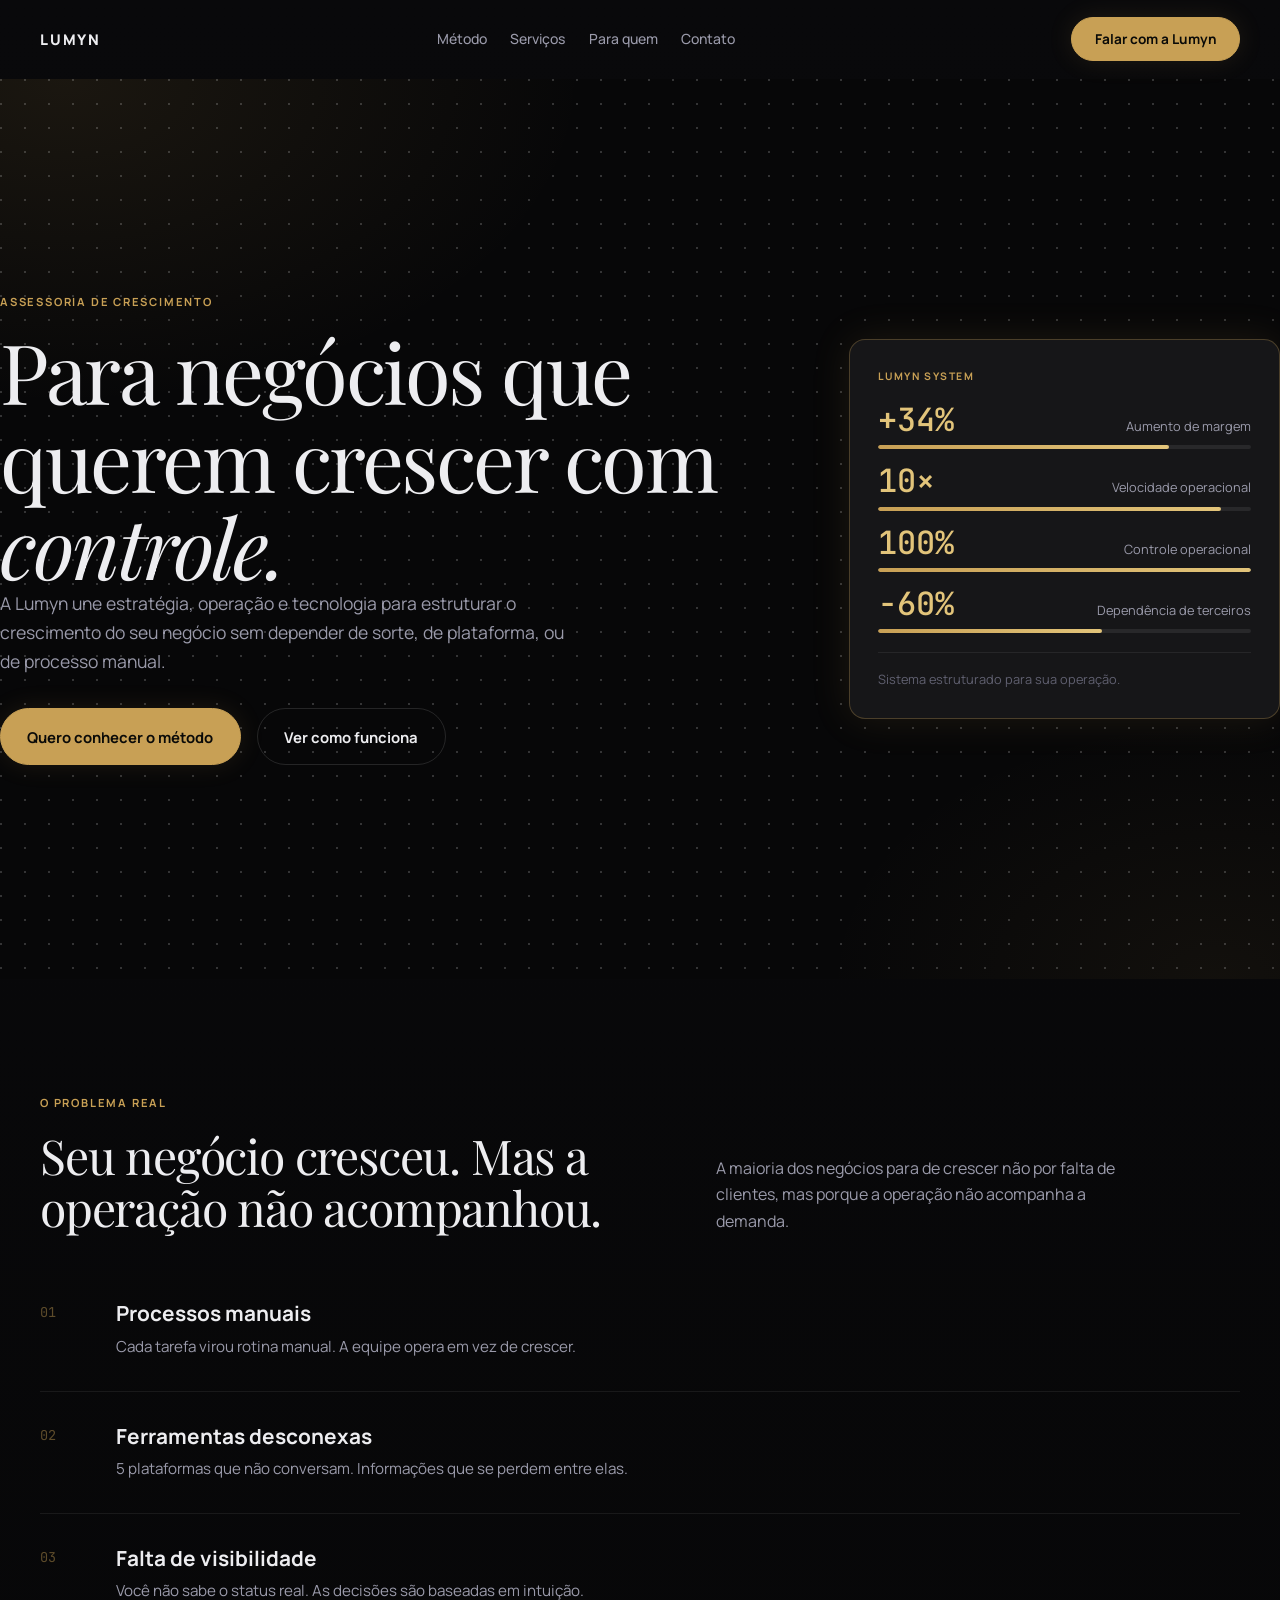
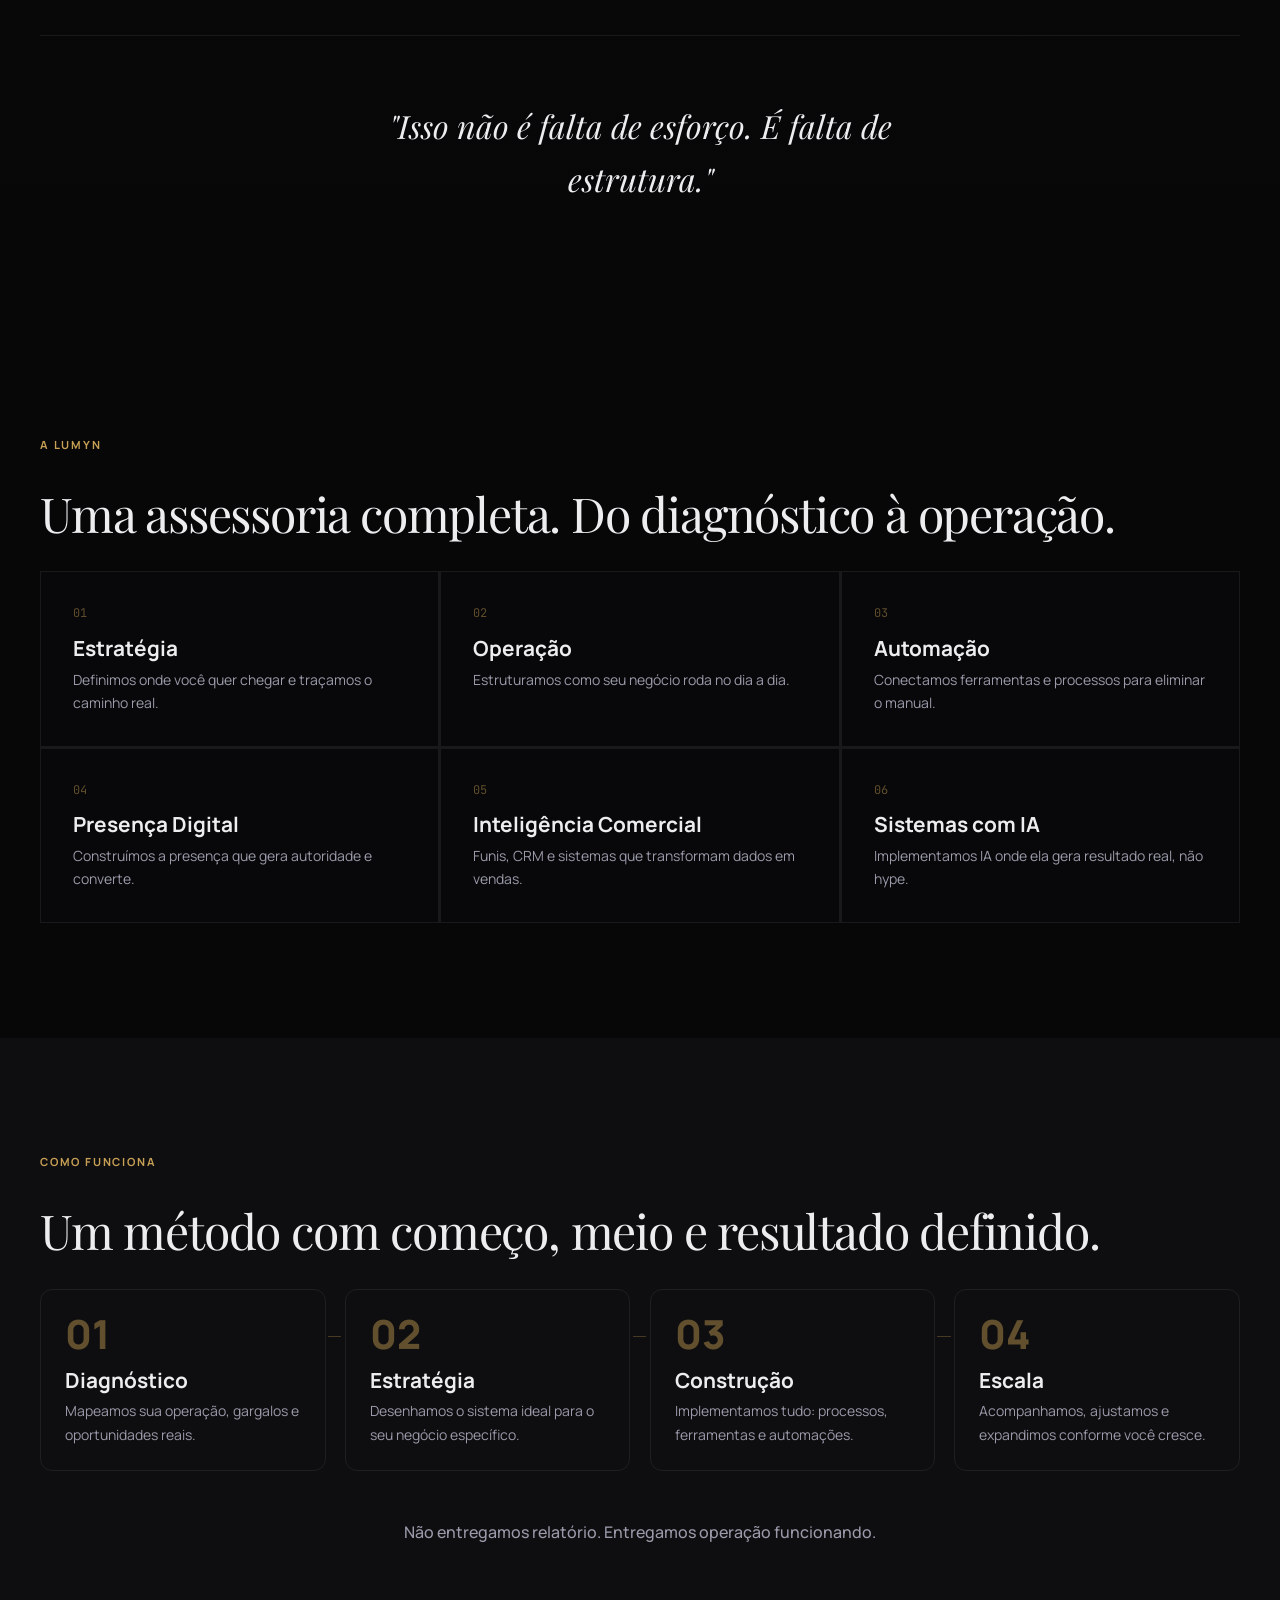
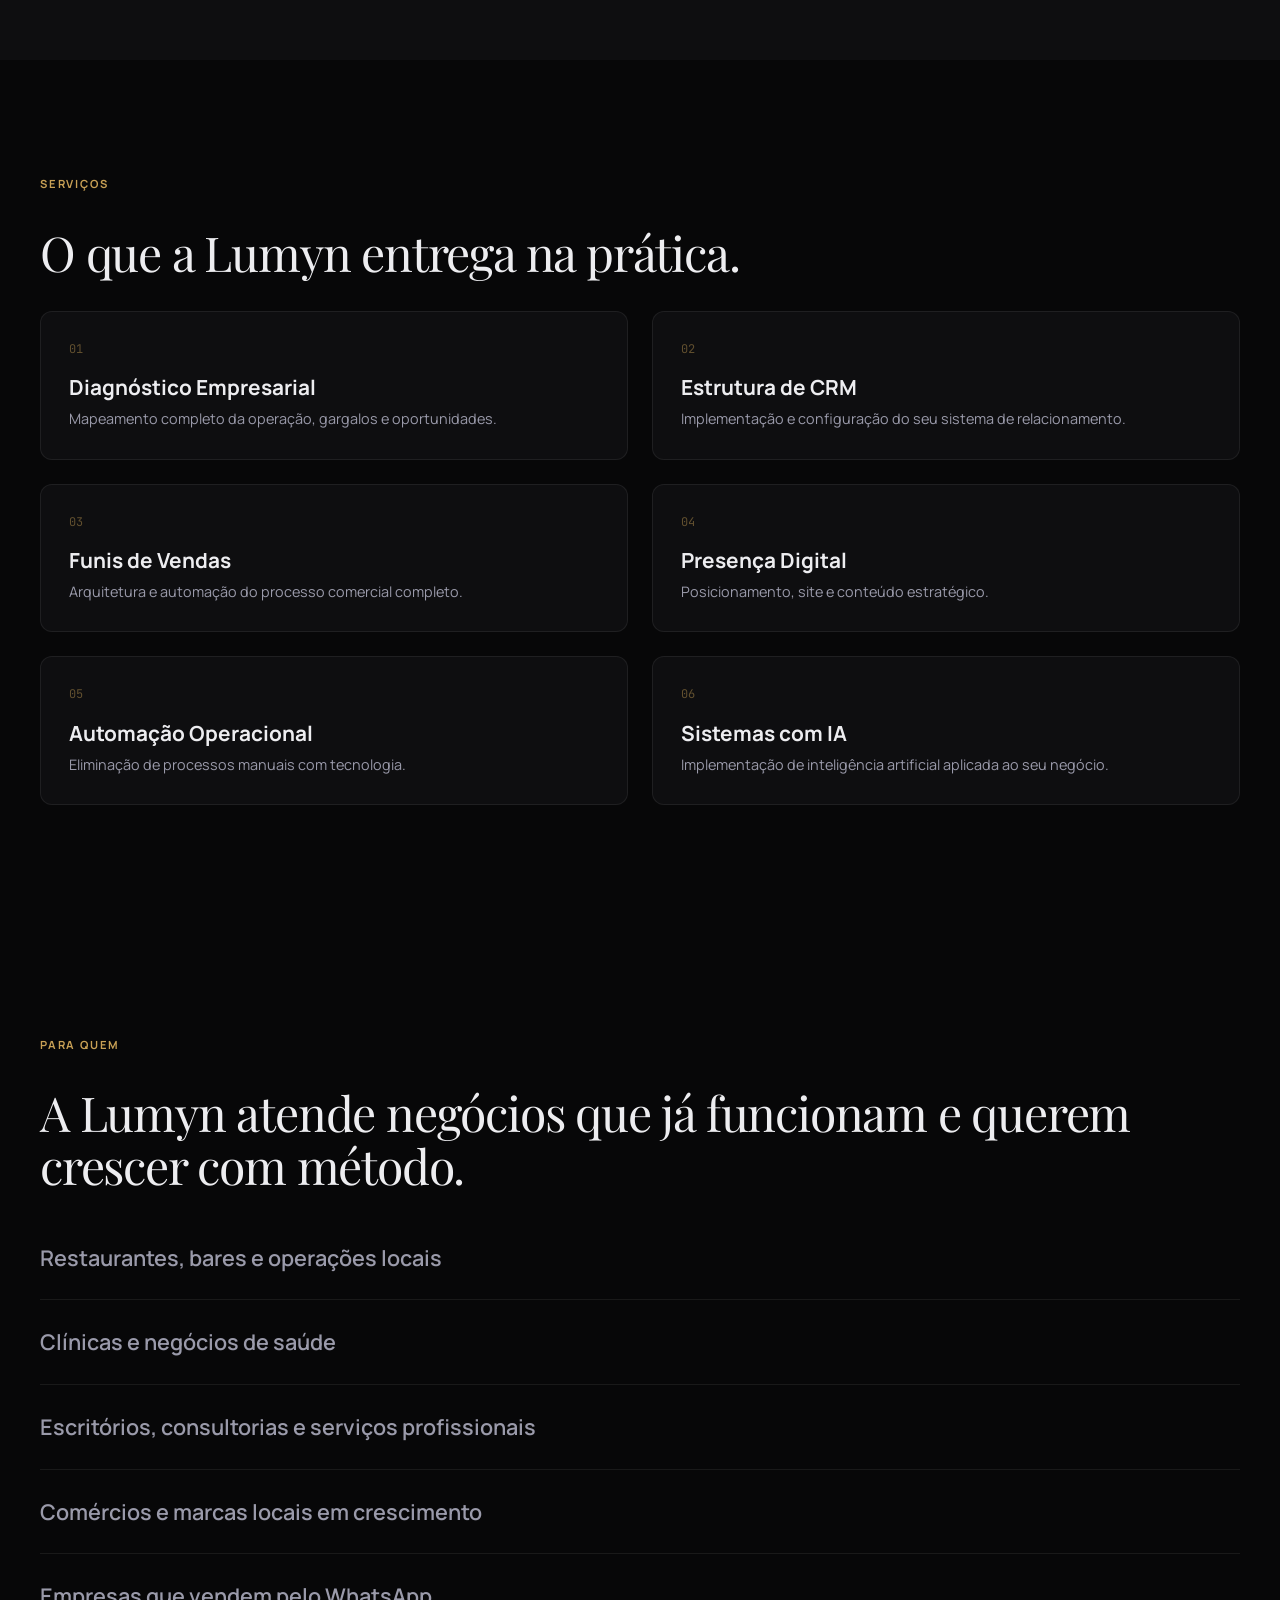
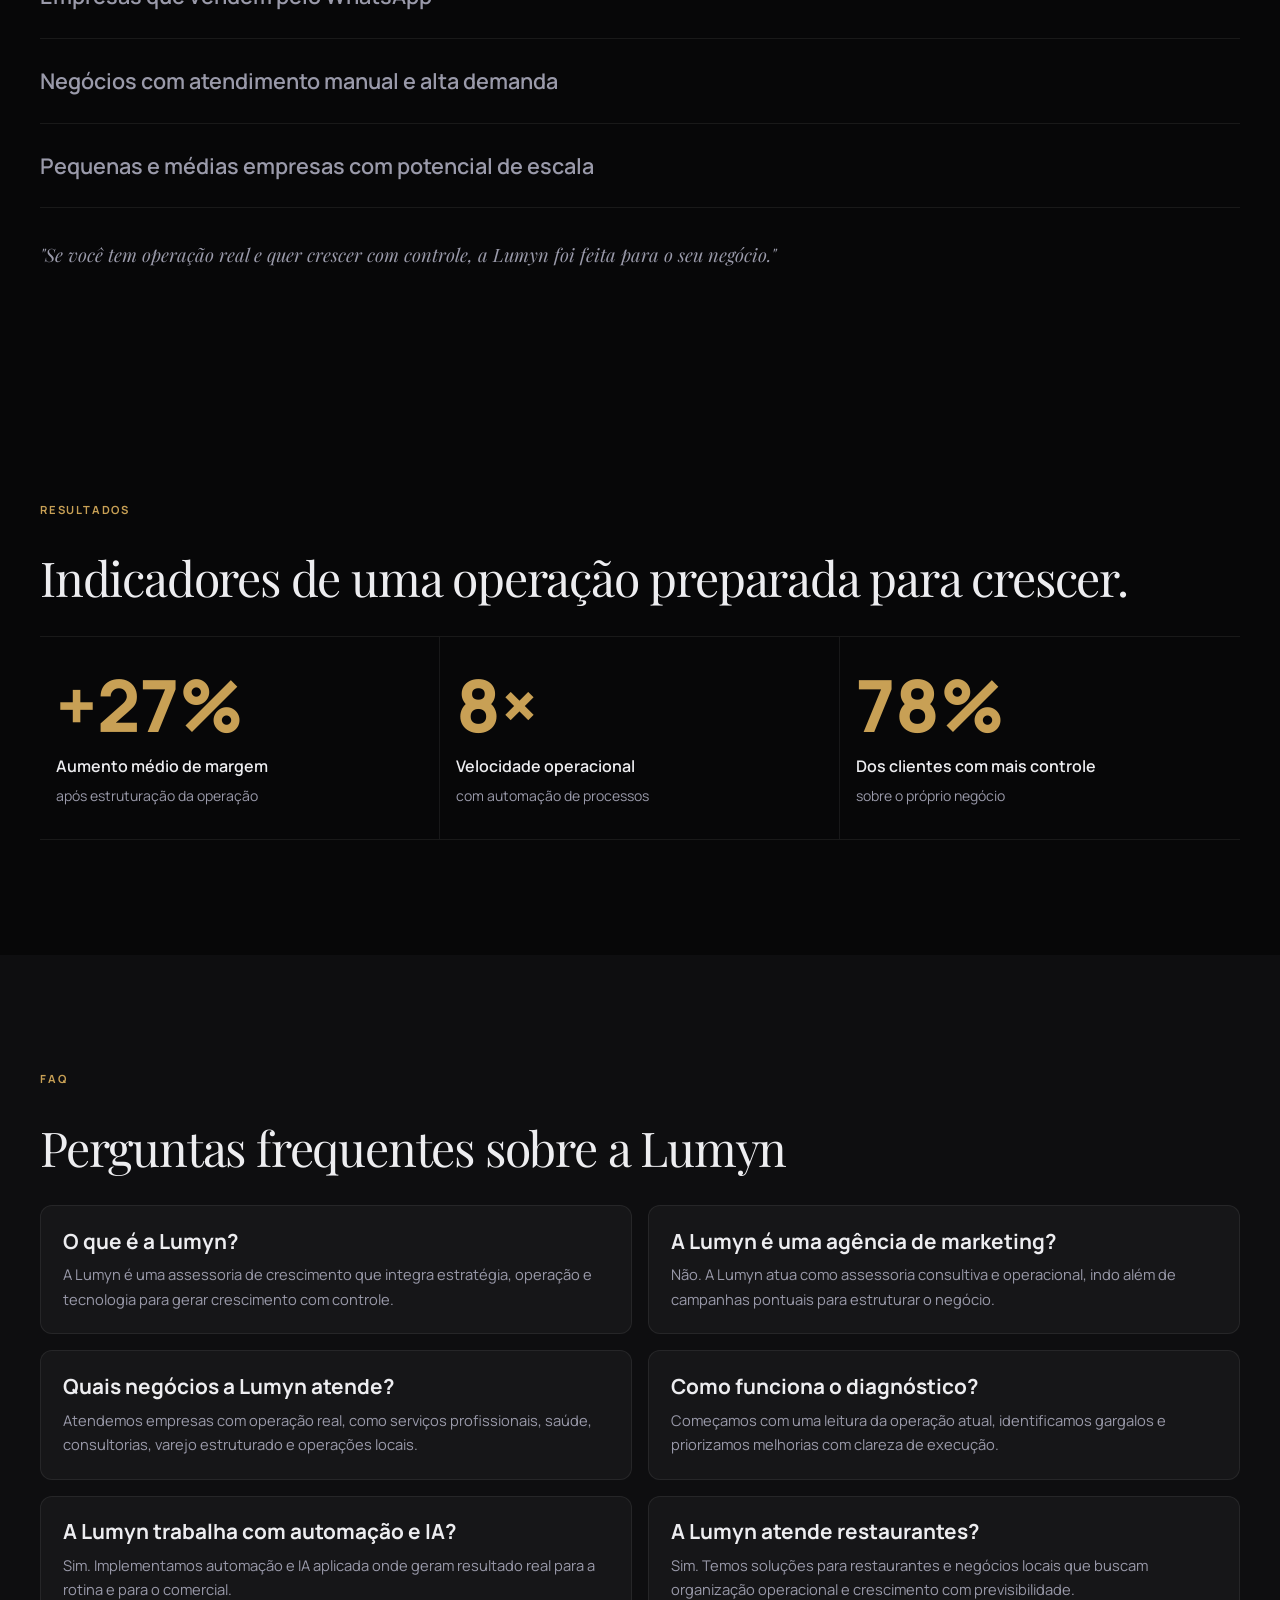
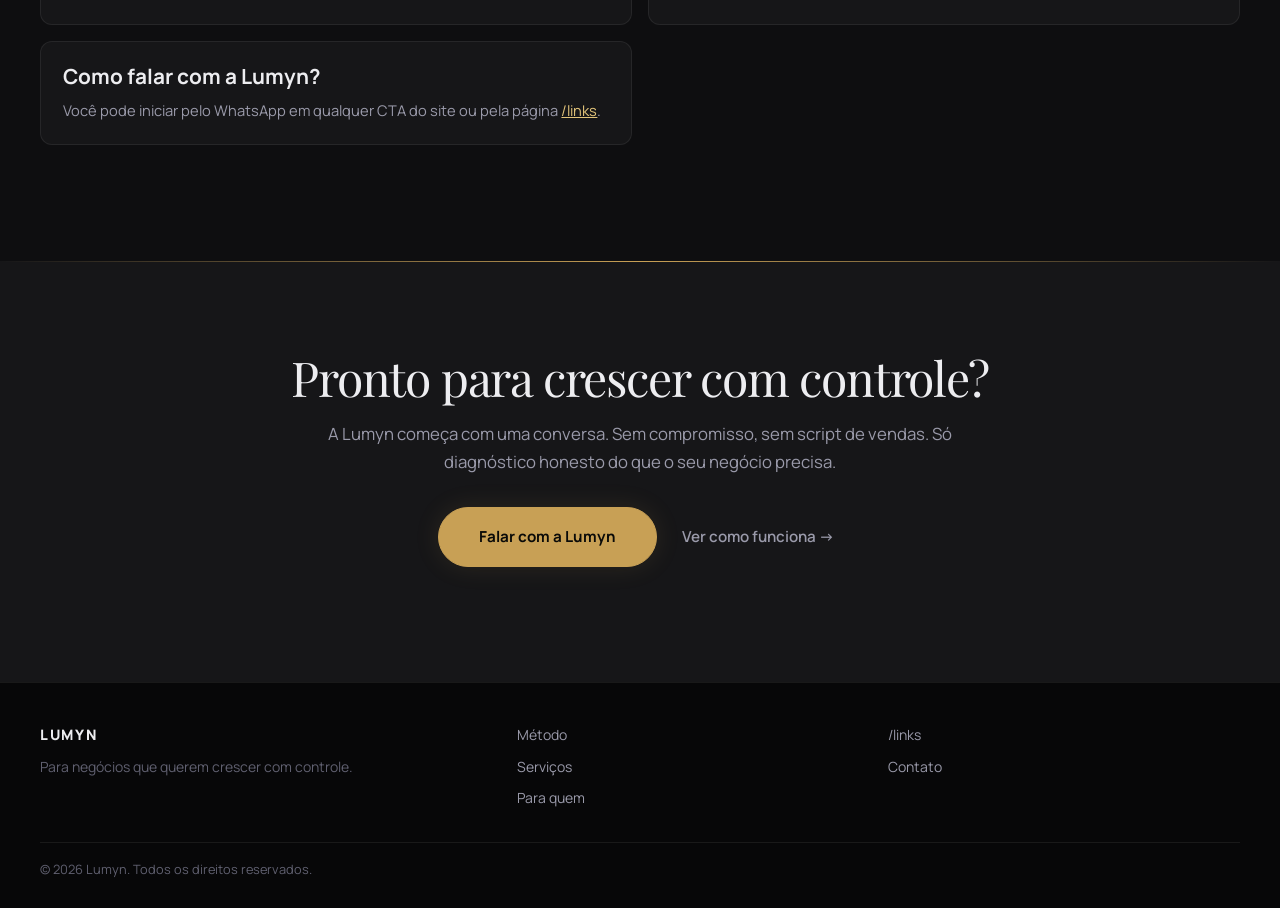
<file: index.html>
<!DOCTYPE html>
<html lang="pt-BR">
<head>
  <meta charset="UTF-8">
  <meta name="viewport" content="width=device-width, initial-scale=1.0">
  <title>Lumyn — Assessoria de Crescimento, Operação e Automação</title>
  <meta name="description" content="A Lumyn ajuda negócios a crescer com controle, unindo estratégia, operação, automação, CRM, IA aplicada e presença digital.">
  <meta name="theme-color" content="#070708">
  <meta name="robots" content="index,follow,max-image-preview:large,max-snippet:-1,max-video-preview:-1">
  <meta name="facebook-domain-verification" content="zssi4ctmfpt3q04n0dohrtvfru262a" />
  <link rel="canonical" href="https://lumynassessoria.com/">
  <link rel="icon" type="image/svg+xml" href="/assets/favicon.svg">
  <script type="text/javascript">(function(c,l,a,r,i,t,y){c[a]=c[a]||function(){(c[a].q=c[a].q||[]).push(arguments)};t=l.createElement(r);t.async=1;t.src="https://www.clarity.ms/tag/"+i;y=l.getElementsByTagName(r)[0];y.parentNode.insertBefore(t,y)})(window,document,"clarity","script","wqw9ibx7ou");</script>
  <link rel="apple-touch-icon" href="/assets/favicon.svg">

  <meta property="og:type" content="website">
  <meta property="og:site_name" content="Lumyn">
  <meta property="og:title" content="Lumyn — Assessoria de Crescimento, Operação e Automação">
  <meta property="og:description" content="A Lumyn ajuda negócios a crescer com controle, unindo estratégia, operação, automação, CRM, IA aplicada e presença digital.">
  <meta property="og:url" content="https://lumynassessoria.com/">
  <meta property="og:image" content="https://lumynassessoria.com/assets/og/lumyn-og.png">
  <meta property="og:image:alt" content="Lumyn assessoria de crescimento">
  <meta property="og:locale" content="pt_BR">

  <meta name="twitter:card" content="summary_large_image">
  <meta name="twitter:title" content="Lumyn — Assessoria de Crescimento, Operação e Automação">
  <meta name="twitter:description" content="A Lumyn ajuda negócios a crescer com controle, unindo estratégia, operação, automação, CRM, IA aplicada e presença digital.">
  <meta name="twitter:image" content="https://lumynassessoria.com/assets/og/lumyn-og.png">
  <meta name="twitter:image:alt" content="Lumyn assessoria de crescimento">

  <link rel="preconnect" href="https://fonts.googleapis.com">
  <link rel="preconnect" href="https://fonts.gstatic.com" crossorigin>
  <link href="https://fonts.googleapis.com/css2?family=Manrope:wght@400;500;600;700;800&family=Playfair+Display:ital,wght@0,400;0,500;1,400;1,500&family=JetBrains+Mono:wght@400;500&display=swap" rel="stylesheet">
  <link rel="stylesheet" href="./styles.css">
</head>
<body>
  <header class="site-header">
    <div class="container header-inner">
      <a class="brand" href="#inicio" aria-label="Lumyn">LUMYN</a>
      <nav class="site-nav" aria-label="Navegação principal">
        <a href="#metodo">Método</a>
        <a href="#servicos">Serviços</a>
        <a href="#para-quem">Para quem</a>
        <a href="#contato">Contato</a>
      </nav>
      <a
        class="btn btn-primary btn-header"
        data-whatsapp="Olá, Lumyn. Quero falar sobre crescimento com controle."
        data-track="click_whatsapp"
        data-track-location="header">
        Falar com a Lumyn
      </a>
    </div>
  </header>

  <main>
    <section class="hero" id="inicio">
      <div class="container hero-grid">
        <div class="hero-copy">
          <p class="eyebrow">ASSESSORIA DE CRESCIMENTO</p>
          <h1>Para negócios que querem crescer com <span>controle.</span></h1>
          <p class="hero-subtitle">
            A Lumyn une estratégia, operação e tecnologia para estruturar o crescimento do seu negócio
            sem depender de sorte, de plataforma, ou de processo manual.
          </p>
          <div class="hero-actions">
            <a class="btn btn-primary" href="#metodo" data-track="click_diagnostico" data-track-location="hero_primary">
              Quero conhecer o método
            </a>
            <a class="btn btn-outline" href="#metodo" data-track="click_diagnostico" data-track-location="hero_secondary">
              Ver como funciona
            </a>
          </div>
        </div>

        <aside class="dashboard-panel" aria-label="Painel de resultados Lumyn">
          <p class="panel-kicker">LUMYN SYSTEM</p>

          <div class="panel-metric">
            <div class="metric-text">
              <strong>+34%</strong>
              <span>Aumento de margem</span>
            </div>
            <div class="metric-progress">
              <span class="metric-progress-fill" style="--target: 78%; --delay: 0.06s;"></span>
            </div>
          </div>

          <div class="panel-metric">
            <div class="metric-text">
              <strong>10×</strong>
              <span>Velocidade operacional</span>
            </div>
            <div class="metric-progress">
              <span class="metric-progress-fill" style="--target: 92%; --delay: 0.18s;"></span>
            </div>
          </div>

          <div class="panel-metric">
            <div class="metric-text">
              <strong>100%</strong>
              <span>Controle operacional</span>
            </div>
            <div class="metric-progress">
              <span class="metric-progress-fill" style="--target: 100%; --delay: 0.30s;"></span>
            </div>
          </div>

          <div class="panel-metric">
            <div class="metric-text">
              <strong>−60%</strong>
              <span>Dependência de terceiros</span>
            </div>
            <div class="metric-progress">
              <span class="metric-progress-fill" style="--target: 60%; --delay: 0.42s;"></span>
            </div>
          </div>

          <p class="panel-footnote">Sistema estruturado para sua operação.</p>
        </aside>
      </div>
    </section>

    <section class="section" id="problema">
      <div class="container">
        <div class="section-head split-head">
          <div>
            <p class="eyebrow">O PROBLEMA REAL</p>
            <h2>Seu negócio cresceu. Mas a operação não acompanhou.</h2>
          </div>
          <p class="section-lead">
            A maioria dos negócios para de crescer não por falta de clientes,
            mas porque a operação não acompanha a demanda.
          </p>
        </div>

        <div class="editorial-list">
          <article class="editorial-item">
            <span class="editorial-number">01</span>
            <div class="editorial-content">
              <h3>Processos manuais</h3>
              <p>Cada tarefa virou rotina manual. A equipe opera em vez de crescer.</p>
            </div>
          </article>

          <article class="editorial-item">
            <span class="editorial-number">02</span>
            <div class="editorial-content">
              <h3>Ferramentas desconexas</h3>
              <p>5 plataformas que não conversam. Informações que se perdem entre elas.</p>
            </div>
          </article>

          <article class="editorial-item">
            <span class="editorial-number">03</span>
            <div class="editorial-content">
              <h3>Falta de visibilidade</h3>
              <p>Você não sabe o status real. As decisões são baseadas em intuição.</p>
            </div>
          </article>
        </div>

        <p class="problem-quote">"Isso não é falta de esforço. É falta de estrutura."</p>
      </div>
    </section>

    <section class="section" id="lumyn">
      <div class="container">
        <div class="section-head">
          <p class="eyebrow">A LUMYN</p>
          <h2>Uma assessoria completa. Do diagnóstico à operação.</h2>
        </div>

        <div class="lumyn-grid">
          <article class="lumyn-cell card">
            <span>01</span>
            <h3>Estratégia</h3>
            <p>Definimos onde você quer chegar e traçamos o caminho real.</p>
          </article>
          <article class="lumyn-cell card">
            <span>02</span>
            <h3>Operação</h3>
            <p>Estruturamos como seu negócio roda no dia a dia.</p>
          </article>
          <article class="lumyn-cell card">
            <span>03</span>
            <h3>Automação</h3>
            <p>Conectamos ferramentas e processos para eliminar o manual.</p>
          </article>
          <article class="lumyn-cell card">
            <span>04</span>
            <h3>Presença Digital</h3>
            <p>Construímos a presença que gera autoridade e converte.</p>
          </article>
          <article class="lumyn-cell card">
            <span>05</span>
            <h3>Inteligência Comercial</h3>
            <p>Funis, CRM e sistemas que transformam dados em vendas.</p>
          </article>
          <article class="lumyn-cell card">
            <span>06</span>
            <h3>Sistemas com IA</h3>
            <p>Implementamos IA onde ela gera resultado real, não hype.</p>
          </article>
        </div>
      </div>
    </section>

    <section class="section method-section" id="metodo">
      <div class="container">
        <div class="section-head">
          <p class="eyebrow">COMO FUNCIONA</p>
          <h2>Um método com começo, meio e resultado definido.</h2>
        </div>

        <div class="method-grid">
          <article class="method-step card">
            <span class="method-number">01</span>
            <h3>Diagnóstico</h3>
            <p>Mapeamos sua operação, gargalos e oportunidades reais.</p>
          </article>
          <article class="method-step card">
            <span class="method-number">02</span>
            <h3>Estratégia</h3>
            <p>Desenhamos o sistema ideal para o seu negócio específico.</p>
          </article>
          <article class="method-step card">
            <span class="method-number">03</span>
            <h3>Construção</h3>
            <p>Implementamos tudo: processos, ferramentas e automações.</p>
          </article>
          <article class="method-step card">
            <span class="method-number">04</span>
            <h3>Escala</h3>
            <p>Acompanhamos, ajustamos e expandimos conforme você cresce.</p>
          </article>
        </div>

        <p class="method-note">Não entregamos relatório. Entregamos operação funcionando.</p>
      </div>
    </section>

    <section class="section" id="servicos">
      <div class="container">
        <div class="section-head">
          <p class="eyebrow">SERVIÇOS</p>
          <h2>O que a Lumyn entrega na prática.</h2>
        </div>

        <div class="services-grid">
          <article class="service-card card">
            <span>01</span>
            <h3>Diagnóstico Empresarial</h3>
            <p>Mapeamento completo da operação, gargalos e oportunidades.</p>
          </article>
          <article class="service-card card">
            <span>02</span>
            <h3>Estrutura de CRM</h3>
            <p>Implementação e configuração do seu sistema de relacionamento.</p>
          </article>
          <article class="service-card card">
            <span>03</span>
            <h3>Funis de Vendas</h3>
            <p>Arquitetura e automação do processo comercial completo.</p>
          </article>
          <article class="service-card card">
            <span>04</span>
            <h3>Presença Digital</h3>
            <p>Posicionamento, site e conteúdo estratégico.</p>
          </article>
          <article class="service-card card">
            <span>05</span>
            <h3>Automação Operacional</h3>
            <p>Eliminação de processos manuais com tecnologia.</p>
          </article>
          <article class="service-card card">
            <span>06</span>
            <h3>Sistemas com IA</h3>
            <p>Implementação de inteligência artificial aplicada ao seu negócio.</p>
          </article>
        </div>
      </div>
    </section>

    <section class="section" id="para-quem">
      <div class="container">
        <div class="section-head">
          <p class="eyebrow">PARA QUEM</p>
          <h2>A Lumyn atende negócios que já funcionam e querem crescer com método.</h2>
        </div>

        <div class="niche-list">
          <article class="niche-item">
            <p id="restaurantes">Restaurantes, bares e operações locais</p>
            <span aria-hidden="true">→</span>
          </article>
          <article class="niche-item">
            <p>Clínicas e negócios de saúde</p>
            <span aria-hidden="true">→</span>
          </article>
          <article class="niche-item">
            <p>Escritórios, consultorias e serviços profissionais</p>
            <span aria-hidden="true">→</span>
          </article>
          <article class="niche-item">
            <p>Comércios e marcas locais em crescimento</p>
            <span aria-hidden="true">→</span>
          </article>
          <article class="niche-item">
            <p>Empresas que vendem pelo WhatsApp</p>
            <span aria-hidden="true">→</span>
          </article>
          <article class="niche-item">
            <p>Negócios com atendimento manual e alta demanda</p>
            <span aria-hidden="true">→</span>
          </article>
          <article class="niche-item">
            <p>Pequenas e médias empresas com potencial de escala</p>
            <span aria-hidden="true">→</span>
          </article>
        </div>

        <p class="niche-note">
          "Se você tem operação real e quer crescer com controle, a Lumyn foi feita para o seu negócio."
        </p>
      </div>
    </section>

    <section class="section" id="resultados">
      <div class="container">
        <div class="section-head">
          <p class="eyebrow">RESULTADOS</p>
          <h2>Indicadores de uma operação preparada para crescer.</h2>
        </div>

        <div class="results-grid">
          <article class="result-item">
            <strong class="result-value" data-counter="34" data-prefix="+" data-suffix="%">+0%</strong>
            <p class="result-title">Aumento médio de margem</p>
            <p class="result-copy">após estruturação da operação</p>
          </article>
          <article class="result-item">
            <strong class="result-value" data-counter="10" data-suffix="×">0×</strong>
            <p class="result-title">Velocidade operacional</p>
            <p class="result-copy">com automação de processos</p>
          </article>
          <article class="result-item">
            <strong class="result-value" data-counter="100" data-suffix="%">0%</strong>
            <p class="result-title">Dos clientes com mais controle</p>
            <p class="result-copy">sobre o próprio negócio</p>
          </article>
        </div>
      </div>
    </section>

    <section class="section faq-section" id="faq">
      <div class="container">
        <div class="section-head">
          <p class="eyebrow">FAQ</p>
          <h2>Perguntas frequentes sobre a Lumyn</h2>
        </div>

        <div class="faq-grid">
          <article class="faq-item card">
            <h3>O que é a Lumyn?</h3>
            <p>A Lumyn é uma assessoria de crescimento que integra estratégia, operação e tecnologia para gerar crescimento com controle.</p>
          </article>
          <article class="faq-item card">
            <h3>A Lumyn é uma agência de marketing?</h3>
            <p>Não. A Lumyn atua como assessoria consultiva e operacional, indo além de campanhas pontuais para estruturar o negócio.</p>
          </article>
          <article class="faq-item card">
            <h3>Quais negócios a Lumyn atende?</h3>
            <p>Atendemos empresas com operação real, como serviços profissionais, saúde, consultorias, varejo estruturado e operações locais.</p>
          </article>
          <article class="faq-item card">
            <h3>Como funciona o diagnóstico?</h3>
            <p>Começamos com uma leitura da operação atual, identificamos gargalos e priorizamos melhorias com clareza de execução.</p>
          </article>
          <article class="faq-item card">
            <h3>A Lumyn trabalha com automação e IA?</h3>
            <p>Sim. Implementamos automação e IA aplicada onde geram resultado real para a rotina e para o comercial.</p>
          </article>
          <article class="faq-item card">
            <h3>A Lumyn atende restaurantes?</h3>
            <p>Sim. Temos soluções para restaurantes e negócios locais que buscam organização operacional e crescimento com previsibilidade.</p>
          </article>
          <article class="faq-item card">
            <h3>Como falar com a Lumyn?</h3>
            <p>Você pode iniciar pelo WhatsApp em qualquer CTA do site ou pela página <a href="/links" class="faq-link">/links</a>.</p>
          </article>
        </div>
      </div>
    </section>

    <section class="section cta-final" id="contato">
      <div class="cta-separator" aria-hidden="true"></div>
      <div class="container">
        <div class="final-cta-inner">
          <h2>Pronto para crescer com controle?</h2>
          <p>
            A Lumyn começa com uma conversa. Sem compromisso, sem script de vendas.
            Só diagnóstico honesto do que o seu negócio precisa.
          </p>
          <div class="final-actions">
            <a
              class="btn btn-primary btn-large"
              data-whatsapp="Olá, Lumyn. Quero iniciar um diagnóstico do meu negócio."
              data-track="click_whatsapp"
              data-track-location="cta_final">
              Falar com a Lumyn
            </a>
            <a class="btn btn-ghost-link" href="#metodo" data-track="click_diagnostico" data-track-location="cta_final">
              Ver como funciona →
            </a>
          </div>
        </div>
      </div>
    </section>
  </main>

  <footer class="site-footer">
    <div class="container footer-grid">
      <div>
        <p class="footer-brand">LUMYN</p>
        <p class="footer-text" data-brand-tagline>Para negócios que querem crescer com controle.</p>
      </div>
      <nav class="footer-links" aria-label="Links do rodapé">
        <a href="#metodo">Método</a>
        <a href="#servicos">Serviços</a>
        <a href="#para-quem">Para quem</a>
      </nav>
      <nav class="footer-links" aria-label="Social">
        <a href="/links">/links</a>
        <a href="#contato">Contato</a>
      </nav>
    </div>
    <div class="container footer-bottom">
      <p>© <span id="year"></span> Lumyn. Todos os direitos reservados.</p>
    </div>
  </footer>

  <script src="./config.js"></script>
  <script src="./site.js"></script>
  <script src="./script.js"></script>
</body>
</html>
</file>
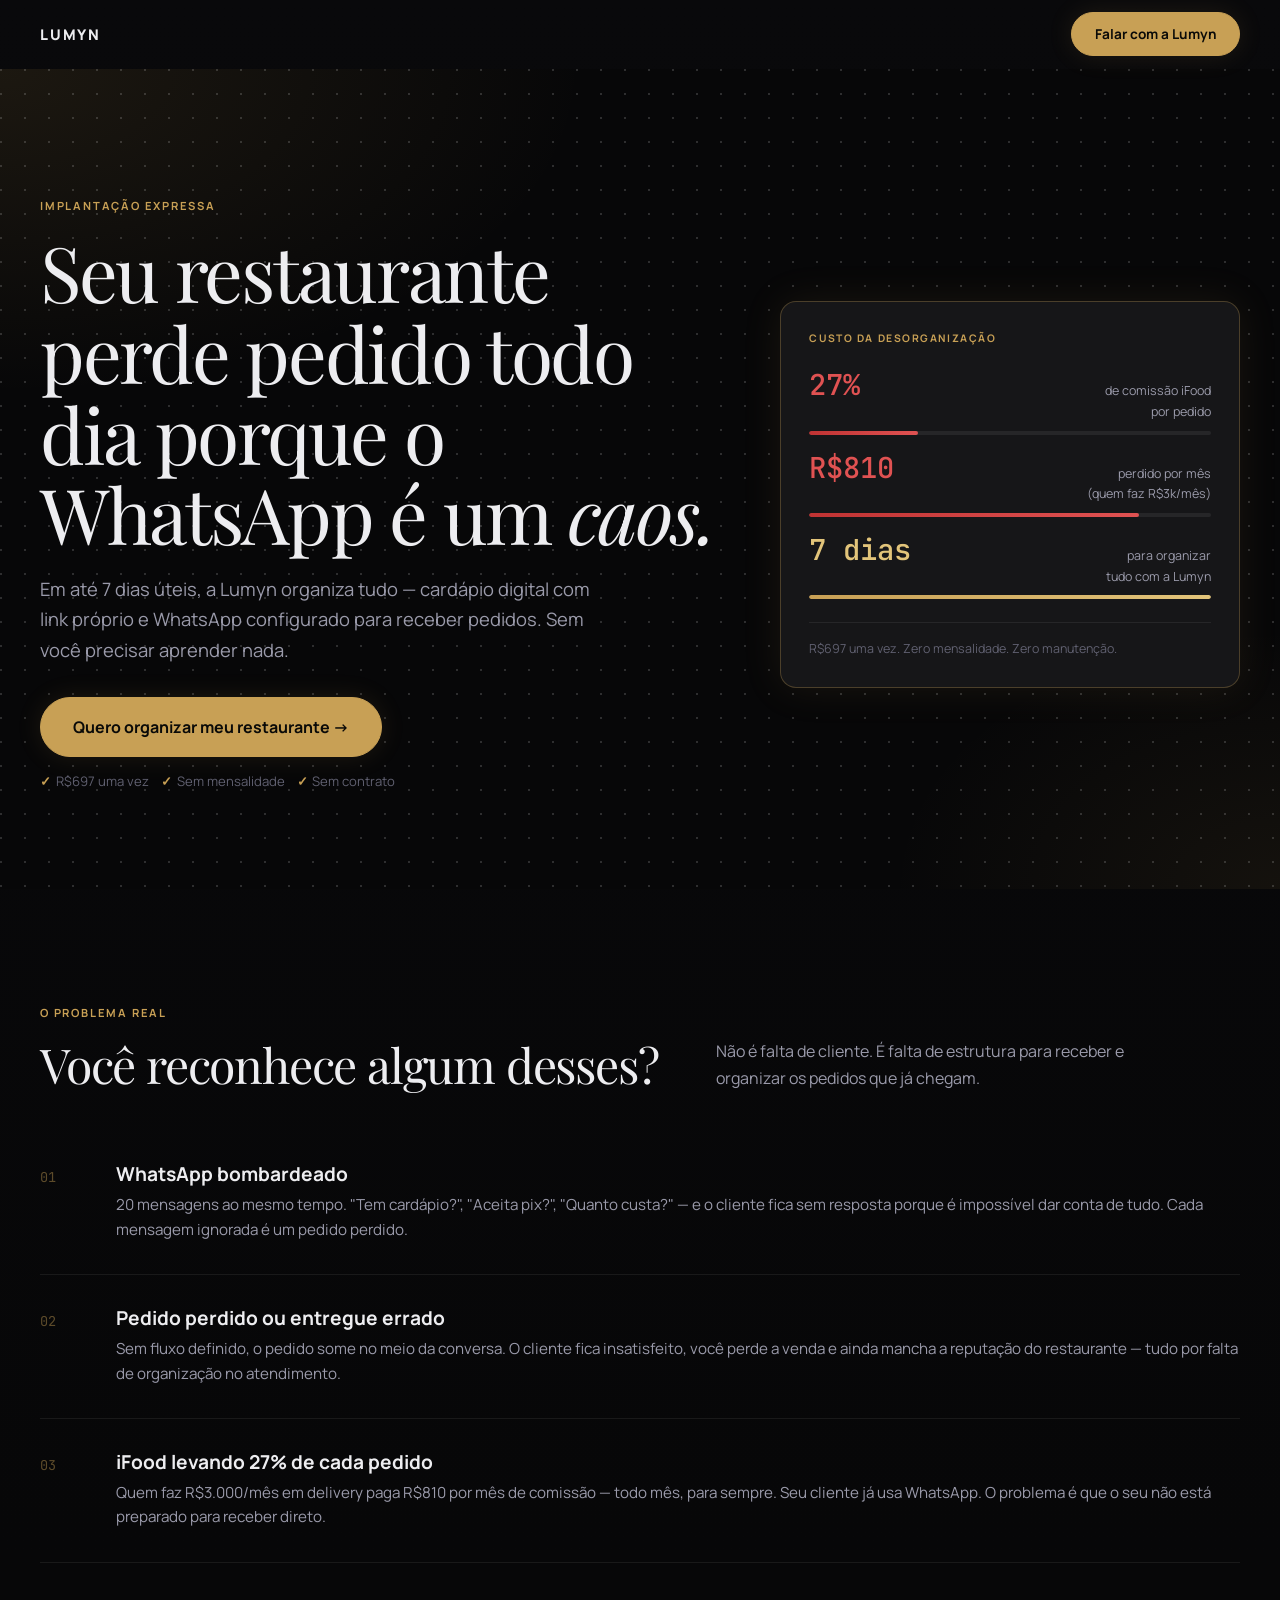
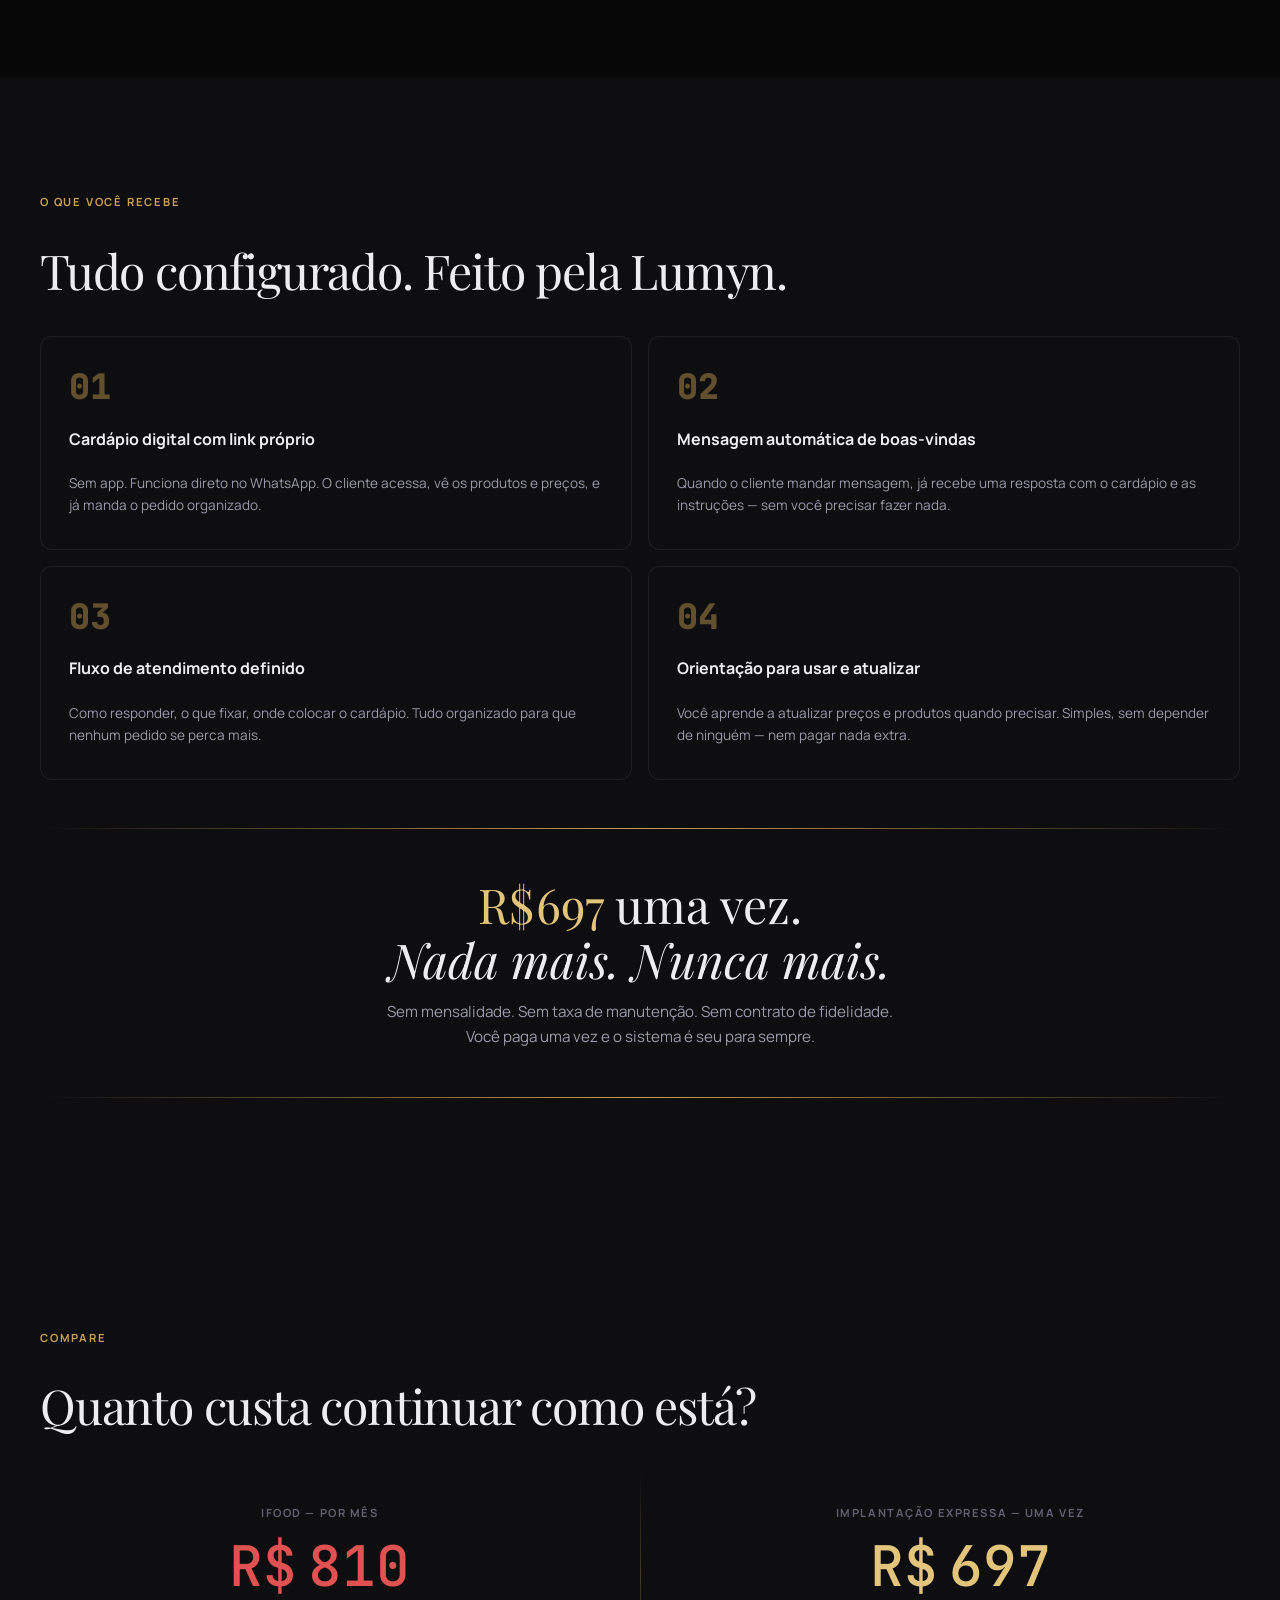
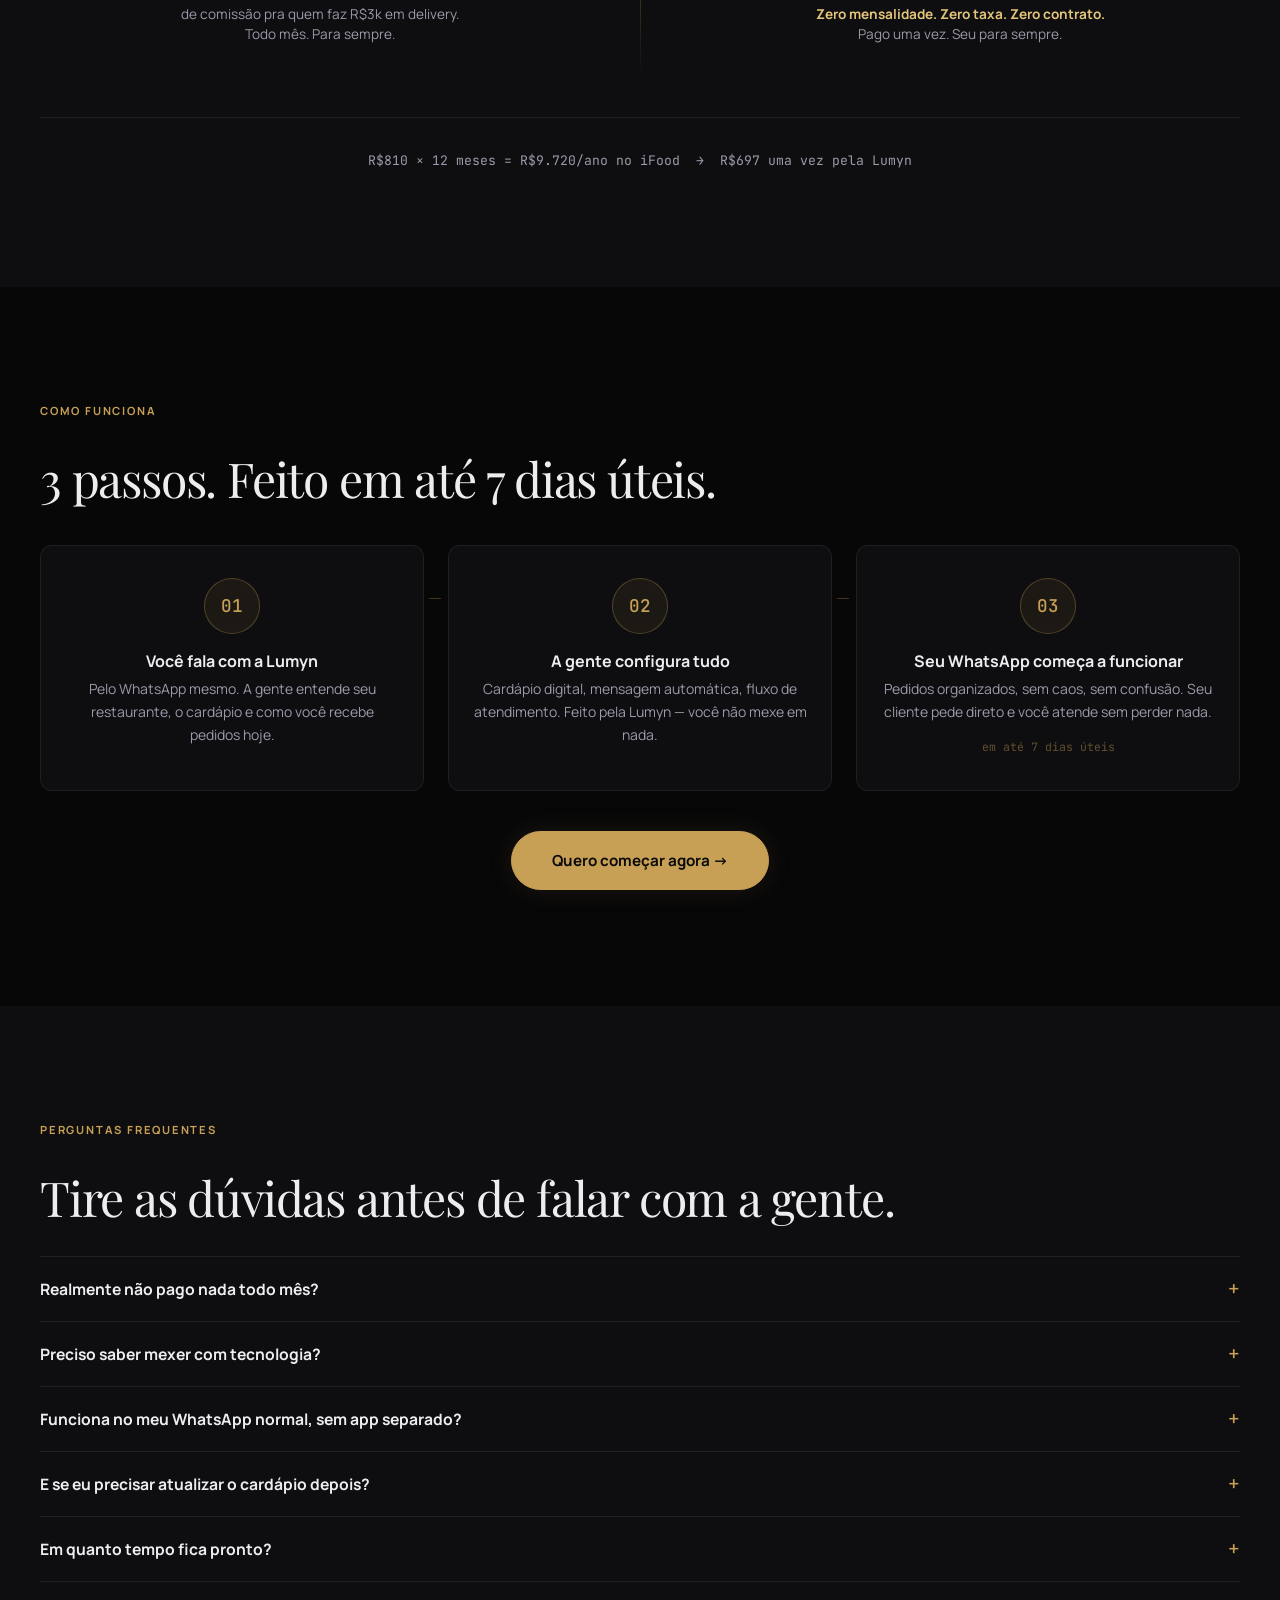
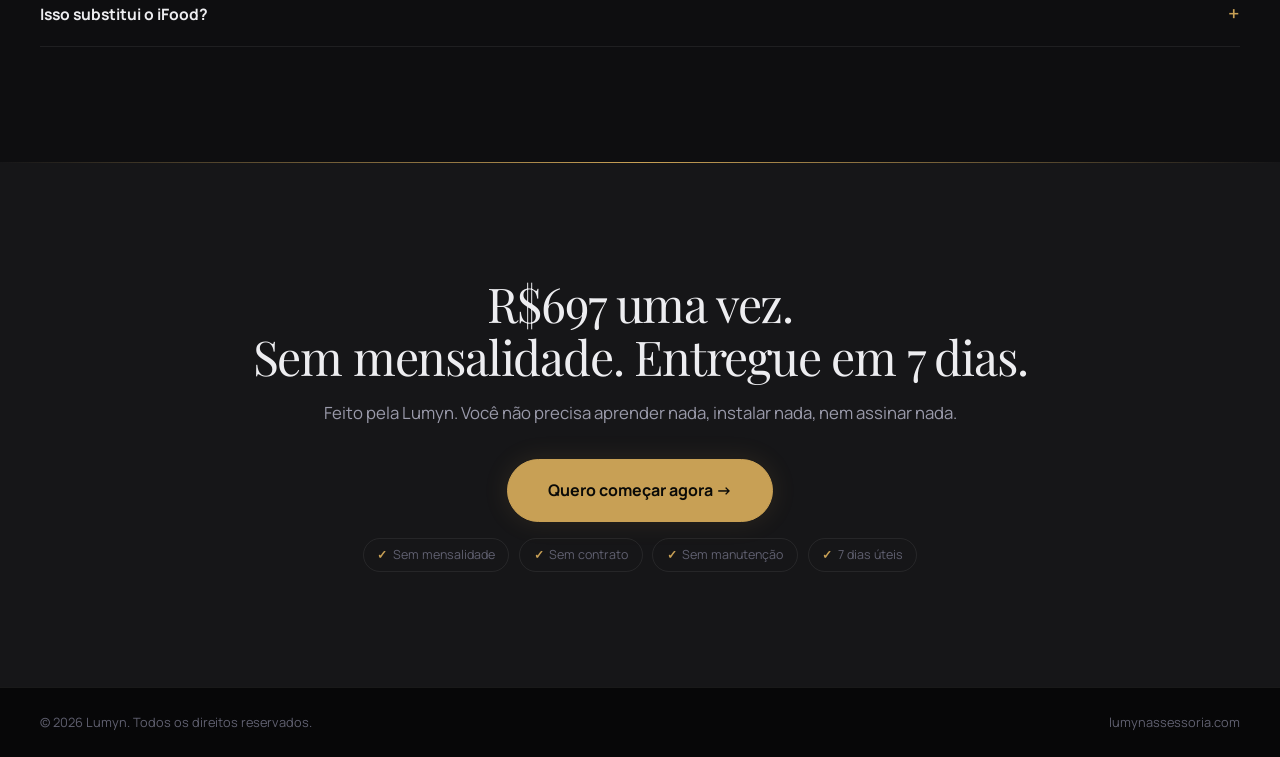
<file: implantacao/index.html>
<!DOCTYPE html>
<html lang="pt-BR">
<head>
  <meta charset="UTF-8">
  <meta name="viewport" content="width=device-width, initial-scale=1.0">
  <title>Cardápio Digital + WhatsApp Organizado — Lumyn</title>
  <meta name="description" content="Cardápio digital com link próprio e WhatsApp organizado para receber pedidos. Implantado em até 7 dias. R$697 uma vez, sem mensalidade.">
  <meta name="robots" content="noindex,nofollow">
  <meta name="theme-color" content="#070708">

  <meta property="og:type" content="website">
  <meta property="og:title" content="Cardápio Digital + WhatsApp Organizado — Lumyn">
  <meta property="og:description" content="R$697 uma vez. Sem mensalidade. Implantado em até 7 dias úteis.">
  <meta property="og:locale" content="pt_BR">

  <link rel="icon" type="image/svg+xml" href="/assets/favicon.svg">
  <link rel="preconnect" href="https://fonts.googleapis.com">
  <link rel="preconnect" href="https://fonts.gstatic.com" crossorigin>
  <link href="https://fonts.googleapis.com/css2?family=Manrope:wght@400;500;600;700;800&family=Playfair+Display:ital,wght@0,400;0,500;1,400;1,500&family=JetBrains+Mono:wght@400;500&display=swap" rel="stylesheet">
  <link rel="stylesheet" href="../styles.css">

  <style>
    /* ── Header mínimo ── */

    .lp-header {
      position: sticky;
      top: 0;
      z-index: 50;
      border-bottom: 1px solid transparent;
      transition: backdrop-filter 0.3s ease, background-color 0.3s ease, border-color 0.3s ease;
    }

    .lp-header.scrolled {
      backdrop-filter: blur(16px);
      background: rgba(7, 7, 8, 0.9);
      border-color: var(--border-subtle);
    }

    .lp-header-inner {
      min-height: 68px;
      display: flex;
      align-items: center;
      justify-content: space-between;
      gap: 1rem;
    }

    /* ── Hero ── */

    .lp-hero {
      position: relative;
      padding: clamp(5rem, 10vw, 8rem) 0 clamp(4rem, 8vw, 6rem);
      background:
        radial-gradient(ellipse 900px 500px at 0% 0%, rgba(200, 160, 85, 0.11), transparent 65%),
        radial-gradient(ellipse 600px 400px at 100% 100%, rgba(200, 160, 85, 0.07), transparent 65%),
        #070708;
      isolation: isolate;
    }

    .lp-hero::before {
      content: "";
      position: absolute;
      inset: 0;
      pointer-events: none;
      background-image: url("data:image/svg+xml,%3Csvg xmlns='http://www.w3.org/2000/svg' width='24' height='24' viewBox='0 0 24 24'%3E%3Ccircle cx='1' cy='1' r='1' fill='rgba(255,255,255,0.6)'/%3E%3C/svg%3E");
      background-size: 24px 24px;
      opacity: 0.35;
      z-index: -1;
    }

    .lp-hero-grid {
      display: grid;
      grid-template-columns: 1.2fr 0.8fr;
      align-items: center;
      gap: clamp(2rem, 4vw, 4rem);
    }

    .lp-hero h1 {
      margin-top: 0.75rem;
      font-size: clamp(2.6rem, 6.5vw, 4.8rem);
    }

    .lp-hero-sub {
      margin-top: 1.25rem;
      font-size: clamp(1rem, 2.2vw, 1.15rem);
      color: var(--text-secondary);
      max-width: 52ch;
    }

    .lp-hero-cta {
      margin-top: 2rem;
      display: flex;
      flex-direction: column;
      align-items: flex-start;
      gap: 0.85rem;
    }

    .lp-hero-cta .btn {
      padding: 1rem 2rem;
      font-size: 1rem;
    }

    .lp-zero-tag {
      font-size: 0.82rem;
      color: var(--text-muted);
      display: flex;
      align-items: center;
      gap: 0.75rem;
    }

    .lp-zero-tag span {
      display: flex;
      align-items: center;
      gap: 0.3rem;
    }

    .lp-zero-tag span::before {
      content: "✓";
      color: var(--gold);
      font-weight: 700;
    }

    /* Dashboard panel hero */

    .lp-dashboard {
      border: 1px solid var(--border-gold);
      border-radius: 16px;
      background: var(--bg-elevated);
      padding: 1.75rem;
      box-shadow: 0 0 40px rgba(200, 160, 85, 0.1);
    }

    .lp-dashboard-kicker {
      margin-bottom: 1.5rem;
      font-size: 0.65rem;
      letter-spacing: 0.15em;
      font-weight: 700;
      color: var(--gold);
    }

    .lp-dash-metric + .lp-dash-metric {
      margin-top: 1.2rem;
    }

    .lp-dash-metric-text {
      display: flex;
      justify-content: space-between;
      align-items: baseline;
      gap: 0.5rem;
    }

    .lp-dash-metric-text strong {
      font-family: "JetBrains Mono", monospace;
      font-size: 1.8rem;
      line-height: 1;
      font-weight: 500;
    }

    .lp-dash-metric-text strong.red {
      color: #e05252;
    }

    .lp-dash-metric-text strong.gold {
      color: var(--gold-bright);
    }

    .lp-dash-metric-text span {
      font-size: 0.78rem;
      color: var(--text-secondary);
      text-align: right;
    }

    .lp-dash-bar {
      margin-top: 0.5rem;
      width: 100%;
      height: 4px;
      border-radius: 999px;
      background: rgba(255, 255, 255, 0.07);
      overflow: hidden;
    }

    .lp-dash-bar-fill {
      display: block;
      width: 0;
      height: 100%;
      border-radius: inherit;
    }

    .lp-dash-bar-fill.red {
      background: linear-gradient(90deg, #c03333, #e05252);
    }

    .lp-dash-bar-fill.gold {
      background: linear-gradient(90deg, var(--gold), var(--gold-bright));
    }

    .lp-dashboard.bars-visible .lp-dash-bar-fill {
      animation: grow 0.9s ease forwards;
      animation-delay: var(--delay, 0s);
    }

    .lp-dash-footnote {
      margin-top: 1.4rem;
      padding-top: 1rem;
      border-top: 1px solid var(--border-subtle);
      font-size: 0.78rem;
      color: var(--text-muted);
    }

    /* ── Dores (editorial list) ── */

    .lp-pain-list {
      margin-top: 2.5rem;
    }

    .lp-pain-editorial {
      border-bottom: 1px solid var(--border-subtle);
      padding: 2rem 0;
      display: grid;
      grid-template-columns: 60px 1fr;
      gap: 1rem;
      transition: transform 0.25s ease;
    }

    .lp-pain-number {
      font-family: "JetBrains Mono", monospace;
      font-size: 0.85rem;
      color: var(--gold-muted);
      transition: color 0.25s ease;
      padding-top: 3px;
    }

    .lp-pain-editorial-content {
      transition: transform 0.25s ease;
    }

    .lp-pain-editorial:hover .lp-pain-number {
      color: var(--gold);
    }

    .lp-pain-editorial:hover .lp-pain-editorial-content {
      transform: translateX(4px);
    }

    .lp-pain-editorial-content h3 {
      font-size: clamp(1rem, 2.5vw, 1.2rem);
      font-weight: 700;
    }

    .lp-pain-editorial-content p {
      margin-top: 0.45rem;
      font-size: 0.95rem;
      color: var(--text-secondary);
      line-height: 1.6;
    }

    /* ── Deliverables ── */

    .lp-deliverables {
      margin-top: 2.5rem;
      display: grid;
      grid-template-columns: 1fr 1fr;
      gap: 1rem;
    }

    .lp-deliverable-item {
      display: block;
      padding: 2rem 1.75rem;
      border: 1px solid var(--border-subtle);
      border-radius: var(--radius-card);
      background: var(--bg-surface);
      transition: border-color 0.25s ease, box-shadow 0.25s ease;
    }

    .lp-deliverable-item:hover {
      border-color: var(--border-gold);
      box-shadow: 0 0 24px rgba(200, 160, 85, 0.08);
    }

    .lp-deliverable-num {
      display: block;
      font-family: "JetBrains Mono", monospace;
      font-size: 2.2rem;
      font-weight: 800;
      color: var(--gold-muted);
      line-height: 1;
      margin-bottom: 1rem;
      transition: color 0.25s ease;
    }

    .lp-deliverable-item:hover .lp-deliverable-num {
      color: var(--gold);
    }

    .lp-deliverable-item h4 {
      font-size: 1rem;
      font-weight: 700;
      color: var(--text-primary);
    }

    .lp-deliverable-item p {
      margin-top: 0.3rem;
      font-size: 0.85rem;
      color: var(--text-secondary);
      line-height: 1.6;
    }

    /* ── Zero mensalidade (momento editorial) ── */

    .lp-zero-monthly {
      margin-top: 3rem;
      padding: 3rem 0;
      text-align: center;
      border-top: 1px solid;
      border-bottom: 1px solid;
      border-image: linear-gradient(90deg, transparent, var(--gold), transparent) 1;
      background: transparent;
    }

    .lp-zero-monthly h3 {
      font-family: "Playfair Display", serif;
      font-weight: 400;
      font-size: clamp(2rem, 4vw, 3rem);
      color: var(--text-primary);
      line-height: 1.15;
    }

    .lp-zero-monthly h3 strong {
      color: var(--gold-bright);
      font-weight: 400;
    }

    .lp-zero-monthly p {
      margin-top: 0.75rem;
      font-size: 0.95rem;
      color: var(--text-secondary);
    }

    /* ── Âncora de preço ── */

    .lp-anchor-section {
      background: var(--bg-surface);
    }

    .lp-anchor-grid {
      margin-top: 2.5rem;
      display: grid;
      grid-template-columns: 1fr 1px 1fr;
      gap: 2.5rem;
      align-items: center;
    }

    .lp-anchor-divider {
      width: 1px;
      align-self: stretch;
      background: linear-gradient(180deg, transparent, var(--border-gold), transparent);
    }

    .lp-anchor-side {
      text-align: center;
      padding: 2rem 1.5rem;
    }

    .lp-anchor-label {
      font-size: 0.7rem;
      font-weight: 700;
      letter-spacing: 0.14em;
      text-transform: uppercase;
      color: var(--text-muted);
      margin-bottom: 1rem;
    }

    .lp-anchor-value {
      font-family: "JetBrains Mono", monospace;
      font-size: clamp(2.5rem, 5vw, 3.5rem);
      font-weight: 500;
      line-height: 1;
    }

    .lp-anchor-value.bad {
      color: #e05252;
    }

    .lp-anchor-value.good {
      color: var(--gold-bright);
    }

    .lp-anchor-sub {
      margin-top: 0.6rem;
      font-size: 0.85rem;
      color: var(--text-secondary);
      line-height: 1.5;
    }

    .lp-anchor-sub strong {
      color: var(--gold-bright);
    }

    .lp-anchor-roi {
      margin-top: 2.5rem;
      padding-top: 2rem;
      border-top: 1px solid var(--border-subtle);
      text-align: center;
      font-family: "JetBrains Mono", monospace;
      font-size: 0.82rem;
      color: var(--text-secondary);
    }

    /* ── Como funciona (steps com connectors) ── */

    .lp-steps {
      margin-top: 2.5rem;
      display: grid;
      grid-template-columns: repeat(3, minmax(0, 1fr));
      gap: 1.5rem;
    }

    .lp-step {
      position: relative;
      text-align: center;
      padding: 2rem 1.5rem;
      border: 1px solid var(--border-subtle);
      border-radius: var(--radius-card);
      background: var(--bg-surface);
      transition: border-color 0.25s ease, box-shadow 0.25s ease;
    }

    .lp-step:hover {
      border-color: var(--border-gold);
      box-shadow: 0 0 20px rgba(200, 160, 85, 0.07);
    }

    .lp-step:not(:last-child)::after {
      content: "";
      position: absolute;
      top: 52px;
      left: calc(100% + 0.35rem);
      width: 0.8rem;
      height: 1px;
      background: var(--border-gold);
      pointer-events: none;
    }

    .lp-step-number {
      display: inline-flex;
      align-items: center;
      justify-content: center;
      width: 56px;
      height: 56px;
      border-radius: 50%;
      border: 1px solid var(--border-gold);
      background: rgba(200, 160, 85, 0.08);
      font-family: "JetBrains Mono", monospace;
      font-size: 1.1rem;
      color: var(--gold);
      font-weight: 500;
      margin-bottom: 1.1rem;
    }

    .lp-step h3 {
      font-size: 1rem;
      font-weight: 700;
    }

    .lp-step p {
      margin-top: 0.4rem;
      font-size: 0.875rem;
      color: var(--text-secondary);
    }

    .lp-step-tag {
      display: inline-block;
      margin-top: 0.85rem;
      font-family: "JetBrains Mono", monospace;
      font-size: 0.72rem;
      color: var(--gold-muted);
    }

    /* ── FAQ Accordion ── */

    .lp-faq-section {
      background: var(--bg-surface);
    }

    .lp-faq-list {
      margin-top: 2rem;
      border-top: 1px solid var(--border-subtle);
      background: transparent;
    }

    .lp-faq-item {
      background: transparent;
      border-bottom: 1px solid var(--border-subtle);
      cursor: pointer;
    }

    .lp-faq-question {
      padding: 1.4rem 0;
      display: flex;
      justify-content: space-between;
      align-items: center;
      gap: 1rem;
    }

    .lp-faq-question h3 {
      font-size: 0.98rem;
      font-weight: 700;
      color: var(--text-primary);
    }

    .lp-faq-toggle {
      flex-shrink: 0;
      font-family: "JetBrains Mono", monospace;
      font-size: 1.2rem;
      color: var(--gold);
      line-height: 1;
      transition: transform 0.25s ease;
      user-select: none;
    }

    .lp-faq-item.open .lp-faq-toggle {
      transform: rotate(45deg);
    }

    .lp-faq-answer {
      max-height: 0;
      overflow: hidden;
      transition: max-height 0.3s ease;
    }

    .lp-faq-answer-inner {
      padding: 0 0 1.4rem;
      font-size: 0.88rem;
      color: var(--text-secondary);
      line-height: 1.65;
    }

    .lp-faq-answer-inner strong {
      color: var(--gold-bright);
    }

    .lp-faq-item.open .lp-faq-answer {
      max-height: 300px;
    }

    /* ── CTA Final ── */

    .lp-cta-final {
      text-align: center;
      padding: clamp(5rem, 9vw, 8rem) 0;
      background: var(--bg-elevated);
      position: relative;
    }

    .lp-cta-final::before {
      content: "";
      position: absolute;
      top: 0;
      left: 0;
      right: 0;
      height: 1px;
      background: linear-gradient(90deg, transparent, var(--gold), transparent);
    }

    .lp-cta-sub {
      margin-top: 1rem;
      font-size: 1.05rem;
      color: var(--text-secondary);
    }

    .lp-cta-actions {
      margin-top: 2rem;
      display: flex;
      flex-direction: column;
      align-items: center;
      gap: 1rem;
    }

    .lp-cta-actions .btn {
      padding: 1.1rem 2.5rem;
      font-size: 1rem;
    }

    .lp-cta-guarantee {
      display: flex;
      align-items: center;
      justify-content: center;
      gap: 0.6rem;
      flex-wrap: wrap;
    }

    .lp-guarantee-item {
      padding: 0.35rem 0.85rem;
      border: 1px solid var(--border-subtle);
      border-radius: 999px;
      font-size: 0.78rem;
      color: var(--text-muted);
      display: flex;
      align-items: center;
      gap: 0.35rem;
    }

    .lp-guarantee-item::before {
      content: "✓";
      color: var(--gold);
      font-weight: 700;
    }

    /* ── Footer mínimo ── */

    .lp-footer {
      border-top: 1px solid var(--border-subtle);
      padding: 1.5rem 0;
      background: var(--bg-canvas);
    }

    .lp-footer-inner {
      display: flex;
      align-items: center;
      justify-content: space-between;
      gap: 1rem;
    }

    .lp-footer p,
    .lp-footer a {
      font-size: 0.8rem;
      color: var(--text-muted);
      text-decoration: none;
    }

    .lp-footer a:hover {
      color: var(--text-secondary);
    }

    /* ── Responsivo ── */

    @media (max-width: 980px) {
      .lp-hero-grid {
        grid-template-columns: 1fr;
        gap: 3rem;
      }

      .lp-dashboard {
        max-width: 480px;
      }
    }

    @media (max-width: 860px) {
      .lp-pain-editorial {
        grid-template-columns: 48px 1fr;
      }

      .lp-deliverables {
        grid-template-columns: 1fr;
      }

      .lp-anchor-grid {
        grid-template-columns: 1fr;
        gap: 0;
      }

      .lp-anchor-divider {
        display: none;
      }

      .lp-anchor-side {
        padding: 1.5rem 0;
      }

      .lp-anchor-side:first-child {
        border-bottom: 1px solid var(--border-subtle);
      }

      .lp-steps {
        grid-template-columns: 1fr;
      }

      .lp-step:not(:last-child)::after {
        display: none;
      }

      .lp-cta-guarantee {
        gap: 0.4rem;
      }

      .lp-footer-inner {
        flex-direction: column;
        text-align: center;
      }
    }

    @media (max-width: 620px) {
      .lp-hero-cta .btn,
      .lp-cta-actions .btn {
        width: 100%;
        justify-content: center;
      }
    }
  </style>
</head>
<body>

  <!-- Header mínimo -->
  <header class="lp-header" id="lp-header">
    <div class="container lp-header-inner">
      <a class="brand" href="https://lumynassessoria.com" aria-label="Lumyn">LUMYN</a>
      <a
        class="btn btn-primary btn-header"
        data-whatsapp="Olá, Lumyn! Vi o anúncio da Implantação Expressa e quero organizar o WhatsApp e o cardápio do meu restaurante."
        data-track="click_whatsapp"
        data-track-location="header_lp">
        Falar com a Lumyn
      </a>
    </div>
  </header>

  <main>

    <!-- Hero -->
    <section class="lp-hero">
      <div class="container">
        <div class="lp-hero-grid">

          <div class="lp-hero-copy">
            <p class="eyebrow">IMPLANTAÇÃO EXPRESSA</p>
            <h1>Seu restaurante perde pedido todo dia porque o WhatsApp é um <span>caos.</span></h1>
            <p class="lp-hero-sub">
              Em até 7 dias úteis, a Lumyn organiza tudo — cardápio digital com link próprio e WhatsApp configurado para receber pedidos. Sem você precisar aprender nada.
            </p>

            <div class="lp-hero-cta">
              <a
                class="btn btn-primary"
                data-whatsapp="Olá, Lumyn! Vi o anúncio da Implantação Expressa e quero organizar o WhatsApp e o cardápio do meu restaurante."
                data-track="click_whatsapp"
                data-track-location="hero_lp">
                Quero organizar meu restaurante →
              </a>
              <div class="lp-zero-tag">
                <span>R$697 uma vez</span>
                <span>Sem mensalidade</span>
                <span>Sem contrato</span>
              </div>
            </div>
          </div>

          <aside class="lp-dashboard" aria-label="Dados da operação" id="lp-dashboard">
            <p class="lp-dashboard-kicker">CUSTO DA DESORGANIZAÇÃO</p>

            <div class="lp-dash-metric">
              <div class="lp-dash-metric-text">
                <strong class="red">27%</strong>
                <span>de comissão iFood<br>por pedido</span>
              </div>
              <div class="lp-dash-bar">
                <span class="lp-dash-bar-fill red" style="--target: 27%; --delay: 0.06s;"></span>
              </div>
            </div>

            <div class="lp-dash-metric">
              <div class="lp-dash-metric-text">
                <strong class="red">R$810</strong>
                <span>perdido por mês<br>(quem faz R$3k/mês)</span>
              </div>
              <div class="lp-dash-bar">
                <span class="lp-dash-bar-fill red" style="--target: 82%; --delay: 0.2s;"></span>
              </div>
            </div>

            <div class="lp-dash-metric">
              <div class="lp-dash-metric-text">
                <strong class="gold">7 dias</strong>
                <span>para organizar<br>tudo com a Lumyn</span>
              </div>
              <div class="lp-dash-bar">
                <span class="lp-dash-bar-fill gold" style="--target: 100%; --delay: 0.34s;"></span>
              </div>
            </div>

            <p class="lp-dash-footnote">R$697 uma vez. Zero mensalidade. Zero manutenção.</p>
          </aside>

        </div>
      </div>
    </section>

    <!-- Dores -->
    <section class="section" id="problema">
      <div class="container">
        <div class="section-head split-head">
          <div>
            <p class="eyebrow">O PROBLEMA REAL</p>
            <h2>Você reconhece algum desses?</h2>
          </div>
          <p class="section-lead">
            Não é falta de cliente. É falta de estrutura para receber e organizar os pedidos que já chegam.
          </p>
        </div>

        <div class="lp-pain-list">
          <div class="lp-pain-editorial">
            <span class="lp-pain-number">01</span>
            <div class="lp-pain-editorial-content">
              <h3>WhatsApp bombardeado</h3>
              <p>20 mensagens ao mesmo tempo. "Tem cardápio?", "Aceita pix?", "Quanto custa?" — e o cliente fica sem resposta porque é impossível dar conta de tudo. Cada mensagem ignorada é um pedido perdido.</p>
            </div>
          </div>

          <div class="lp-pain-editorial">
            <span class="lp-pain-number">02</span>
            <div class="lp-pain-editorial-content">
              <h3>Pedido perdido ou entregue errado</h3>
              <p>Sem fluxo definido, o pedido some no meio da conversa. O cliente fica insatisfeito, você perde a venda e ainda mancha a reputação do restaurante — tudo por falta de organização no atendimento.</p>
            </div>
          </div>

          <div class="lp-pain-editorial">
            <span class="lp-pain-number">03</span>
            <div class="lp-pain-editorial-content">
              <h3>iFood levando 27% de cada pedido</h3>
              <p>Quem faz R$3.000/mês em delivery paga R$810 por mês de comissão — todo mês, para sempre. Seu cliente já usa WhatsApp. O problema é que o seu não está preparado para receber direto.</p>
            </div>
          </div>
        </div>
      </div>
    </section>

    <!-- O que você recebe -->
    <section class="section" style="background: var(--bg-surface);" id="entrega">
      <div class="container">
        <div class="section-head">
          <p class="eyebrow">O QUE VOCÊ RECEBE</p>
          <h2>Tudo configurado. Feito pela Lumyn.</h2>
        </div>

        <div class="lp-deliverables">
          <article class="lp-deliverable-item card">
            <span class="lp-deliverable-num">01</span>
            <h4>Cardápio digital com link próprio</h4>
            <p>Sem app. Funciona direto no WhatsApp. O cliente acessa, vê os produtos e preços, e já manda o pedido organizado.</p>
          </article>

          <article class="lp-deliverable-item card">
            <span class="lp-deliverable-num">02</span>
            <h4>Mensagem automática de boas-vindas</h4>
            <p>Quando o cliente mandar mensagem, já recebe uma resposta com o cardápio e as instruções — sem você precisar fazer nada.</p>
          </article>

          <article class="lp-deliverable-item card">
            <span class="lp-deliverable-num">03</span>
            <h4>Fluxo de atendimento definido</h4>
            <p>Como responder, o que fixar, onde colocar o cardápio. Tudo organizado para que nenhum pedido se perca mais.</p>
          </article>

          <article class="lp-deliverable-item card">
            <span class="lp-deliverable-num">04</span>
            <h4>Orientação para usar e atualizar</h4>
            <p>Você aprende a atualizar preços e produtos quando precisar. Simples, sem depender de ninguém — nem pagar nada extra.</p>
          </article>
        </div>

        <div class="lp-zero-monthly">
          <h3><strong>R$&thinsp;697</strong> uma vez.<br><em>Nada mais. Nunca mais.</em></h3>
          <p>Sem mensalidade. Sem taxa de manutenção. Sem contrato de fidelidade.<br>Você paga uma vez e o sistema é seu para sempre.</p>
        </div>
      </div>
    </section>

    <!-- Âncora de preço -->
    <section class="section lp-anchor-section" id="preco">
      <div class="container">
        <div class="section-head">
          <p class="eyebrow">COMPARE</p>
          <h2>Quanto custa continuar como está?</h2>
        </div>

        <div class="lp-anchor-grid">
          <div class="lp-anchor-side card">
            <p class="lp-anchor-label">iFood — por mês</p>
            <p class="lp-anchor-value bad">R$&thinsp;810</p>
            <p class="lp-anchor-sub">de comissão pra quem faz R$3k em delivery.<br>Todo mês. Para sempre.</p>
          </div>

          <div class="lp-anchor-divider"></div>

          <div class="lp-anchor-side card">
            <p class="lp-anchor-label">Implantação Expressa — uma vez</p>
            <p class="lp-anchor-value good">R$&thinsp;697</p>
            <p class="lp-anchor-sub"><strong>Zero mensalidade. Zero taxa. Zero contrato.</strong><br>Pago uma vez. Seu para sempre.</p>
          </div>
        </div>

        <p class="lp-anchor-roi">
          R$810 × 12 meses = R$9.720/ano no iFood &nbsp;→&nbsp; R$697 uma vez pela Lumyn
        </p>
      </div>
    </section>

    <!-- Como funciona -->
    <section class="section" id="como-funciona">
      <div class="container">
        <div class="section-head">
          <p class="eyebrow">COMO FUNCIONA</p>
          <h2>3 passos. Feito em até 7 dias úteis.</h2>
        </div>

        <div class="lp-steps">
          <article class="lp-step card">
            <div class="lp-step-number">01</div>
            <h3>Você fala com a Lumyn</h3>
            <p>Pelo WhatsApp mesmo. A gente entende seu restaurante, o cardápio e como você recebe pedidos hoje.</p>
          </article>

          <article class="lp-step card">
            <div class="lp-step-number">02</div>
            <h3>A gente configura tudo</h3>
            <p>Cardápio digital, mensagem automática, fluxo de atendimento. Feito pela Lumyn — você não mexe em nada.</p>
          </article>

          <article class="lp-step card">
            <div class="lp-step-number">03</div>
            <h3>Seu WhatsApp começa a funcionar</h3>
            <p>Pedidos organizados, sem caos, sem confusão. Seu cliente pede direto e você atende sem perder nada.</p>
            <span class="lp-step-tag">em até 7 dias úteis</span>
          </article>
        </div>

        <div style="margin-top: 2.5rem; text-align: center;">
          <a
            class="btn btn-primary btn-large"
            data-whatsapp="Olá, Lumyn! Vi o anúncio da Implantação Expressa e quero organizar o WhatsApp e o cardápio do meu restaurante."
            data-track="click_whatsapp"
            data-track-location="steps_lp">
            Quero começar agora →
          </a>
        </div>
      </div>
    </section>

    <!-- FAQ Accordion -->
    <section class="section lp-faq-section" id="faq">
      <div class="container">
        <div class="section-head">
          <p class="eyebrow">PERGUNTAS FREQUENTES</p>
          <h2>Tire as dúvidas antes de falar com a gente.</h2>
        </div>

        <div class="lp-faq-list">

          <article class="lp-faq-item">
            <div class="lp-faq-question">
              <h3>Realmente não pago nada todo mês?</h3>
              <span class="lp-faq-toggle">+</span>
            </div>
            <div class="lp-faq-answer">
              <div class="lp-faq-answer-inner">
                <p><strong>Zero.</strong> Sem mensalidade, sem taxa de manutenção, sem renovação anual, sem contrato de fidelidade. Você paga R$697 uma única vez e o sistema é seu. Ponto final.</p>
              </div>
            </div>
          </article>

          <article class="lp-faq-item">
            <div class="lp-faq-question">
              <h3>Preciso saber mexer com tecnologia?</h3>
              <span class="lp-faq-toggle">+</span>
            </div>
            <div class="lp-faq-answer">
              <div class="lp-faq-answer-inner">
                <p>Não. A Lumyn configura tudo. Você só precisa ter um WhatsApp Business — se ainda não tiver, a gente orienta a criar. Não precisa aprender nada técnico.</p>
              </div>
            </div>
          </article>

          <article class="lp-faq-item">
            <div class="lp-faq-question">
              <h3>Funciona no meu WhatsApp normal, sem app separado?</h3>
              <span class="lp-faq-toggle">+</span>
            </div>
            <div class="lp-faq-answer">
              <div class="lp-faq-answer-inner">
                <p>Sim. O cardápio digital tem um link próprio que funciona no WhatsApp normalmente. O cliente acessa pelo link, vê o cardápio e manda o pedido — tudo dentro do WhatsApp mesmo.</p>
              </div>
            </div>
          </article>

          <article class="lp-faq-item">
            <div class="lp-faq-question">
              <h3>E se eu precisar atualizar o cardápio depois?</h3>
              <span class="lp-faq-toggle">+</span>
            </div>
            <div class="lp-faq-answer">
              <div class="lp-faq-answer-inner">
                <p>A gente te orienta como fazer sozinho. É simples — você não vai precisar chamar ninguém nem pagar nada extra para trocar preços ou adicionar itens.</p>
              </div>
            </div>
          </article>

          <article class="lp-faq-item">
            <div class="lp-faq-question">
              <h3>Em quanto tempo fica pronto?</h3>
              <span class="lp-faq-toggle">+</span>
            </div>
            <div class="lp-faq-answer">
              <div class="lp-faq-answer-inner">
                <p>Em até 7 dias úteis após a confirmação do pagamento. A Lumyn cuida de tudo nesse período e te entrega tudo funcionando.</p>
              </div>
            </div>
          </article>

          <article class="lp-faq-item">
            <div class="lp-faq-question">
              <h3>Isso substitui o iFood?</h3>
              <span class="lp-faq-toggle">+</span>
            </div>
            <div class="lp-faq-answer">
              <div class="lp-faq-answer-inner">
                <p>Não substitui obrigatoriamente — mas dá a opção de receber pedidos diretos pelo WhatsApp sem pagar comissão. Muitos clientes acabam preferindo o direto porque a margem é muito melhor.</p>
              </div>
            </div>
          </article>

        </div>
      </div>
    </section>

    <!-- CTA Final -->
    <section class="lp-cta-final" id="contato">
      <div class="container">
        <h2>R$&thinsp;697 uma vez.<br>Sem mensalidade. Entregue em 7 dias.</h2>
        <p class="lp-cta-sub">
          Feito pela Lumyn. Você não precisa aprender nada, instalar nada, nem assinar nada.
        </p>

        <div class="lp-cta-actions">
          <a
            class="btn btn-primary"
            data-whatsapp="Olá, Lumyn! Vi o anúncio da Implantação Expressa e quero organizar o WhatsApp e o cardápio do meu restaurante."
            data-track="click_whatsapp"
            data-track-location="cta_final_lp">
            Quero começar agora →
          </a>

          <div class="lp-cta-guarantee">
            <span class="lp-guarantee-item">Sem mensalidade</span>
            <span class="lp-guarantee-item">Sem contrato</span>
            <span class="lp-guarantee-item">Sem manutenção</span>
            <span class="lp-guarantee-item">7 dias úteis</span>
          </div>
        </div>
      </div>
    </section>

  </main>

  <!-- Footer mínimo -->
  <footer class="lp-footer">
    <div class="container lp-footer-inner">
      <p>© <span id="year"></span> Lumyn. Todos os direitos reservados.</p>
      <a href="https://lumynassessoria.com">lumynassessoria.com</a>
    </div>
  </footer>

  <script src="../config.js"></script>
  <script src="../site.js"></script>
  <script>
    // Header scroll
    const header = document.getElementById("lp-header");
    window.addEventListener("scroll", () => {
      header.classList.toggle("scrolled", window.scrollY > 50);
    }, { passive: true });

    // Footer year
    const yearEl = document.getElementById("year");
    if (yearEl) yearEl.textContent = String(new Date().getFullYear());

    // Dashboard bars animation
    const dashboard = document.getElementById("lp-dashboard");
    if (dashboard) {
      new IntersectionObserver((entries, obs) => {
        entries.forEach(entry => {
          if (!entry.isIntersecting) return;
          dashboard.classList.add("bars-visible");
          obs.unobserve(entry.target);
        });
      }, { threshold: 0.4 }).observe(dashboard);
    }

    // FAQ accordion
    document.querySelectorAll(".lp-faq-item").forEach(item => {
      item.querySelector(".lp-faq-question").addEventListener("click", () => {
        const isOpen = item.classList.contains("open");
        document.querySelectorAll(".lp-faq-item.open").forEach(o => o.classList.remove("open"));
        if (!isOpen) item.classList.add("open");
      });
    });

    // Reveal on scroll
    const revealEls = document.querySelectorAll(
      ".card, .section-head, .lp-hero-copy, .lp-dashboard, .lp-pain-editorial, .lp-zero-monthly, .lp-anchor-grid, .lp-anchor-roi, .lp-cta-final h2, .lp-cta-sub, .lp-cta-actions"
    );
    revealEls.forEach(el => el.classList.add("reveal"));

    new IntersectionObserver((entries, obs) => {
      entries.forEach(entry => {
        if (!entry.isIntersecting) return;
        entry.target.classList.add("is-visible");
        obs.unobserve(entry.target);
      });
    }, { threshold: 0.1, rootMargin: "0px 0px -6% 0px" }).observe
      ? revealEls.forEach(el => {
          new IntersectionObserver((entries, obs) => {
            entries.forEach(entry => {
              if (!entry.isIntersecting) return;
              entry.target.classList.add("is-visible");
              obs.unobserve(entry.target);
            });
          }, { threshold: 0.1, rootMargin: "0px 0px -6% 0px" }).observe(el);
        })
      : null;
  </script>

</body>
</html>
</file>
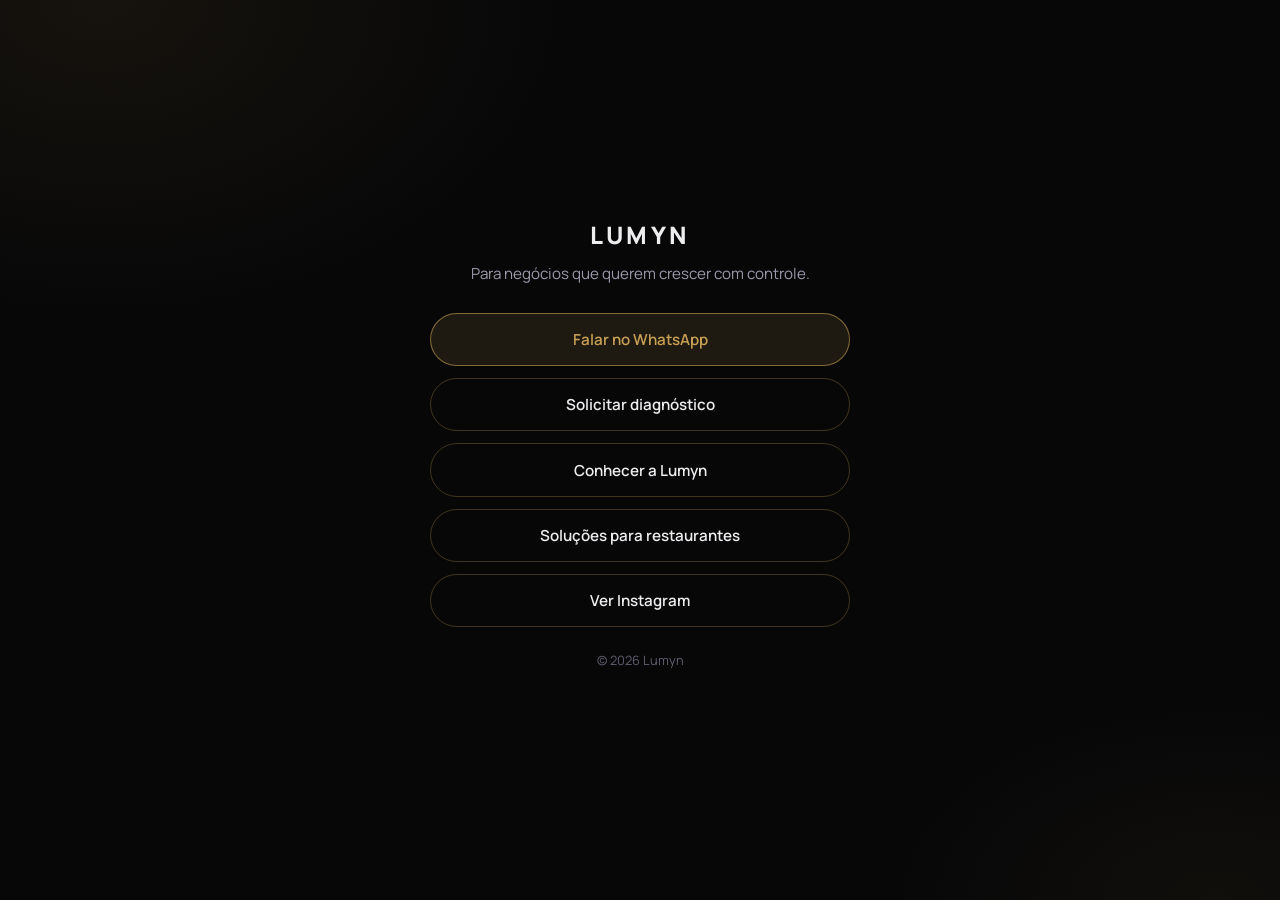
<file: links/index.html>
<!DOCTYPE html>
<html lang="pt-BR">
<head>
  <meta charset="UTF-8">
  <meta name="viewport" content="width=device-width, initial-scale=1.0">
  <title>Lumyn Links — WhatsApp, Diagnóstico e Soluções</title>
  <meta name="description" content="Acesse os principais links da Lumyn: WhatsApp, diagnóstico, soluções para restaurantes e Instagram.">
  <meta name="theme-color" content="#070708">
  <meta name="robots" content="index,follow,max-image-preview:large,max-snippet:-1,max-video-preview:-1">
  <link rel="canonical" href="https://lumynassessoria.com/links">
  <link rel="icon" type="image/svg+xml" href="/assets/favicon.svg">
  <link rel="apple-touch-icon" href="/assets/favicon.svg">

  <meta property="og:type" content="website">
  <meta property="og:site_name" content="Lumyn">
  <meta property="og:title" content="Lumyn Links — WhatsApp, Diagnóstico e Soluções">
  <meta property="og:description" content="Acesse os principais links da Lumyn: WhatsApp, diagnóstico, soluções para restaurantes e Instagram.">
  <meta property="og:url" content="https://lumynassessoria.com/links">
  <meta property="og:image" content="https://lumynassessoria.com/assets/og/lumyn-og.png">
  <meta property="og:image:alt" content="Lumyn links oficiais">
  <meta property="og:locale" content="pt_BR">

  <meta name="twitter:card" content="summary_large_image">
  <meta name="twitter:title" content="Lumyn Links — WhatsApp, Diagnóstico e Soluções">
  <meta name="twitter:description" content="Acesse os principais links da Lumyn: WhatsApp, diagnóstico, soluções para restaurantes e Instagram.">
  <meta name="twitter:image" content="https://lumynassessoria.com/assets/og/lumyn-og.png">
  <meta name="twitter:image:alt" content="Lumyn links oficiais">

  <link rel="preconnect" href="https://fonts.googleapis.com">
  <link rel="preconnect" href="https://fonts.gstatic.com" crossorigin>
  <link href="https://fonts.googleapis.com/css2?family=Manrope:wght@400;500;600;700;800&family=Playfair+Display:ital,wght@0,400;0,500;1,400;1,500&display=swap" rel="stylesheet">
  <link rel="stylesheet" href="./styles.css">
</head>
<body>
  <main class="links-wrap">
    <h1 class="logo">LUMYN</h1>
    <p class="tagline" data-brand-tagline>Para negócios que querem crescer com controle.</p>
    <div id="links-buttons"></div>
    <p class="footer">© <span id="year">2026</span> Lumyn</p>
  </main>

  <script src="../config.js"></script>
  <script src="../site.js"></script>
  <script src="./script.js"></script>
</body>
</html>
</file>
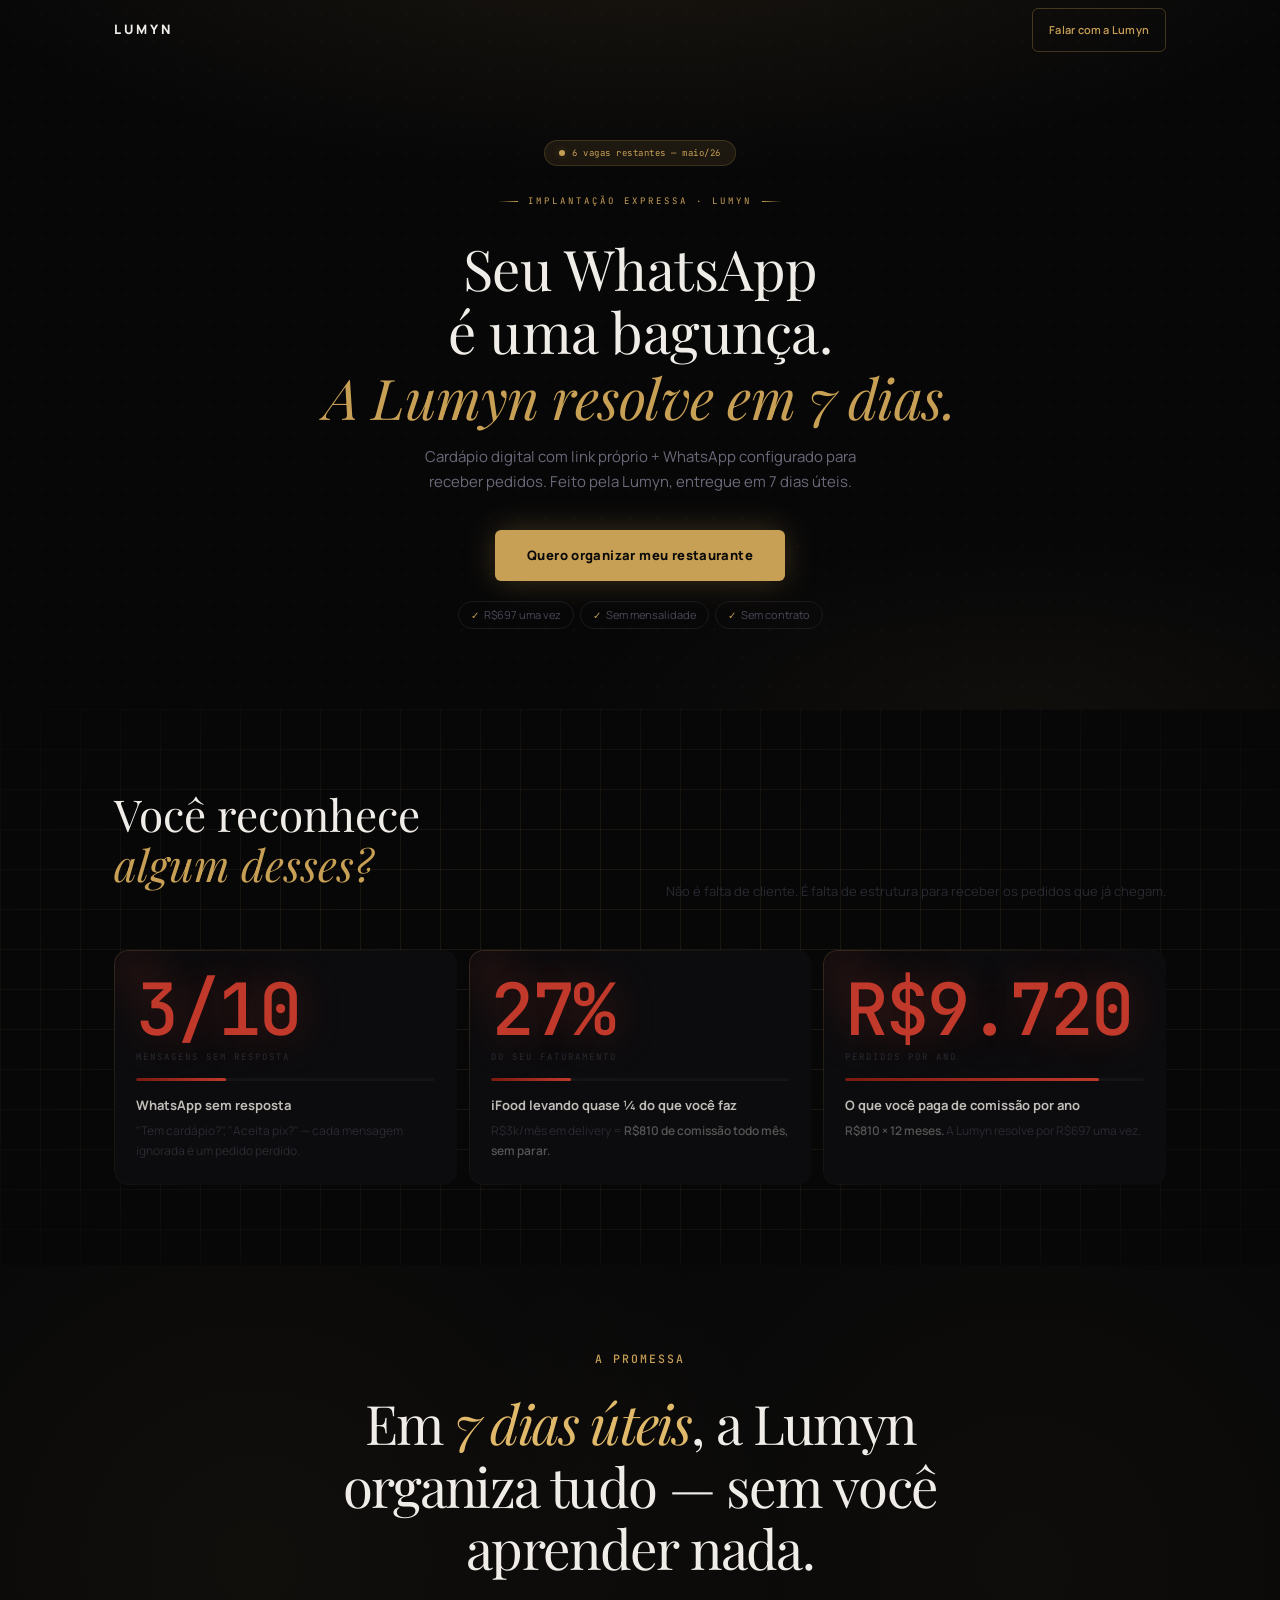
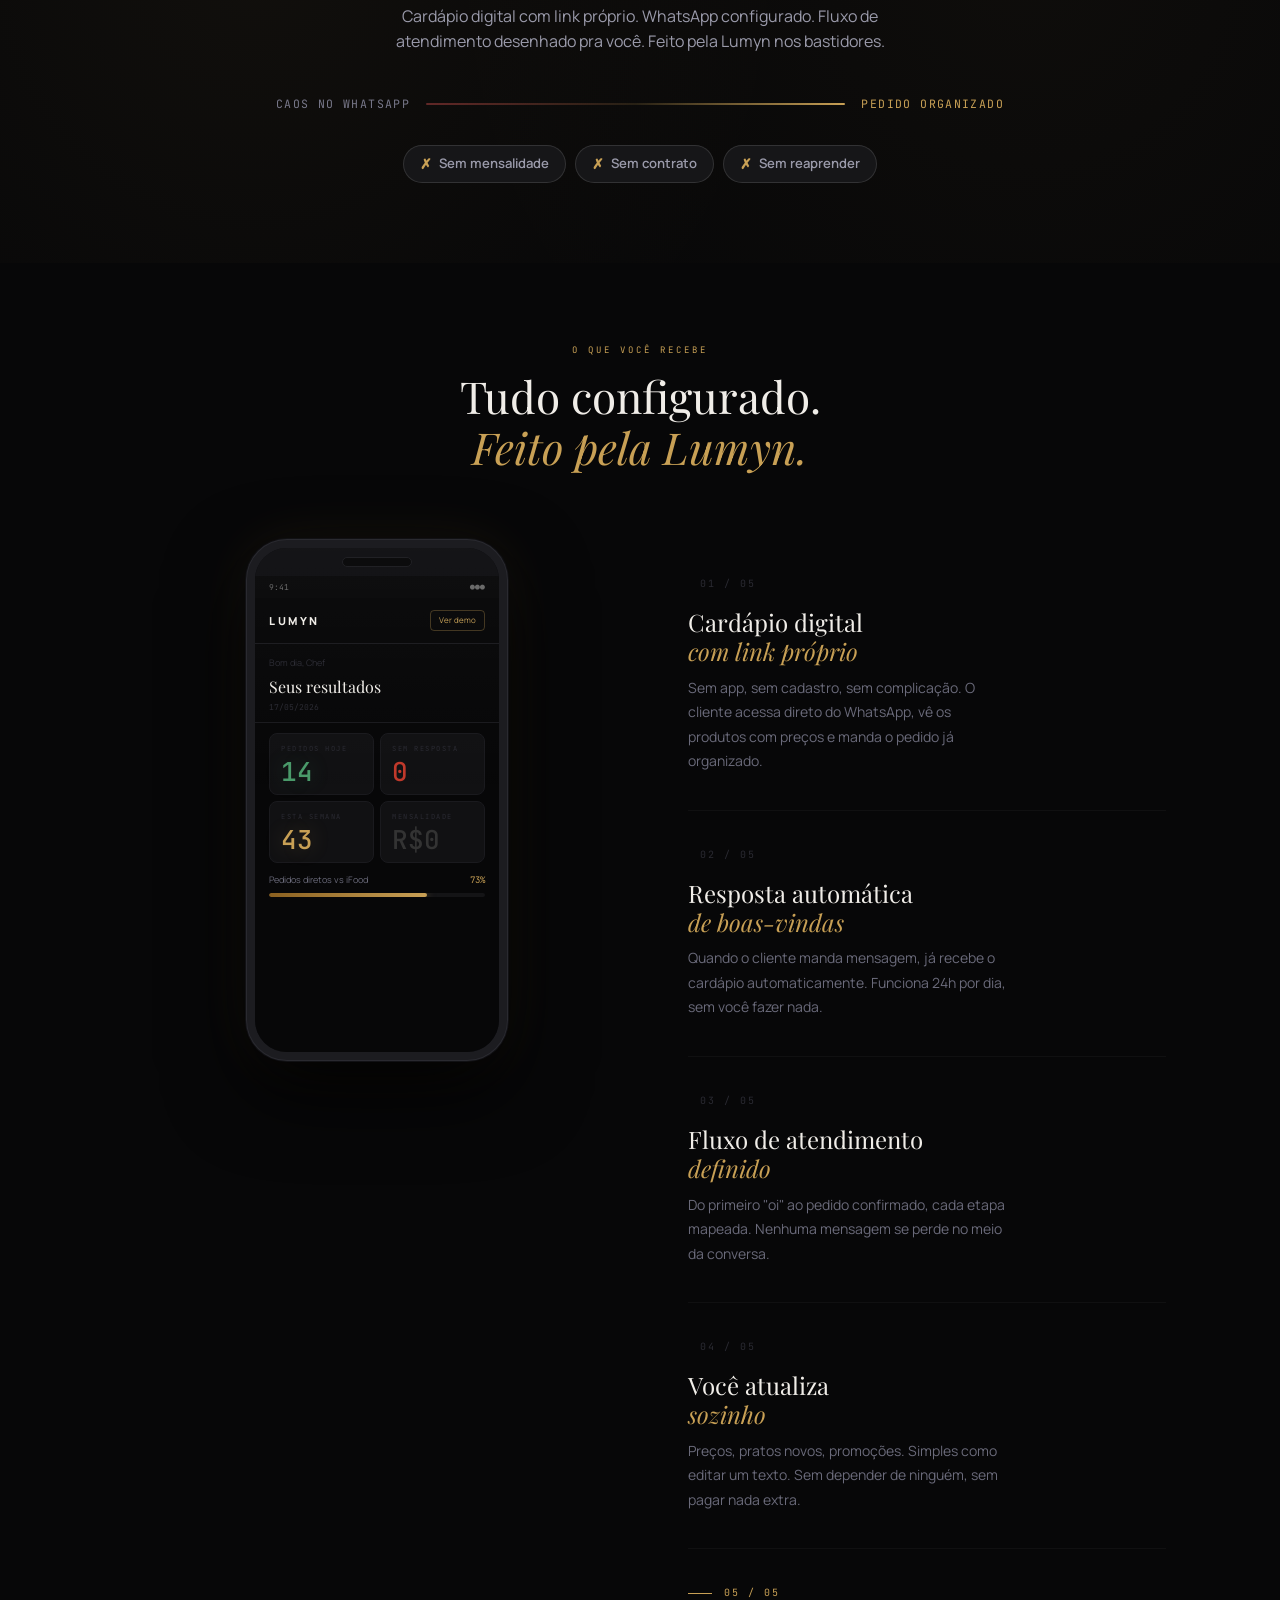
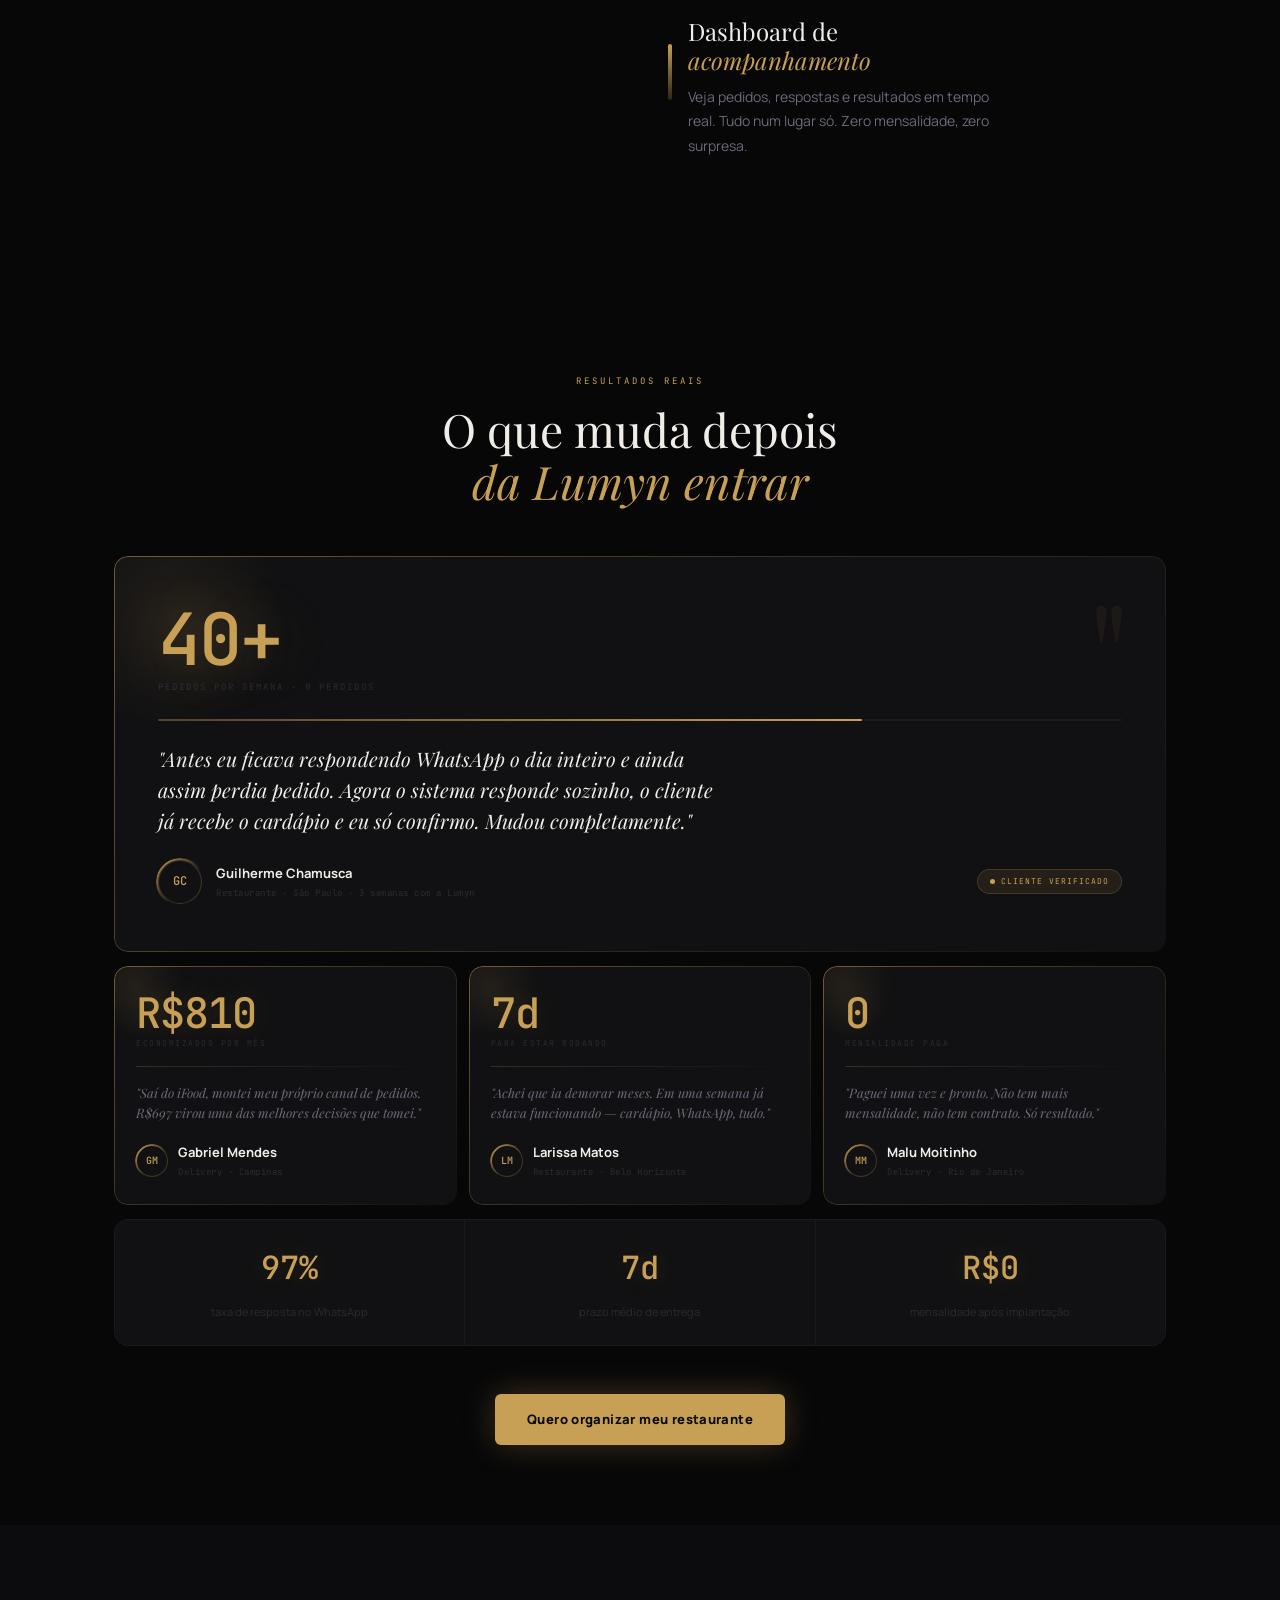
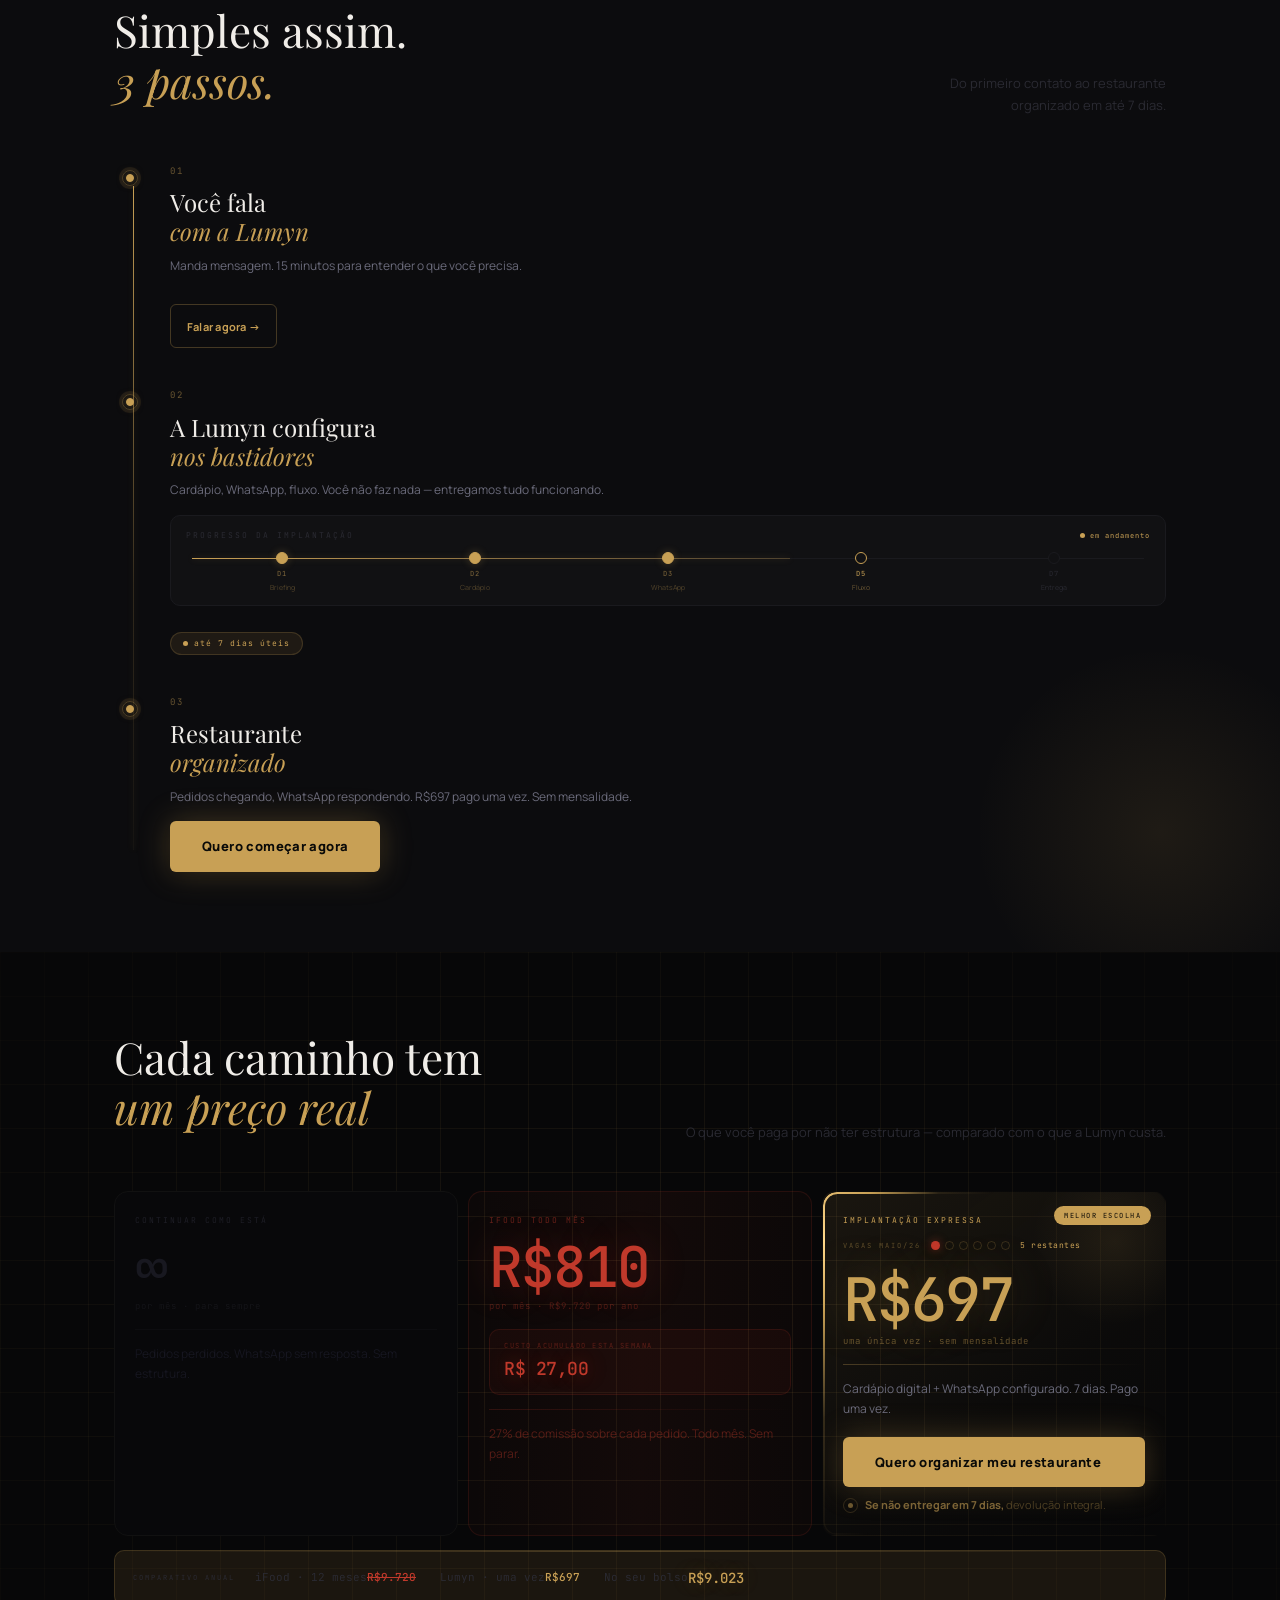
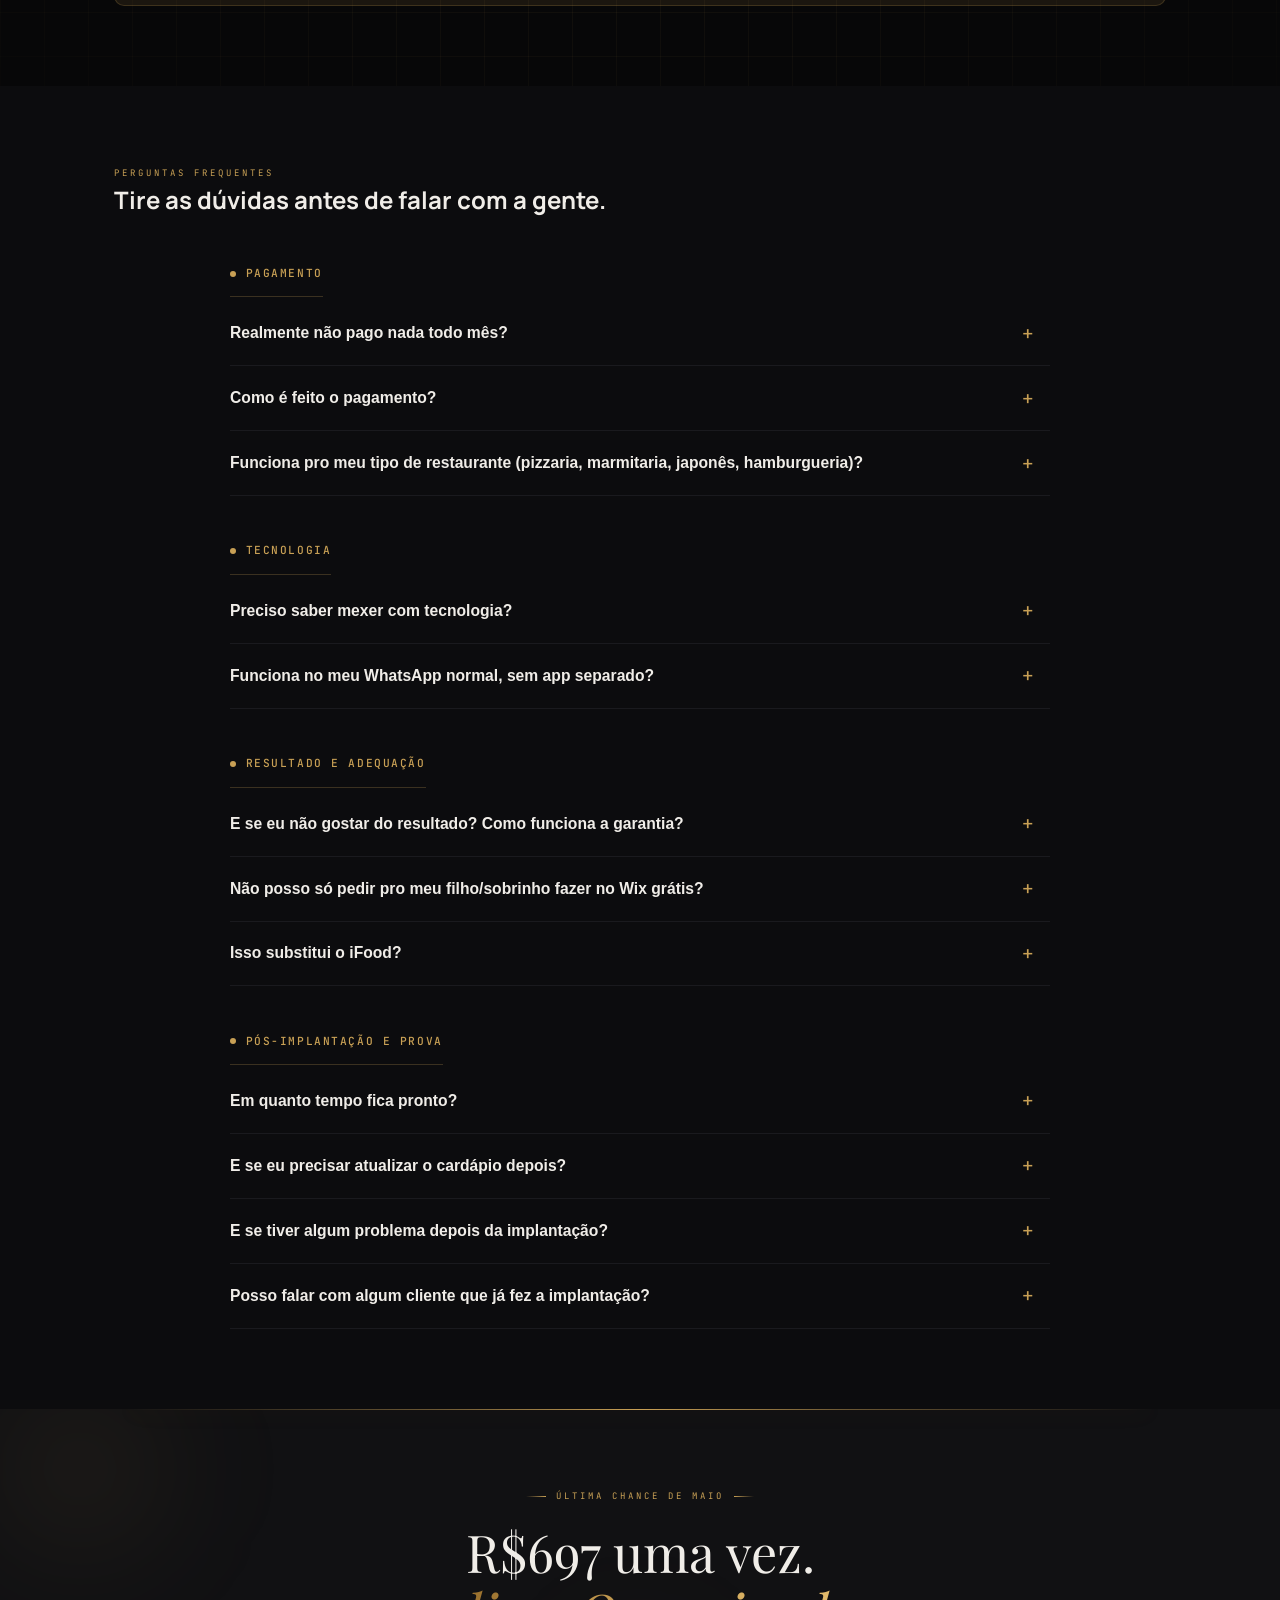
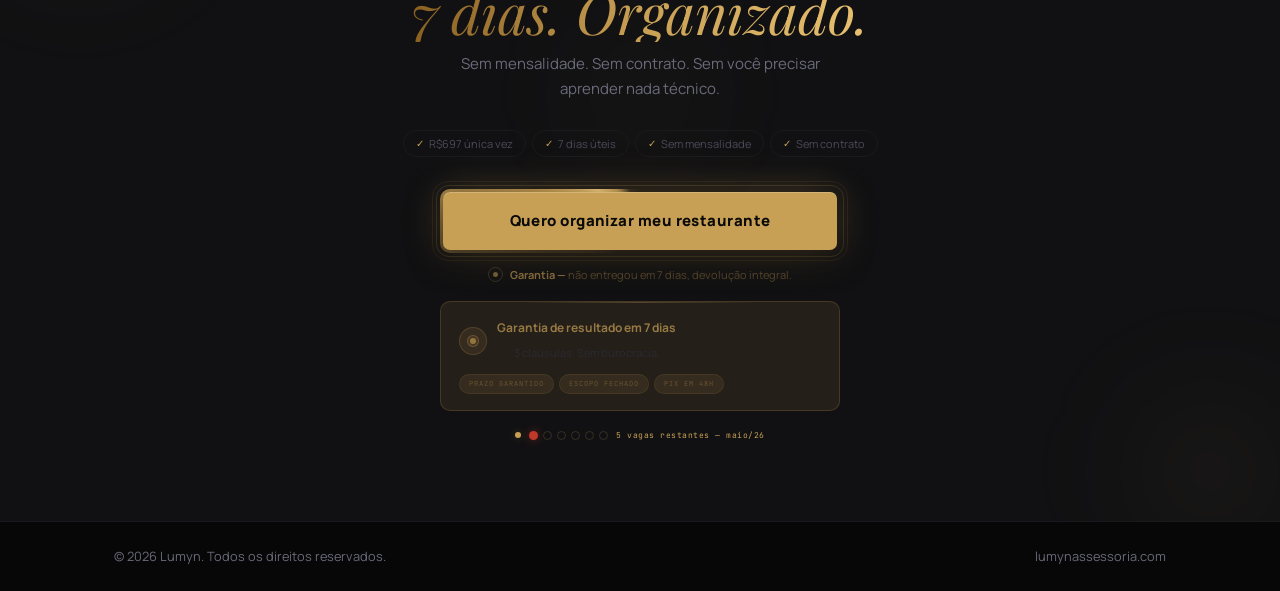
<file: restaurante/index.html>
<!DOCTYPE html>
<html lang="pt-BR">
<head>
  <meta charset="UTF-8">
  <meta name="viewport" content="width=device-width, initial-scale=1.0, viewport-fit=cover">
  <meta name="robots" content="noindex,nofollow">
  <link rel="canonical" href="https://lumynassessoria.com/restaurante">
  <title>Cardápio Digital + WhatsApp Organizado — Lumyn</title>
  <meta name="description" content="A Lumyn configura seu cardápio digital com link próprio e organiza seu WhatsApp em até 7 dias úteis. R$697 uma vez, sem mensalidade.">
  <meta property="og:title" content="Cardápio Digital + WhatsApp Organizado — Lumyn">
  <meta property="og:description" content="A Lumyn configura seu cardápio digital e WhatsApp em 7 dias. R$697 uma vez.">
  <meta property="og:type" content="website">
  <meta property="og:url" content="https://lumynassessoria.com/restaurante">
  <meta property="og:locale" content="pt_BR">
  <meta name="twitter:card" content="summary_large_image">
  <link rel="icon" type="image/svg+xml" href="/assets/favicon.svg">
  <link rel="preconnect" href="https://fonts.googleapis.com">
  <link rel="preconnect" href="https://fonts.gstatic.com" crossorigin>
  <link href="https://fonts.googleapis.com/css2?family=Playfair+Display:ital,wght@0,400;0,500;1,400&family=Manrope:wght@400;500;600;700;800&family=JetBrains+Mono:wght@400;500&display=swap" rel="stylesheet">
  <style>
    @property --border-angle { syntax: '<angle>'; inherits: false; initial-value: 0deg; }

    *, *::before, *::after { margin: 0; padding: 0; box-sizing: border-box; }

    :root {
      /* Palette */
      --gold: #C8A055;
      --gold-bright: #e0b96a;
      --gold-10: color-mix(in srgb, var(--gold) 10%, transparent);
      --gold-20: color-mix(in srgb, var(--gold) 20%, transparent);
      --gold-30: color-mix(in srgb, var(--gold) 30%, transparent);
      --gold-50: color-mix(in srgb, var(--gold) 50%, transparent);
      --canvas: #070708;
      --surface: #0c0c0e;
      --elevated: #111113;
      --border: #1a1a1e;
      --border-gold: color-mix(in srgb, var(--gold) 25%, transparent);
      --red: #c0392b;
      --green: #4a9a6a;

      /* Text colors */
      --text-primary: #f0ede8;
      --text-secondary: #6a6a7a;
      --text-muted: #2a2a32;

      /* Typography */
      --font-display: 'Playfair Display', serif;
      --font-body: 'Manrope', sans-serif;
      --font-mono: 'JetBrains Mono', monospace;

      /* Fluid spacing */
      --space-xs: clamp(8px, 1.5vw, 12px);
      --space-s: clamp(16px, 3vw, 24px);
      --space-m: clamp(32px, 6vw, 48px);
      --space-l: clamp(56px, 10vw, 80px);
      --space-xl: clamp(72px, 12vw, 104px);

      /* Radii */
      --radius-sm: 6px;
      --radius-md: 10px;
      --radius-lg: 14px;
      --radius-pill: 999px;
    }

    html { scroll-behavior: smooth; }
    #contato { scroll-margin-top: 84px; }

    body {
      background: var(--canvas);
      color: var(--text-primary);
      font-family: var(--font-body);
      line-height: 1.6;
      -webkit-font-smoothing: antialiased;
    }

    /* Layout */
    .container { width: 100%; max-width: 1100px; margin: 0 auto; padding: 0 var(--space-s); }

    .section { padding: var(--space-l) 0; }

    /* Typography utilities */
    .eyebrow {
      font-family: var(--font-mono);
      font-size: 9px; letter-spacing: 3px; color: var(--gold);
      text-transform: uppercase; display: block;
    }

    /* Reveal on scroll */
    .reveal {
      opacity: 0;
      transform: translateY(20px);
      transition: opacity 0.6s cubic-bezier(0.16,1,0.3,1), transform 0.6s cubic-bezier(0.16,1,0.3,1);
    }
    .reveal.is-visible { opacity: 1; transform: translateY(0); }

    @media (prefers-reduced-motion: reduce) {
      html { scroll-behavior: auto; }
      .reveal { opacity: 1; transform: none; transition: none; }
    }

    /* Gold gradient border utility via pseudo-element */
    .border-gold-gradient { position: relative; }
    .border-gold-gradient::before {
      content: '';
      position: absolute; inset: 0;
      border-radius: inherit;
      padding: 1px;
      background: linear-gradient(135deg, var(--gold-50), var(--gold-20) 50%, transparent);
      -webkit-mask: linear-gradient(#fff 0 0) content-box, linear-gradient(#fff 0 0);
      -webkit-mask-composite: xor; mask-composite: exclude;
      pointer-events: none;
    }

    /* Vagas dots */
    .vagas-strip { display: flex; align-items: center; gap: 10px; margin-bottom: 18px; }
    .vagas-label { font-family: var(--font-mono); font-size: 7px; letter-spacing: 2px; color: color-mix(in srgb, var(--gold) 40%, transparent); text-transform: uppercase; flex-shrink: 0; }
    .vagas-dots { display: flex; gap: 5px; align-items: center; }
    .v-dot { width: 9px; height: 9px; border-radius: 50%; border: 1px solid var(--gold-20); flex-shrink: 0; }
    .v-dot.taken { background: var(--red); border-color: color-mix(in srgb, var(--red) 50%, transparent); box-shadow: 0 0 8px color-mix(in srgb, var(--red) 50%, transparent); }
    .vagas-count { font-family: var(--font-mono); font-size: 8px; color: var(--gold); letter-spacing: 0.5px; flex-shrink: 0; }

    /* Guarantee micro-copy */
    .winner-guarantee { display: flex; align-items: center; gap: 7px; margin-top: 10px; }
    .g-icon { width: 15px; height: 15px; border-radius: 50%; border: 1px solid var(--gold-20); display: flex; align-items: center; justify-content: center; flex-shrink: 0; }
    .g-icon-dot { width: 5px; height: 5px; border-radius: 50%; background: var(--gold); opacity: 0.5; }
    .g-text { font-family: var(--font-body); font-size: 11px; color: color-mix(in srgb, var(--gold) 35%, transparent); line-height: 1.4; }
    .g-text strong { color: color-mix(in srgb, var(--gold) 60%, transparent); font-weight: 700; }

    /* Urgency dot */
    .urgency-dot { width: 6px; height: 6px; border-radius: 50%; background: var(--gold); animation: pulse 2.2s ease-in-out infinite; flex-shrink: 0; box-shadow: 0 0 8px var(--gold-30); }

    /* Chip */
    .chip {
      display: inline-flex; align-items: center; gap: 5px;
      border: 1px solid var(--border); border-radius: var(--radius-pill);
      padding: 4px 12px; font-size: 11px; font-family: var(--font-body); color: #4a4a5a;
    }
    .chip-check { color: var(--gold); font-size: 10px; }

    /* Primary button */
    .btn-primary {
      display: inline-flex; align-items: center; justify-content: center;
      background: var(--gold); color: #0a0a08;
      font-family: var(--font-body); font-size: 13px; font-weight: 800;
      padding: 15px 32px; border-radius: var(--radius-sm);
      text-decoration: none; letter-spacing: 0.03em;
      position: relative; overflow: hidden;
      box-shadow: 0 0 32px var(--gold-30), 0 4px 16px rgba(0,0,0,0.4);
      transition: box-shadow 0.3s, transform 0.3s;
      min-height: 48px; cursor: pointer; border: none;
    }
    .btn-primary::before {
      content: '';
      position: absolute; top: 0; left: -75%; width: 50%; height: 100%;
      background: linear-gradient(90deg, transparent, rgba(255,255,255,0.25), transparent);
      animation: btn-sweep 2.5s ease-in-out 1s infinite;
    }
    .btn-primary:hover { box-shadow: 0 0 50px var(--gold-50); transform: translateY(-1px); }

    /* Outline button */
    .btn-outline {
      font-family: var(--font-body); font-size: 11px; font-weight: 600; letter-spacing: 0.02em;
      color: var(--gold); border: 1px solid var(--gold-30); border-radius: var(--radius-sm);
      padding: 7px 16px; text-decoration: none;
      transition: border-color 0.3s, box-shadow 0.3s, background 0.3s;
      min-height: 44px; display: inline-flex; align-items: center;
    }
    .btn-outline:hover { border-color: var(--gold-50); background: var(--gold-10); box-shadow: 0 0 16px var(--gold-10); }

    /* Ghost button */
    .btn-ghost {
      display: inline-flex; align-items: center; gap: 6px;
      border: 1px solid var(--gold-30); color: var(--gold);
      font-family: var(--font-body); font-size: 11px; font-weight: 700;
      padding: 8px 16px; border-radius: var(--radius-sm);
      text-decoration: none; letter-spacing: 0.02em;
      transition: border-color 0.3s, box-shadow 0.3s, background 0.3s;
      min-height: 44px;
    }
    .btn-ghost:hover { border-color: var(--gold-50); background: var(--gold-10); box-shadow: 0 0 16px var(--gold-10); }

    /* Badge */
    .winner-badge {
      position: absolute; top: 14px; right: 14px;
      background: var(--gold); color: #000;
      font-family: var(--font-mono); font-size: 7px; letter-spacing: 1.5px;
      padding: 4px 10px; border-radius: var(--radius-pill); text-transform: uppercase;
      animation: badge-pulse 3s ease-in-out infinite;
    }

    /* Verified badge */
    .verified-badge {
      margin-left: auto; display: flex; align-items: center; gap: 6px;
      background: var(--gold-10); border: 1px solid var(--gold-20);
      border-radius: var(--radius-pill); padding: 5px 12px; flex-shrink: 0;
    }
    .verified-dot { width: 5px; height: 5px; background: var(--gold); border-radius: 50%; }
    .verified-badge span { font-family: var(--font-mono); font-size: 8px; color: var(--gold); letter-spacing: 1px; }

    /* Step badge */
    .step-badge {
      display: inline-flex; align-items: center; gap: 6px; margin-top: 14px;
      background: var(--gold-10); border: 1px solid var(--gold-20);
      border-radius: var(--radius-pill); padding: 4px 12px;
      font-family: var(--font-mono); font-size: 8px; color: var(--gold); letter-spacing: 1px;
    }

    /* Pulse dot (reusable) */
    .tl-dot-anim { width: 5px; height: 5px; border-radius: 50%; background: var(--gold); flex-shrink: 0; }

    /* Guarantee chips */
    .guarantee-chips { display: flex; flex-wrap: wrap; gap: 5px; }
    .g-chip { font-family: var(--font-mono); font-size: 7px; letter-spacing: 1px; color: color-mix(in srgb, var(--gold) 35%, transparent); border: 1px solid var(--gold-10); border-radius: var(--radius-pill); padding: 3px 9px; text-transform: uppercase; background: var(--gold-10); }

    /* Section center head */
    .section-head-center { text-align: center; margin-bottom: var(--space-m); }

    /* Global keyframes */
    @keyframes pulse { 0%,100%{opacity:1;transform:scale(1)} 50%{opacity:0.4;transform:scale(0.7)} }
    @keyframes btn-sweep { 0%{left:-75%} 60%,100%{left:125%} }
    @keyframes spin-border { to { --border-angle: 360deg; } }
    @keyframes orb-drift-1 { from{transform:translate(0,0) scale(1)} to{transform:translate(30px,20px) scale(1.1)} }
    @keyframes orb-drift-2 { from{transform:translate(0,0)} to{transform:translate(-20px,-30px) scale(0.9)} }
    @keyframes halo-breathe { from{opacity:0.5;transform:scale(1)} to{opacity:1;transform:scale(1.1)} }
    @keyframes text-shimmer { 0%{background-position:200% center} 100%{background-position:-200% center} }
    @keyframes particle-rise { 0%{opacity:0;transform:translateY(0) translateX(0)} 10%{opacity:0.8} 70%{opacity:0.3} 100%{opacity:0;transform:translateY(-120px) translateX(var(--drift,10px))} }
    @keyframes grid-pulse { from{opacity:0.5} to{opacity:1} }
    @keyframes connector-shimmer { 0%{left:-60%} 100%{left:110%} }
    @keyframes tl-current-pulse { 0%,100%{box-shadow:0 0 6px var(--gold-30)} 50%{box-shadow:0 0 14px var(--gold-50)} }
    @keyframes badge-pulse { 0%,100%{box-shadow:0 0 0 0 var(--gold-30)} 50%{box-shadow:0 0 0 6px transparent} }
    @keyframes line-breathe { from{box-shadow:0 0 16px var(--gold-20)} to{box-shadow:0 0 40px var(--gold-50)} }
    @keyframes typing-bounce { 0%,60%,100%{transform:translateY(0)} 30%{transform:translateY(-4px)} }
    @keyframes tl-scan { 0%{left:-60%} 100%{left:120%} }
    @keyframes ring-pulse { 0%,100%{opacity:1} 50%{opacity:0.3} }

    /* ── HEADER ── */
    .lp-header {
      position: fixed; top: 0; left: 0; right: 0;
      z-index: 100;
      height: 60px;
      background: transparent;
      border-bottom: 1px solid transparent;
      transition: background 0.3s ease, border-color 0.3s ease, backdrop-filter 0.3s ease;
    }

    .lp-header.scrolled {
      background: rgba(7,7,8,0.92);
      border-bottom-color: var(--border);
      backdrop-filter: blur(16px);
      -webkit-backdrop-filter: blur(16px);
    }

    .lp-header-inner {
      display: flex; align-items: center; justify-content: space-between;
      height: 100%;
    }

    .lp-logo {
      font-family: var(--font-body);
      font-weight: 800; font-size: 13px; letter-spacing: 3px;
      color: var(--text-primary);
    }

    /* ── HERO ── */
    .lp-hero {
      padding-top: calc(60px + var(--space-l));
      padding-bottom: var(--space-l);
      background: var(--canvas);
      background-image:
        radial-gradient(ellipse 80% 50% at 50% -10%, var(--gold-10) 0%, transparent 70%),
        radial-gradient(ellipse 60% 40% at 80% 100%, color-mix(in srgb, var(--gold) 5%, transparent) 0%, transparent 60%);
      position: relative; overflow: hidden;
      text-align: center;
    }

    /* dot pattern */
    .lp-hero::before {
      content: '';
      position: absolute; inset: 0;
      background-image: radial-gradient(circle, var(--gold-20) 1px, transparent 1px);
      background-size: 28px 28px;
      opacity: 0.2;
      pointer-events: none;
    }

    .lp-hero-inner {
      position: relative;
      display: flex; flex-direction: column;
      align-items: center;
    }

    /* urgency badge */
    .urgency-badge {
      display: inline-flex; align-items: center; gap: 7px;
      background: var(--gold-10);
      border: 1px solid var(--gold-20);
      border-radius: var(--radius-pill);
      padding: 5px 14px; margin-bottom: 28px;
      font-family: var(--font-mono);
      font-size: 9px; color: var(--gold); letter-spacing: 0.5px;
    }

    /* hero eyebrow with dashes */
    .hero-eyebrow {
      display: inline-flex; align-items: center; gap: 10px;
      margin-bottom: 28px;
    }

    .eyebrow-line {
      display: block; width: 20px; height: 1px;
      background: linear-gradient(90deg, transparent, var(--gold));
    }

    .eyebrow-line.right {
      background: linear-gradient(90deg, var(--gold), transparent);
    }

    /* headline */
    .hero-headline {
      font-family: var(--font-display);
      font-size: clamp(30px, 8vw, 56px);
      font-weight: 400; line-height: 1.12;
      color: var(--text-primary);
      letter-spacing: -0.5px;
      text-wrap: balance;
      margin-bottom: 16px;
      max-width: 700px;
    }

    .hero-headline em {
      font-style: italic; color: var(--gold);
      display: block; margin-top: 4px;
    }

    .hero-sub {
      font-size: clamp(13px, 2.5vw, 15px);
      color: var(--text-secondary); line-height: 1.65;
      max-width: 480px; margin-bottom: 36px;
    }

    /* hero-specific button width */
    .btn-hero { width: 100%; max-width: 360px; margin-bottom: 20px; }

    /* chips layout */
    .hero-chips {
      display: flex; flex-direction: column;
      align-items: center; gap: 6px;
    }

    .hero-chips-row { display: flex; gap: 6px; justify-content: center; }

    @media (min-width: 768px) {
      .hero-chips { flex-direction: row; }
      .hero-chips-row { flex-wrap: nowrap; }
      .btn-hero { width: auto; }
    }

    /* ── DORES ── */
    .lp-dores {
      background: var(--canvas);
      position: relative; overflow: hidden;
    }

    .lp-dores-bg {
      position: absolute; inset: 0;
      background-image:
        linear-gradient(var(--gold-10) 1px, transparent 1px),
        linear-gradient(90deg, var(--gold-10) 1px, transparent 1px);
      background-size: 40px 40px;
      mask-image: radial-gradient(ellipse 80% 80% at 50% 50%, black 30%, transparent 100%);
      animation: grid-pulse 8s ease-in-out infinite alternate;
      pointer-events: none;
    }

    .lp-dores-head {
      margin-bottom: var(--space-m);
    }

    .lp-dores-title {
      font-family: var(--font-display);
      font-size: clamp(28px, 5vw, 44px);
      font-weight: 400; color: var(--text-primary);
      line-height: 1.15; text-wrap: balance;
      margin-bottom: 12px;
    }

    .lp-dores-title em { font-style: italic; color: var(--gold); }

    .lp-dores-lead {
      font-size: 13px; color: var(--text-muted); line-height: 1.7; max-width: 320px;
    }

    .lp-dores-grid {
      display: grid;
      grid-template-columns: 1fr;
      gap: 10px;
    }

    /* dor card */
    .dor-card {
      background: #0c0c0e;
      border-radius: var(--radius-lg);
      position: relative; overflow: hidden;
    }

    /* gradient border via pseudo */
    .dor-card::before {
      content: '';
      position: absolute; inset: 0; border-radius: var(--radius-lg);
      padding: 1px;
      background: linear-gradient(135deg, var(--gold-20), transparent 55%);
      -webkit-mask: linear-gradient(#fff 0 0) content-box, linear-gradient(#fff 0 0);
      -webkit-mask-composite: xor; mask-composite: exclude;
      pointer-events: none;
    }

    /* red corner glow */
    .dor-card::after {
      content: '';
      position: absolute; top: -30px; left: -30px;
      width: 100px; height: 100px;
      background: radial-gradient(circle, color-mix(in srgb, var(--red) 8%, transparent), transparent 70%);
      pointer-events: none;
    }

    .dor-card-inner { padding: 24px 22px; position: relative; }

    /* big number */
    .dor-number {
      font-family: var(--font-mono);
      font-size: clamp(52px, 12vw, 72px);
      font-weight: 500; line-height: 1;
      letter-spacing: -2px; display: block;
      margin-bottom: 4px;
    }

    .dor-number.red {
      color: var(--red);
      text-shadow: 0 0 40px color-mix(in srgb, var(--red) 35%, transparent);
    }

    .dor-metric-label {
      font-family: var(--font-mono);
      font-size: 9px; letter-spacing: 2px; color: var(--text-muted);
      text-transform: uppercase; display: block; margin-bottom: 14px;
    }

    /* progress bar */
    .dor-bar {
      height: 3px; background: #141416;
      border-radius: var(--radius-pill); margin-bottom: 16px; overflow: hidden;
    }

    .dor-bar-fill {
      height: 100%; border-radius: var(--radius-pill);
    }

    .dor-bar-fill.red {
      background: linear-gradient(90deg, #7a1a10, var(--red));
      box-shadow: 0 0 8px color-mix(in srgb, var(--red) 50%, transparent);
    }

    .dor-title {
      font-size: 13px; font-weight: 700; color: #c0bdb8;
      margin-bottom: 6px; line-height: 1.35;
    }

    .dor-text {
      font-size: 12px; color: var(--text-muted); line-height: 1.65;
    }

    .dor-text strong { color: #555; font-weight: 600; }

    /* desktop: 3 columns */
    @media (min-width: 768px) {
      .lp-dores-head {
        display: grid; grid-template-columns: 1fr 1fr;
        gap: 32px; align-items: end;
      }
      .lp-dores-lead { max-width: 100%; text-align: right; }
      .lp-dores-grid { grid-template-columns: repeat(3, 1fr); gap: 12px; }
    }

    /* ─── Promessa (intocada — v3) ─── */
    .lp-promise {
      /* Reidrata os tokens que existiam na v3 via ../styles.css.
         A v4 é autocontida, então a promessa precisa carregá-los localmente
         para continuar realmente "intocada". */
      --text-secondary: #9a9aaa;
      --text-muted: #78788a;
      --promise-elevated: #161618;
      --promise-border-medium: rgba(255, 255, 255, 0.12);
      background: var(--canvas);
      position: relative;
      overflow: hidden;
    }

    .lp-promise::before {
      content: "";
      position: absolute;
      inset: 0;
      background:
        radial-gradient(circle at 20% 50%, rgba(200, 160, 85, 0.05), transparent 50%),
        radial-gradient(circle at 80% 50%, rgba(200, 160, 85, 0.04), transparent 55%);
      pointer-events: none;
    }

    .lp-promise-inner {
      max-width: 760px;
      margin-inline: auto;
      text-align: center;
      position: relative;
      z-index: 1;
    }

    .lp-promise-eyebrow {
      font-family: "JetBrains Mono", monospace;
      font-size: 0.72rem;
      font-weight: 500;
      color: var(--gold);
      letter-spacing: 0.18em;
      text-transform: uppercase;
      margin-bottom: 1.5rem;
      display: inline-block;
    }

    .lp-promise h2 {
      font-family: "Playfair Display", serif;
      font-weight: 400;
      font-size: clamp(2rem, 5vw, 3.4rem);
      color: var(--text-primary);
      line-height: 1.15;
      letter-spacing: -0.03em;
    }

    .lp-promise h2 strong {
      color: var(--gold-bright);
      font-weight: 400;
      font-style: italic;
    }

    .lp-promise-sub {
      margin-top: 1.5rem;
      font-size: 1rem;
      color: var(--text-secondary);
      line-height: 1.6;
      max-width: 560px;
      margin-inline: auto;
    }

    /* Linha gold animada — caos → organizado */
    .lp-promise-track {
      position: relative;
      margin-top: 2.5rem;
      padding: 0 1rem;
      display: flex;
      align-items: center;
      justify-content: space-between;
      gap: 1rem;
    }

    .lp-promise-track-label {
      font-family: "JetBrains Mono", monospace;
      font-size: 0.72rem;
      letter-spacing: 0.12em;
      text-transform: uppercase;
      color: var(--text-muted);
      flex-shrink: 0;
    }

    .lp-promise-track-label.is-end {
      color: var(--gold);
    }

    .lp-promise-track-line {
      flex: 1;
      height: 2px;
      background: linear-gradient(90deg, rgba(224, 82, 82, 0.4), rgba(200, 160, 85, 0.15), var(--gold));
      border-radius: 2px;
      position: relative;
      overflow: hidden;
    }

    .lp-promise-track-line::after {
      content: "";
      position: absolute;
      top: 0;
      left: -30%;
      width: 30%;
      height: 100%;
      background: linear-gradient(90deg, transparent, rgba(255, 255, 255, 0.4), transparent);
      animation: lp-promise-shine 3.2s ease-in-out infinite;
    }

    @keyframes lp-promise-shine {
      0% { left: -30%; }
      100% { left: 100%; }
    }

    /* Chips de garantia (Sem mensalidade · Sem contrato · Sem reaprender) */
    .lp-promise-chips {
      margin-top: 2rem;
      display: flex;
      flex-wrap: wrap;
      justify-content: center;
      gap: 0.6rem;
    }

    .lp-promise-chip {
      padding: 0.45rem 1rem;
      background: var(--promise-elevated);
      border: 1px solid var(--promise-border-medium);
      border-radius: 999px;
      font-size: 0.82rem;
      font-weight: 600;
      color: var(--text-secondary);
      display: inline-flex;
      align-items: center;
      gap: 0.4rem;
      transition: border-color 0.2s ease, color 0.2s ease;
    }

    .lp-promise-chip::before {
      content: "✗";
      color: var(--gold);
      font-weight: 700;
      font-family: "JetBrains Mono", monospace;
      font-size: 0.9rem;
      line-height: 1;
    }

    .lp-promise-chip:hover {
      border-color: var(--border-gold);
      color: var(--text-primary);
    }

    @media (max-width: 620px) {
      .lp-promise-track {
        flex-direction: column;
        gap: 1rem;
      }
      .lp-promise-track-line {
        flex: 0 0 auto;
        width: 2px;
        height: 72px;
        max-width: none;
        background: linear-gradient(
          180deg,
          color-mix(in srgb, var(--red) 35%, transparent),
          var(--gold-10) 45%,
          var(--gold)
        );
      }
      .lp-promise-track-line::after {
        top: -30%;
        left: 0;
        width: 100%;
        height: 30%;
        background: linear-gradient(180deg, transparent, rgba(255, 255, 255, 0.4), transparent);
        animation-name: lp-promise-shine-vertical;
      }
    }

    @keyframes lp-promise-shine-vertical {
      0% { top: -30%; }
      100% { top: 100%; }
    }

    /* ── ENTREGÁVEIS ── */
    .lp-entregaveis { background: var(--canvas); }

    .entrega-section-title {
      font-family: var(--font-display);
      font-size: clamp(28px, 5vw, 44px); font-weight: 400;
      color: var(--text-primary); line-height: 1.15; text-wrap: balance;
    }
    .entrega-section-title em { font-style: italic; color: var(--gold); }

    /* sticky layout — desktop only */
    .sticky-layout { display: none; }
    .mobile-entrega-stack { display: block; }

    @media (min-width: 768px) {
      .sticky-layout { display: grid; grid-template-columns: 1fr 1fr; align-items: start; }
      .mobile-entrega-stack { display: none; }
    }

    /* sticky phone */
    .sticky-col { display: flex; justify-content: center; align-items: flex-start; }
    .sticky-phone-wrap {
      position: sticky;
      top: max(20px, calc(50vh - 280px));
      padding: 20px 0;
    }

    /* phone frame */
    .phone-frame {
      width: 260px; height: 520px;
      background: #0d0d10;
      border-radius: 40px; border: 8px solid #1c1c20;
      position: relative; overflow: hidden;
      box-shadow: 0 0 0 1px #2a2a30, 0 0 0 2px #111114,
        inset 0 1px 0 rgba(255,255,255,0.06),
        0 30px 80px rgba(0,0,0,0.9),
        0 0 60px var(--gold-10);
    }
    .phone-frame::before {
      content: ''; position: absolute; top: 0; left: 0; right: 0; height: 50%;
      background: linear-gradient(180deg, rgba(255,255,255,0.03) 0%, transparent 100%);
      z-index: 10; pointer-events: none; border-radius: 32px 32px 0 0;
    }

    .phone-notch-bar {
      position: absolute; top: 0; left: 0; right: 0; height: 28px;
      background: #0d0d10; z-index: 5;
      display: flex; align-items: center; justify-content: center;
    }
    .phone-pill-inner { width: 70px; height: 10px; background: #050506; border-radius: var(--radius-pill); border: 1px solid #1a1a1e; }

    .phone-status {
      position: absolute; top: 28px; left: 0; right: 0; height: 22px;
      background: var(--canvas);
      display: flex; align-items: center; justify-content: space-between;
      padding: 0 14px; z-index: 4;
      font-family: var(--font-mono); font-size: 8px; color: #666;
    }

    .phone-app-header {
      position: absolute; top: 50px; left: 0; right: 0;
      background: rgba(7,7,8,0.98); border-bottom: 1px solid var(--border);
      padding: 0 14px; height: 46px;
      display: flex; align-items: center; justify-content: space-between; z-index: 3;
    }
    .phone-logo { font-weight: 800; font-size: 11px; letter-spacing: 2.5px; color: var(--text-primary); }
    .phone-btn { font-size: 8px; color: var(--gold); border: 1px solid var(--gold-30); border-radius: 4px; padding: 3px 8px; }

    .phone-screen {
      position: absolute; top: 96px; left: 0; right: 0; bottom: 0;
      overflow: hidden; background: var(--canvas);
    }

    /* screen transition */
    .screen-content {
      position: absolute; inset: 0;
      opacity: 0; pointer-events: none;
      transition: opacity 0.5s cubic-bezier(0.4,0,0.2,1), transform 0.5s cubic-bezier(0.4,0,0.2,1);
      transform: translateY(12px);
    }
    .screen-content.active { opacity: 1; pointer-events: auto; transform: translateY(0); }

    .screen-inner { padding: 0; height: 100%; overflow: hidden; }

    /* screen 1: menu */
    .screen-menu-header {
      background: linear-gradient(180deg, var(--gold-10) 0%, transparent 100%);
      padding: 14px 14px 10px;
      border-bottom: 1px solid var(--gold-20);
    }
    .screen-brand { font-family: var(--font-display); font-size: 15px; color: var(--gold); margin-bottom: 2px; }
    .screen-brand-sub { font-size: 9px; color: var(--text-muted); font-family: var(--font-mono); }

    .screen-menu-items { padding: 10px 14px; display: flex; flex-direction: column; gap: 6px; }

    .menu-item {
      background: var(--elevated); border: 1px solid var(--border);
      border-radius: 8px; padding: 9px 11px;
      display: flex; align-items: center; gap: 9px;
      opacity: 0; transform: translateX(-8px);
      transition: opacity 0.35s ease, transform 0.35s ease;
    }
    .menu-item.in { opacity: 1; transform: translateX(0); }
    .menu-item-icon { color: var(--gold); flex-shrink: 0; display: flex; }
    .menu-item-info { flex: 1; }
    .menu-item-name { font-size: 11px; font-weight: 600; color: var(--text-primary); display: block; margin-bottom: 2px; }
    .menu-item-price { font-family: var(--font-mono); font-size: 10px; color: var(--gold); }

    .menu-link-bar {
      margin: 6px 14px; background: var(--gold-10);
      border: 1px solid var(--gold-20); border-radius: 8px;
      padding: 9px 11px; display: flex; align-items: center; gap: 8px;
      opacity: 0; transform: translateY(6px);
      transition: opacity 0.4s ease 0.6s, transform 0.4s ease 0.6s;
    }
    .menu-link-bar.in { opacity: 1; transform: translateY(0); }
    .menu-link-dot { width: 6px; height: 6px; background: var(--gold); border-radius: 50%; flex-shrink: 0; }
    .menu-link-url { font-family: var(--font-mono); font-size: 9px; color: var(--gold); }

    /* screen 2: chat */
    .chat-header {
      background: rgba(7,7,8,0.98); border-bottom: 1px solid var(--border);
      padding: 10px 14px; display: flex; align-items: center; gap: 8px;
    }
    .chat-avatar {
      width: 26px; height: 26px; border-radius: 50%;
      background: linear-gradient(135deg, var(--gold), #8a6020);
      display: flex; align-items: center; justify-content: center;
      font-size: 10px; font-weight: 700; color: #000; flex-shrink: 0;
    }
    .chat-info { flex: 1; }
    .chat-name { font-size: 11px; font-weight: 700; color: var(--text-primary); display: block; }
    .chat-online { font-size: 8px; color: var(--green); display: block; }
    .chat-body { padding: 12px 14px; display: flex; flex-direction: column; gap: 8px; }

    .bubble {
      max-width: 78%; padding: 7px 10px; border-radius: 10px;
      font-size: 10px; line-height: 1.45;
      opacity: 0; transition: opacity 0.3s ease, transform 0.3s ease;
    }
    .bubble-in { background: var(--elevated); color: #888; align-self: flex-start; border-radius: 2px 10px 10px 10px; transform: translateX(-6px); }
    .bubble-out { background: var(--gold-10); color: var(--gold); border: 1px solid var(--gold-20); align-self: flex-end; border-radius: 10px 2px 10px 10px; transform: translateX(6px); }
    .bubble.in { opacity: 1; transform: translateX(0); }

    .typing-indicator {
      display: flex; gap: 3px; align-items: center;
      padding: 7px 10px; background: var(--elevated);
      border-radius: 2px 10px 10px 10px; width: fit-content;
      opacity: 0; transition: opacity 0.3s ease; align-self: flex-start;
    }
    .typing-indicator.in { opacity: 1; }
    .typing-dot { width: 5px; height: 5px; background: #555; border-radius: 50%; animation: typing-bounce 1.2s infinite ease-in-out; }
    .typing-dot:nth-child(2) { animation-delay: 0.15s; }
    .typing-dot:nth-child(3) { animation-delay: 0.3s; }

    /* screen 3: flow */
    .screen-flow { display: flex; flex-direction: column; justify-content: center; padding: 16px 14px; gap: 14px; }
    .flow-label { font-family: var(--font-mono); font-size: 8px; letter-spacing: 2px; color: var(--text-muted); text-transform: uppercase; }
    .flow-diagram { display: flex; align-items: center; gap: 0; width: 100%; }
    .flow-node {
      flex: 1; background: var(--elevated); border: 1px solid var(--border);
      border-radius: 8px; padding: 8px 5px; text-align: center;
      font-size: 9px; color: #666; line-height: 1.3;
      display: flex; flex-direction: column; align-items: center; gap: 4px;
      opacity: 0; transform: scale(0.92);
      transition: opacity 0.35s ease, transform 0.35s ease, border-color 0.35s, background 0.35s;
    }
    .flow-node.in { opacity: 1; transform: scale(1); }
    .flow-node.done { background: var(--gold-10); border-color: var(--gold-30); color: var(--gold); }
    .flow-node svg { flex-shrink: 0; }
    .flow-connector { width: 18px; height: 1px; background: var(--border); flex-shrink: 0; position: relative; overflow: hidden; }
    .flow-connector-fill { position: absolute; inset: 0; background: linear-gradient(90deg, var(--gold), var(--gold-30)); transform: scaleX(0); transform-origin: left; transition: transform 0.5s ease; }
    .flow-connector-fill.in { transform: scaleX(1); }
    .flow-stat { background: var(--elevated); border: 1px solid var(--border); border-radius: 8px; padding: 9px 12px; display: flex; align-items: center; justify-content: space-between; font-size: 9px; opacity: 0; transition: opacity 0.4s ease; }
    .flow-stat.in { opacity: 1; }
    .flow-stat-val { font-family: var(--font-mono); font-size: 14px; font-weight: 500; }
    .red-val { color: var(--red); }
    .green-val { color: var(--green); }
    .gold-val { color: var(--gold); text-shadow: 0 0 20px var(--gold-30); }
    .ok-val { color: var(--green); text-shadow: 0 0 20px color-mix(in srgb, var(--green) 30%, transparent); }
    .muted-val { color: #333; }

    /* screen 4: edit */
    .edit-bar { background: var(--elevated); border-bottom: 1px solid var(--border); padding: 8px 14px; display: flex; align-items: center; justify-content: space-between; }
    .edit-bar-title { font-size: 11px; font-weight: 700; color: var(--text-primary); }
    .edit-bar-action { font-size: 9px; color: var(--gold); font-weight: 600; }
    .edit-list { padding: 9px 14px; display: flex; flex-direction: column; gap: 6px; }
    .edit-row { background: var(--elevated); border: 1px solid var(--border); border-radius: 8px; padding: 9px 11px; display: flex; align-items: center; justify-content: space-between; opacity: 0; transform: translateY(8px); transition: opacity 0.35s ease, transform 0.35s ease, border-color 0.5s, background 0.5s; }
    .edit-row.in { opacity: 1; transform: translateY(0); }
    .edit-row.editing { border-color: var(--gold-50); background: var(--gold-10); }
    .edit-row-name { font-size: 11px; font-weight: 600; color: var(--text-primary); display: block; margin-bottom: 2px; }
    .gold-name { color: var(--gold); }
    .edit-row-price { font-family: var(--font-mono); font-size: 10px; color: var(--text-secondary); }
    .edit-row-btn { background: transparent; border: 1px solid var(--border); border-radius: 4px; padding: 3px 9px; font-size: 9px; color: var(--text-muted); cursor: pointer; font-family: var(--font-body); transition: all 0.3s; }
    .active-btn { border-color: var(--gold-30); color: var(--gold); background: var(--gold-10); }
    .cursor-blink { display: inline-block; width: 1px; height: 11px; background: var(--gold); margin-left: 1px; animation: blink 1s infinite; vertical-align: middle; }
    @keyframes blink { 0%,100%{opacity:1} 50%{opacity:0} }

    /* screen 5: dashboard */
    .dash-header { padding: 12px 14px 8px; border-bottom: 1px solid var(--border); }
    .dash-greeting { font-size: 9px; color: var(--text-muted); display: block; margin-bottom: 3px; }
    .dash-title-text { font-family: var(--font-display); font-size: 16px; color: var(--text-primary); display: block; }
    .dash-date { font-family: var(--font-mono); font-size: 8px; color: var(--text-muted); display: block; margin-top: 2px; }
    .dash-grid { display: grid; grid-template-columns: 1fr 1fr; gap: 6px; padding: 10px 14px; }
    .dash-card { background: var(--elevated); border: 1px solid var(--border); border-radius: 8px; padding: 9px 11px; opacity: 0; transform: translateY(6px); transition: opacity 0.4s ease, transform 0.4s ease; }
    .dash-card.in { opacity: 1; transform: translateY(0); }
    .dash-label { font-family: var(--font-mono); font-size: 7px; letter-spacing: 1.5px; color: var(--text-muted); text-transform: uppercase; display: block; margin-bottom: 5px; }
    .dash-value { font-family: var(--font-mono); font-size: 26px; font-weight: 500; line-height: 1; display: block; }
    .dash-bar-section { padding: 0 14px 12px; }
    .dash-bar-row { display: flex; justify-content: space-between; margin-bottom: 5px; }
    .dash-bar-label { font-size: 9px; color: var(--text-secondary); }
    .dash-bar-pct { font-family: var(--font-mono); font-size: 9px; color: var(--gold); }
    .dash-bar-track { background: #141416; border-radius: var(--radius-pill); height: 4px; overflow: hidden; }
    .dash-bar-prog { height: 100%; border-radius: var(--radius-pill); background: linear-gradient(90deg, #8a6020, var(--gold)); box-shadow: 0 0 8px var(--gold-50); width: 0; transition: width 1.2s cubic-bezier(0.4,0,0.2,1); }

    /* items column */
    .items-col { padding: 20px 0 20px 48px; }
    .entrega-item { min-height: 240px; display: flex; flex-direction: column; justify-content: center; padding: 36px 0; border-bottom: 1px solid rgba(255,255,255,0.04); position: relative; }
    .entrega-item:last-child { border-bottom: none; }
    .item-indicator { position: absolute; left: -20px; top: 50%; transform: translateY(-50%); width: 4px; height: 0; background: linear-gradient(180deg, var(--gold), var(--gold-20)); border-radius: var(--radius-pill); transition: height 0.5s cubic-bezier(0.4,0,0.2,1); }
    .entrega-item.active .item-indicator { height: 56px; }
    .item-num { font-family: var(--font-mono); font-size: 10px; letter-spacing: 2px; color: var(--text-muted); margin-bottom: 16px; display: flex; align-items: center; gap: 12px; transition: color 0.3s; }
    .item-num-line { display: block; height: 1px; width: 0; background: var(--gold); transition: width 0.5s ease; }
    .entrega-item.active .item-num { color: var(--gold); }
    .entrega-item.active .item-num-line { width: 24px; }
    .item-title { font-family: var(--font-display); font-size: 24px; font-weight: 400; color: var(--text-primary); line-height: 1.2; margin-bottom: 10px; text-wrap: balance; }
    .item-title em { font-style: italic; color: var(--gold); }
    .item-desc { font-size: 14px; color: var(--text-secondary); line-height: 1.75; max-width: 320px; }

    /* ── MOBILE FEATURE CARDS (rebuscado) ── */
    .mobile-feature-card {
      position: relative;
      padding: 28px 24px 24px;
      border-radius: var(--radius-lg);
      background: var(--elevated);
      border: 1px solid var(--border);
      overflow: hidden;
      transition: border-color 0.4s ease;
    }
    .mobile-feature-card:hover { border-color: var(--border-gold); }

    /* linha gold animada no reveal */
    .mfc-top-line {
      position: absolute; top: 0; left: 0; right: 0; height: 1px;
      background: linear-gradient(90deg, transparent, var(--gold-50) 30%, var(--gold) 50%, var(--gold-50) 70%, transparent);
      box-shadow: 0 0 10px var(--gold-20);
      transform: scaleX(0); transform-origin: center;
      transition: transform 0.7s cubic-bezier(0.16,1,0.3,1) 0.35s;
    }
    .mobile-feature-card.is-visible .mfc-top-line { transform: scaleX(1); }

    /* número decorativo de fundo */
    .mfc-bg-num {
      position: absolute; right: -6px; bottom: -22px;
      font-family: var(--font-mono); font-size: 120px; font-weight: 500;
      line-height: 1; color: var(--gold); opacity: 0.04;
      pointer-events: none; letter-spacing: -6px; user-select: none;
    }

    /* glow no canto superior esquerdo */
    .mfc-corner-glow {
      position: absolute; top: -40px; left: -40px;
      width: 160px; height: 160px;
      background: radial-gradient(circle, var(--gold-10), transparent 65%);
      pointer-events: none;
    }

    /* ícone com pulse ring */
    .mfc-icon-wrap {
      width: 46px; height: 46px; border-radius: 50%;
      background: var(--gold-10); border: 1px solid var(--gold-20);
      display: flex; align-items: center; justify-content: center;
      color: var(--gold); position: relative; flex-shrink: 0;
    }
    .mfc-icon-wrap::after {
      content: ''; position: absolute; inset: -5px; border-radius: 50%;
      border: 1px solid var(--gold-10);
      animation: ring-pulse 3s ease-in-out infinite;
    }

    .mfc-header { display: flex; align-items: flex-start; justify-content: space-between; margin-bottom: 20px; }

    .mfc-num {
      font-family: var(--font-mono); font-size: 9px; letter-spacing: 2px;
      color: color-mix(in srgb, var(--gold) 40%, transparent);
      text-transform: uppercase; display: block; margin-top: 4px;
    }

    .mfc-title {
      font-family: var(--font-display); font-size: 22px; font-weight: 400;
      color: var(--text-primary); line-height: 1.2; margin-bottom: 10px; text-wrap: balance;
    }
    .mfc-title em { font-style: italic; color: var(--gold); }

    .mfc-desc {
      font-size: 13px; color: var(--text-secondary); line-height: 1.65;
      margin-bottom: 18px; max-width: 280px;
    }

    /* métrica highlight */
    .mfc-metric {
      display: inline-flex; align-items: center; gap: 8px;
      padding: 6px 13px;
      border: 1px solid var(--gold-20); border-radius: var(--radius-pill);
      font-family: var(--font-mono); font-size: 9px;
      color: color-mix(in srgb, var(--gold) 60%, transparent); letter-spacing: 0.5px;
    }
    .mfc-metric-dot {
      width: 5px; height: 5px; border-radius: 50%; background: var(--gold);
      box-shadow: 0 0 6px var(--gold-30); flex-shrink: 0;
      animation: pulse 2.2s ease-in-out infinite;
    }

    /* conector vertical entre cards */
    .mfc-connector {
      display: flex; flex-direction: column; align-items: center; padding: 3px 0; gap: 3px;
    }
    .mfc-connector-line { width: 1px; height: 18px; background: linear-gradient(180deg, var(--gold-20), var(--gold-10)); }
    .mfc-connector-dot { width: 4px; height: 4px; border-radius: 50%; background: var(--gold-30); box-shadow: 0 0 6px var(--gold-20); }

    /* ── DEPOIMENTOS ── */
    .lp-depoimentos { background: var(--canvas); }

    .lp-depo-title {
      font-family: var(--font-display);
      font-size: clamp(28px, 5vw, 46px); font-weight: 400;
      color: var(--text-primary); line-height: 1.15; text-wrap: balance;
      margin-top: 14px;
    }
    .lp-depo-title em { font-style: italic; color: var(--gold); }

    /* featured card */
    .depo-featured {
      background: var(--elevated);
      border-radius: var(--radius-lg);
      padding: clamp(28px,5vw,48px) clamp(24px,4vw,44px);
      margin-bottom: 14px;
      overflow: hidden; position: relative;
    }

    /* corner glow */
    .depo-featured::after {
      content: ''; position: absolute; top: -60px; left: -60px;
      width: 240px; height: 240px;
      background: radial-gradient(circle, var(--gold-10), transparent 65%);
      pointer-events: none;
    }

    /* decorative quote mark */
    .quote-mark {
      position: absolute; top: 24px; right: 36px;
      font-family: var(--font-display); font-size: 140px; line-height: 1;
      color: var(--gold); opacity: 0.06; pointer-events: none; user-select: none;
    }

    .depo-featured-inner { position: relative; }

    /* metric */
    .depo-metric-block { margin-bottom: 24px; }
    .depo-metric-value {
      font-family: var(--font-mono); font-size: clamp(52px,8vw,72px); font-weight: 500;
      line-height: 1; color: var(--gold); letter-spacing: -2px; display: block;
      text-shadow: 0 0 60px var(--gold-30);
    }
    .depo-metric-label {
      font-family: var(--font-mono); font-size: 9px; letter-spacing: 2px;
      color: var(--text-muted); text-transform: uppercase; display: block; margin-top: 4px;
    }

    /* bar */
    .depo-featured-bar {
      height: 2px; background: #1a1a1e; border-radius: var(--radius-pill);
      margin: 18px 0 22px; overflow: hidden; position: relative;
    }
    .depo-featured-bar::after {
      content: ''; position: absolute; inset: 0; left: 0;
      width: 73%; background: linear-gradient(90deg, var(--gold-30), var(--gold));
      box-shadow: 0 0 8px var(--gold-50); border-radius: var(--radius-pill);
    }

    /* quote */
    .depo-featured-quote {
      font-family: var(--font-display); font-size: clamp(16px,3vw,20px);
      font-weight: 400; font-style: italic; color: var(--text-primary);
      line-height: 1.55; margin-bottom: 24px; max-width: 560px;
    }

    /* author */
    .depo-author { display: flex; align-items: center; gap: 14px; flex-wrap: wrap; }

    .depo-avatar {
      width: 44px; height: 44px; border-radius: 50%;
      background: linear-gradient(135deg, var(--elevated), #111114);
      border: 1px solid var(--border-gold);
      display: flex; align-items: center; justify-content: center; flex-shrink: 0;
      position: relative;
    }
    /* avatar ring */
    .depo-avatar::before {
      content: ''; position: absolute; inset: -3px; border-radius: 50%;
      padding: 2px;
      background: linear-gradient(135deg, var(--gold), transparent 60%);
      -webkit-mask: linear-gradient(#fff 0 0) content-box, linear-gradient(#fff 0 0);
      -webkit-mask-composite: xor; mask-composite: exclude;
    }
    .depo-avatar.small { width: 32px; height: 32px; }
    .depo-avatar.small::before { inset: -2px; }

    .depo-initials { font-family: var(--font-mono); font-size: 12px; font-weight: 500; color: var(--gold); }
    .depo-avatar.small .depo-initials { font-size: 10px; }

    .depo-author-info { flex: 1; }
    .depo-author-name { font-family: var(--font-body); font-size: 13px; font-weight: 700; color: var(--text-primary); display: block; margin-bottom: 2px; }
    .depo-author-ctx { font-family: var(--font-mono); font-size: 9px; color: var(--text-muted); letter-spacing: 0.5px; display: block; }

    /* grid 3 */
    .depo-grid { display: grid; grid-template-columns: 1fr; gap: 12px; margin-bottom: 14px; }

    @media (min-width: 768px) { .depo-grid { grid-template-columns: repeat(3,1fr); } }

    .depo-card {
      background: var(--elevated); border-radius: var(--radius-lg);
      padding: 26px 22px; position: relative; overflow: hidden;
    }
    .depo-card::after {
      content: ''; position: absolute; top: -30px; left: -30px;
      width: 100px; height: 100px;
      background: radial-gradient(circle, var(--gold-10), transparent 70%);
      pointer-events: none;
    }

    .depo-card-metric {
      font-family: var(--font-mono); font-size: clamp(36px,6vw,42px); font-weight: 500;
      line-height: 1; color: var(--gold); letter-spacing: -1px; display: block;
      text-shadow: 0 0 30px var(--gold-20); position: relative; margin-bottom: 3px;
    }
    .depo-card-metric-label {
      font-family: var(--font-mono); font-size: 8px; letter-spacing: 1.5px;
      color: var(--text-muted); text-transform: uppercase; display: block; margin-bottom: 16px; position: relative;
    }
    .depo-card-divider { height: 1px; background: linear-gradient(90deg, var(--gold-20), transparent); margin-bottom: 16px; position: relative; }
    .depo-card-quote { font-family: var(--font-display); font-size: 13px; font-style: italic; color: var(--text-secondary); line-height: 1.6; margin-bottom: 18px; position: relative; }
    .depo-card-author { display: flex; align-items: center; gap: 10px; position: relative; }

    /* trust strip */
    .trust-strip {
      display: grid; grid-template-columns: 1fr; gap: 1px;
      background: var(--border); border: 1px solid var(--border);
      border-radius: var(--radius-lg); overflow: hidden;
    }
    @media (min-width: 768px) { .trust-strip { grid-template-columns: repeat(3,1fr); } }
    .trust-item { background: var(--elevated); padding: 22px; text-align: center; }
    .trust-value {
      font-family: var(--font-mono); font-size: clamp(24px,4vw,32px); font-weight: 500;
      color: var(--gold); display: block; text-shadow: 0 0 24px var(--gold-20); margin-bottom: 4px;
    }
    .trust-label { font-family: var(--font-body); font-size: 11px; color: var(--text-muted); }

    /* ── PREÇO ── */
    .lp-preco { background: var(--canvas); position: relative; overflow: hidden; }

    .lp-preco-bg {
      position: absolute; inset: 0;
      background-image:
        linear-gradient(var(--gold-10) 1px, transparent 1px),
        linear-gradient(90deg, var(--gold-10) 1px, transparent 1px);
      background-size: 44px 44px;
      mask-image: radial-gradient(ellipse 80% 80% at 50% 50%, black 10%, transparent 100%);
      animation: grid-pulse 8s ease-in-out infinite alternate;
      pointer-events: none;
    }

    .preco-head { margin-bottom: var(--space-m); }

    .preco-title {
      font-family: var(--font-display);
      font-size: clamp(28px, 5vw, 44px); font-weight: 400; color: var(--text-primary);
      line-height: 1.15; text-wrap: balance; margin-bottom: 10px;
    }
    .preco-title em { font-style: italic; color: var(--gold); }
    .preco-sub { font-size: 13px; color: var(--text-muted); line-height: 1.7; max-width: 360px; }

    .preco-cards { display: flex; flex-direction: column; gap: 10px; margin-bottom: 14px; position: relative; }

    /* base card */
    .preco-card {
      border-radius: var(--radius-lg); padding: 22px 20px; position: relative; overflow: hidden;
      transition: transform 0.4s cubic-bezier(0.16,1,0.3,1), box-shadow 0.4s ease, opacity 0.4s ease;
      opacity: 0; transform: translateY(20px);
    }
    .preco-card.is-visible { opacity: 1; transform: translateY(0); }

    /* card neutral */
    .card-neutral { background: #08080a; border: 1px solid #111; }
    .card-neutral:hover { opacity: 0.5; transform: scale(0.985); }

    /* card bad */
    .card-bad { background: color-mix(in srgb, var(--red) 3%, transparent); border: 1px solid color-mix(in srgb, var(--red) 15%, transparent); }
    .card-bad:hover { border-color: color-mix(in srgb, var(--red) 35%, transparent); }

    /* scan line on card-bad */
    .card-bad::before {
      content: ''; position: absolute; inset: 0;
      background: linear-gradient(90deg, transparent, color-mix(in srgb, var(--red) 4%, transparent), transparent);
      animation: tl-scan 2s linear infinite;
      pointer-events: none;
    }

    /* card winner */
    .card-winner {
      background: linear-gradient(145deg, var(--gold-10) 0%, color-mix(in srgb, var(--gold) 2%, transparent) 60%, transparent);
      border: 1px solid transparent;
      position: relative;
    }

    /* spinning border on winner */
    .card-winner::before {
      content: ''; position: absolute; inset: 0; border-radius: var(--radius-lg);
      padding: 1.5px;
      background: conic-gradient(
        from var(--border-angle),
        transparent 0%, transparent 60%,
        var(--gold-20) 70%,
        var(--gold) 80%,
        #ffd88a 85%,
        var(--gold) 90%,
        var(--gold-10) 95%,
        transparent 100%
      );
      -webkit-mask: linear-gradient(#fff 0 0) content-box, linear-gradient(#fff 0 0);
      -webkit-mask-composite: xor; mask-composite: exclude;
      animation: spin-border 3s linear infinite;
      pointer-events: none;
    }

    /* winner glow */
    .card-winner::after {
      content: ''; position: absolute; top: -40px; right: -40px;
      width: 180px; height: 180px;
      background: radial-gradient(circle, var(--gold-10), transparent 65%);
      animation: winner-glow 4s ease-in-out infinite alternate;
      pointer-events: none;
    }

    @keyframes winner-glow { from{opacity:0.6;transform:scale(1)} to{opacity:1;transform:scale(1.15)} }

    .card-winner:hover { box-shadow: 0 0 48px var(--gold-20); transform: translateY(-2px); }

    /* eyebrows by card type */
    .preco-eyebrow {
      font-family: var(--font-mono); font-size: 8px; letter-spacing: 2px;
      text-transform: uppercase; display: block; margin-bottom: 12px;
    }
    .card-neutral .preco-eyebrow { color: #1e1e26; }
    .card-bad .preco-eyebrow { color: color-mix(in srgb, var(--red) 50%, transparent); }
    .winner-eyebrow { color: var(--gold); }

    /* prices by card type */
    .preco-price {
      font-family: var(--font-mono); font-weight: 500; line-height: 1;
      letter-spacing: -2px; display: block; margin-bottom: 4px;
    }
    .neutral-price { font-size: clamp(44px,10vw,56px); color: #181820; }
    .bad-price { font-size: clamp(44px,10vw,56px); color: var(--red); text-shadow: 0 0 40px color-mix(in srgb, var(--red) 30%, transparent); }
    .winner-price { font-size: clamp(48px,12vw,60px); color: var(--gold); text-shadow: 0 0 50px var(--gold-30); position: relative; }

    .preco-period { font-family: var(--font-mono); font-size: 9px; letter-spacing: 1px; display: block; margin-bottom: 16px; }
    .card-neutral .preco-period { color: #141418; }
    .card-bad .preco-period { color: color-mix(in srgb, var(--red) 35%, transparent); }
    .winner-period { color: color-mix(in srgb, var(--gold) 45%, transparent); }

    /* dividers by type */
    .preco-divider { height: 1px; margin-bottom: 14px; }
    .card-neutral .preco-divider { background: #0d0d10; }
    .bad-divider { background: linear-gradient(90deg, color-mix(in srgb, var(--red) 20%, transparent), transparent); }
    .winner-divider { background: linear-gradient(90deg, var(--gold-30), transparent); }

    /* desc by type */
    .preco-desc { font-size: 12px; line-height: 1.65; }
    .card-neutral .preco-desc { color: #161620; }
    .bad-desc { color: color-mix(in srgb, var(--red) 40%, transparent); }
    .winner-desc { color: var(--text-secondary); }

    /* ticker */
    .cost-ticker-wrap {
      background: color-mix(in srgb, var(--red) 6%, transparent);
      border: 1px solid color-mix(in srgb, var(--red) 15%, transparent);
      border-radius: var(--radius-md); padding: 10px 14px; margin-bottom: 14px;
      position: relative; overflow: hidden;
    }
    .ticker-label { font-family: var(--font-mono); font-size: 7px; letter-spacing: 1.5px; color: color-mix(in srgb, var(--red) 40%, transparent); text-transform: uppercase; display: block; margin-bottom: 4px; }
    .ticker-value { font-family: var(--font-mono); font-size: 18px; font-weight: 500; color: var(--red); letter-spacing: -0.5px; text-shadow: 0 0 20px color-mix(in srgb, var(--red) 40%, transparent); }

    /* winner button */
    .btn-winner { display: block; width: 100%; margin-top: 18px; }

    /* ROI strip */
    .roi-strip {
      background: var(--gold-10); border: 1px solid var(--gold-20);
      border-radius: var(--radius-md); padding: 16px 18px; position: relative; overflow: hidden;
    }
    .roi-strip::before { content: ''; position: absolute; top: 0; left: 0; right: 0; height: 1px; background: linear-gradient(90deg, transparent, var(--gold-30), transparent); }
    .roi-label { font-family: var(--font-mono); font-size: 7px; letter-spacing: 2px; color: var(--text-muted); text-transform: uppercase; display: block; margin-bottom: 10px; }
    .roi-eq { display: flex; flex-direction: column; gap: 4px; }
    .roi-row { display: flex; justify-content: space-between; align-items: center; font-family: var(--font-mono); font-size: 11px; }
    .roi-row-label { color: var(--text-muted); }
    .roi-val { font-weight: 500; }
    .red-roi { color: var(--red); text-decoration: line-through; }
    .gold-roi { color: var(--gold); }
    .big-roi { font-size: 14px; color: var(--gold); text-shadow: 0 0 20px var(--gold-30); }
    .roi-divider-h { height: 1px; background: var(--border); margin: 4px 0; }

    @media (min-width: 768px) {
      .preco-head { display: grid; grid-template-columns: 1fr 1fr; gap: 32px; align-items: end; }
      .preco-sub { max-width: 100%; text-align: right; }
      .preco-cards { flex-direction: row; align-items: stretch; }
      .preco-card { flex: 1; }
      .btn-winner { width: auto; }
      .roi-eq { flex-direction: row; gap: 24px; align-items: center; }
      .roi-strip { display: flex; align-items: center; gap: 20px; }
      .roi-label { flex-shrink: 0; margin-bottom: 0; }
      .roi-divider-h { display: none; }
    }

    /* ── COMO FUNCIONA ── */
    .lp-como { background: var(--surface); position: relative; overflow: hidden; }

    .como-bg-glow {
      position: absolute; bottom: -80px; right: -80px;
      width: 400px; height: 400px;
      background: radial-gradient(circle, var(--gold-10), transparent 65%);
      animation: halo-breathe 6s ease-in-out infinite alternate;
      pointer-events: none;
    }

    .como-head { margin-bottom: var(--space-m); }

    .como-title {
      font-family: var(--font-display);
      font-size: clamp(28px, 5vw, 44px); font-weight: 400; color: var(--text-primary);
      line-height: 1.15; text-wrap: balance; margin-bottom: 10px;
    }
    .como-title em { font-style: italic; color: var(--gold); }
    .como-sub { font-size: 13px; color: var(--text-muted); line-height: 1.7; max-width: 300px; }

    /* steps vertical layout */
    .steps-wrap { position: relative; padding-left: 56px; display: flex; flex-direction: column; gap: 0; }

    /* vertical line */
    .steps-line {
      position: absolute; left: 19px; top: 22px;
      width: 1px; height: 0;
      background: linear-gradient(180deg, var(--gold) 0%, var(--gold-20) 60%, color-mix(in srgb, var(--gold) 5%, transparent) 100%);
      transition: height 1.4s cubic-bezier(0.4,0,0.2,1);
      box-shadow: 0 0 6px var(--gold-20);
    }
    .steps-line.grown { height: calc(100% - 44px); }

    /* step item */
    .step-item {
      position: relative; padding-bottom: 40px;
      opacity: 0; transform: translateX(-12px);
      transition: opacity 0.5s ease, transform 0.5s cubic-bezier(0.16,1,0.3,1);
    }
    .step-item:last-child { padding-bottom: 0; }
    .step-item.visible { opacity: 1; transform: translateX(0); }

    /* dot (double ring) */
    .step-dot-wrap { position: absolute; left: -48px; top: 6px; width: 16px; height: 16px; display: flex; align-items: center; justify-content: center; }
    .step-dot-outer { position: absolute; inset: 0; border-radius: 50%; border: 1px solid var(--gold-20); transition: border-color 0.5s, box-shadow 0.5s; }
    .step-dot-inner { width: 8px; height: 8px; border-radius: 50%; background: #1a1a1e; border: 1px solid var(--gold-20); transition: background 0.5s, border-color 0.5s, box-shadow 0.5s; position: relative; z-index: 1; }
    .step-item.visible .step-dot-outer { border-color: var(--gold-30); box-shadow: 0 0 0 3px var(--gold-10); }
    .step-item.visible .step-dot-inner { background: var(--gold); border-color: var(--gold); box-shadow: 0 0 10px var(--gold-50); }

    /* step number */
    .step-num {
      font-family: var(--font-mono); font-size: 9px; letter-spacing: 2px;
      color: var(--text-muted); display: block; margin-bottom: 10px;
      transition: color 0.5s;
    }
    .step-item.visible .step-num { color: color-mix(in srgb, var(--gold) 50%, transparent); }

    /* step title */
    .step-title {
      font-family: var(--font-display); font-size: clamp(20px,4vw,24px);
      font-weight: 400; color: var(--text-primary); line-height: 1.2; margin-bottom: 10px; text-wrap: balance;
    }
    .step-title em { font-style: italic; color: var(--gold); }

    /* step desc */
    .step-desc { font-size: 12px; color: var(--text-secondary); line-height: 1.7; margin-bottom: 14px; }

    /* timeline visual */
    .timeline-visual {
      margin-top: 14px; background: var(--elevated);
      border-radius: var(--radius-md); border: 1px solid var(--border);
      padding: 13px 15px; position: relative; overflow: hidden; margin-bottom: 12px;
    }
    .timeline-visual::after {
      content: ''; position: absolute; top: 0; left: -60%; width: 60%; height: 100%;
      background: linear-gradient(90deg, transparent, var(--gold-10), transparent);
      animation: tl-scan 4s ease-in-out infinite;
    }

    .tl-header { display: flex; justify-content: space-between; align-items: center; margin-bottom: 10px; }
    .tl-title { font-family: var(--font-mono); font-size: 8px; letter-spacing: 2px; color: var(--text-muted); text-transform: uppercase; }
    .tl-status { display: flex; align-items: center; gap: 5px; font-family: var(--font-mono); font-size: 7px; color: var(--gold); letter-spacing: 1px; }

    .tl-track { position: relative; display: flex; align-items: flex-start; gap: 0; }
    .tl-track::before { content: ''; position: absolute; top: 6px; left: 6px; right: 6px; height: 1px; background: var(--border); }

    .tl-progress {
      position: absolute; top: 6px; left: 6px; height: 1px;
      background: linear-gradient(90deg, var(--gold), var(--gold-30));
      box-shadow: 0 0 6px var(--gold-30);
      width: 0; transition: width 1.2s cubic-bezier(0.4,0,0.2,1) 0.3s;
    }

    .tl-day { display: flex; flex-direction: column; align-items: center; gap: 5px; flex: 1; position: relative; z-index: 1; }

    .tl-dot {
      width: 12px; height: 12px; border-radius: 50%;
      border: 1px solid var(--border); background: var(--elevated);
      transition: border-color 0.4s, background 0.4s, box-shadow 0.4s;
    }
    .tl-day.done .tl-dot { background: var(--gold); border-color: var(--gold); box-shadow: 0 0 8px var(--gold-30); }
    .tl-day.current .tl-dot { background: var(--elevated); border-color: var(--gold); animation: tl-current-pulse 2s infinite; }

    .tl-day-label { font-family: var(--font-mono); font-size: 7px; letter-spacing: 1px; text-align: center; line-height: 1.3; }
    .tl-day.done .tl-day-label { color: color-mix(in srgb, var(--gold) 60%, transparent); }
    .tl-day.current .tl-day-label { color: var(--gold); }
    .tl-day .tl-day-label { color: var(--text-muted); }

    .tl-day-act { font-family: var(--font-body); font-size: 7px; color: var(--text-muted); text-align: center; line-height: 1.3; }
    .tl-day.done .tl-day-act { color: color-mix(in srgb, var(--gold) 35%, transparent); }
    .tl-day.current .tl-day-act { color: color-mix(in srgb, var(--gold) 50%, transparent); }

    @media (min-width: 768px) {
      .como-head { display: flex; justify-content: space-between; align-items: flex-end; }
      .como-sub { max-width: 220px; text-align: right; }
    }

    /* ── FAQ ── */
    .lp-faq-section {
      background: var(--surface);
    }

    .lp-faq-groups {
      margin-top: 2.5rem;
      display: flex;
      flex-direction: column;
      gap: 2.5rem;
    }

    .lp-faq-group {
      max-width: 820px;
      margin-inline: auto;
      width: 100%;
    }

    .lp-faq-group-label {
      display: inline-flex;
      align-items: center;
      gap: 0.6rem;
      font-family: "JetBrains Mono", monospace;
      font-size: 0.7rem;
      font-weight: 500;
      letter-spacing: 0.14em;
      text-transform: uppercase;
      color: var(--gold);
      padding-bottom: 0.85rem;
      margin-bottom: 0.25rem;
      border-bottom: 1px solid var(--border-gold);
    }

    .lp-faq-group-label::before {
      content: "";
      display: inline-block;
      width: 6px;
      height: 6px;
      border-radius: 50%;
      background: var(--gold);
    }

    .lp-faq-group .lp-faq-list {
      margin-top: 0;
      border-top: none;
      background: transparent;
    }

    .lp-faq-item {
      background: transparent;
      border-bottom: 1px solid var(--border);
      cursor: pointer;
      transition: background-color 0.25s ease;
    }

    .lp-faq-item.open {
      background: rgba(200, 160, 85, 0.025);
    }

    .lp-faq-question {
      padding: 1.4rem 1rem 1.4rem 0;
      display: flex;
      justify-content: space-between;
      align-items: center;
      gap: 1rem;
      width: 100%;
      background: transparent;
      border: 0;
      cursor: pointer;
      text-align: left;
    }

    .lp-faq-question:focus-visible {
      outline: 2px solid var(--gold);
      outline-offset: 4px;
    }

    .lp-faq-question h3 {
      font-size: 0.98rem;
      font-weight: 700;
      color: var(--text-primary);
      transition: color 0.25s ease;
    }

    .lp-faq-item.open .lp-faq-question h3 {
      color: var(--gold-bright);
    }

    .lp-faq-toggle {
      flex-shrink: 0;
      font-family: "JetBrains Mono", monospace;
      font-size: 1.2rem;
      color: var(--gold);
      line-height: 1;
      transition: transform 0.3s cubic-bezier(0.4, 0, 0.2, 1);
      user-select: none;
    }

    .lp-faq-item.open .lp-faq-toggle {
      transform: rotate(45deg);
    }

    .lp-faq-answer {
      max-height: 0;
      overflow: hidden;
      transition: max-height 0.3s ease;
    }

    .lp-faq-answer-inner {
      padding: 0 0 1.4rem;
      font-size: 0.88rem;
      color: var(--text-secondary);
      line-height: 1.65;
    }

    .lp-faq-answer-inner strong {
      color: var(--gold-bright);
    }

    .lp-faq-item.open .lp-faq-answer {
      max-height: 600px;
    }

    /* ── CTA FINAL ── */
    .lp-cta-final {
      background: var(--elevated);
      text-align: center; position: relative; overflow: hidden;
    }

    /* top line */
    .cta-top-line {
      position: absolute; top: 0; left: 10%; right: 10%;
      height: 1px;
      background: linear-gradient(90deg, transparent, var(--gold-50) 30%, var(--gold) 50%, var(--gold-50) 70%, transparent);
      box-shadow: 0 0 24px var(--gold-30);
      animation: line-breathe 4s ease-in-out infinite alternate;
    }

    /* orbs */
    .cta-orb { position: absolute; border-radius: 50%; filter: blur(60px); pointer-events: none; }
    .cta-orb-1 { width: 280px; height: 280px; background: radial-gradient(circle, var(--gold-10), transparent 65%); top: -80px; left: -60px; animation: orb-drift-1 12s ease-in-out infinite alternate; }
    .cta-orb-2 { width: 220px; height: 220px; background: radial-gradient(circle, var(--gold-10), transparent 65%); bottom: -60px; right: -40px; animation: orb-drift-2 16s ease-in-out infinite alternate; }
    .cta-orb-3 { width: 160px; height: 160px; background: radial-gradient(circle, var(--gold-10), transparent 65%); top: 40%; left: 50%; transform: translate(-50%, -50%); animation: halo-breathe 10s ease-in-out infinite alternate; }

    /* particle */
    .cta-particles { position: absolute; inset: 0; pointer-events: none; overflow: hidden; }
    .cta-particle {
      position: absolute; width: 2px; height: 2px; background: var(--gold); border-radius: 50%;
      opacity: 0; animation: particle-rise var(--dur, 6s) ease-in var(--delay, 0s) infinite;
    }

    .cta-final-inner { position: relative; display: flex; flex-direction: column; align-items: center; }

    /* eyebrow with dashes */
    .cta-eyebrow-wrap { display: inline-flex; align-items: center; gap: 10px; margin-bottom: 20px; }

    /* headline */
    .cta-headline { margin-bottom: 10px; }
    .cta-hl-static { font-family: var(--font-display); font-size: clamp(26px,6vw,52px); font-weight: 400; color: var(--text-primary); display: block; line-height: 1.1; text-wrap: balance; }
    .cta-hl-gold {
      display: block;
      font-family: var(--font-display); font-size: clamp(28px,7vw,56px); font-weight: 400; font-style: italic;
      background: linear-gradient(90deg, #8a6020 0%, var(--gold) 25%, #e8c070 50%, var(--gold) 75%, #8a6020 100%);
      background-size: 200% 100%;
      -webkit-background-clip: text; -webkit-text-fill-color: transparent; background-clip: text;
      animation: text-shimmer 4s ease-in-out infinite;
      line-height: 1.1; text-wrap: balance;
    }

    .cta-sub { font-size: clamp(13px,2vw,15px); color: var(--text-secondary); line-height: 1.65; max-width: 420px; margin-bottom: 28px; }

    .cta-pills { display: flex; flex-wrap: wrap; justify-content: center; gap: 6px; margin-bottom: 32px; }

    /* spinning CTA button */
    .cta-btn-outer {
      position: relative; display: inline-block;
      padding: 3px; border-radius: 10px; margin-bottom: 14px;
      width: 100%; max-width: 400px;
    }
    .cta-btn-outer::before {
      content: ''; position: absolute; inset: 0; border-radius: 10px;
      background: conic-gradient(
        from var(--border-angle),
        transparent 0%, transparent 60%,
        var(--gold-20) 70%, var(--gold) 80%,
        #ffd88a 85%, var(--gold) 90%, var(--gold-10) 95%, transparent 100%
      );
      animation: spin-border 3s linear infinite; pointer-events: none;
    }
    .cta-btn-outer::after { content: ''; position: absolute; inset: 3px; border-radius: 8px; background: var(--elevated); pointer-events: none; }

    .cta-main-btn {
      display: flex; align-items: center; justify-content: center; width: 100%;
      background: var(--gold); color: #0a0a08;
      font-family: var(--font-body); font-size: clamp(13px,2vw,15px); font-weight: 800;
      padding: 17px 28px; border-radius: 7px;
      text-decoration: none; letter-spacing: 0.03em;
      position: relative; z-index: 1; overflow: hidden; min-height: 52px;
      box-shadow: 0 0 40px var(--gold-30), 0 8px 32px rgba(0,0,0,0.6), inset 0 1px 0 rgba(255,255,255,0.2);
      transition: box-shadow 0.3s, transform 0.3s;
    }
    .cta-main-btn::before {
      content: ''; position: absolute; top: 0; left: -75%; width: 50%; height: 100%;
      background: linear-gradient(90deg, transparent, rgba(255,255,255,0.28), transparent);
      animation: btn-sweep 2.5s ease-in-out 0.5s infinite;
    }
    .cta-main-btn:hover { box-shadow: 0 0 70px var(--gold-50); transform: translateY(-2px); }
    .btn-primary:active,
    .cta-main-btn:active { transform: translateY(0); filter: brightness(0.96); }

    /* pulse rings */
    .cta-ring-1 { position: absolute; inset: -4px; border-radius: 13px; border: 1px solid var(--gold-20); animation: ring-pulse 3s ease-in-out infinite; pointer-events: none; }
    .cta-ring-2 { position: absolute; inset: -8px; border-radius: 16px; border: 1px solid var(--gold-10); animation: ring-pulse 3s ease-in-out 0.4s infinite; pointer-events: none; }

    /* guarantee micro */
    .cta-guarantee-micro { display: flex; align-items: center; gap: 7px; margin-bottom: 18px; }

    /* guarantee card */
    .cta-guarantee-card {
      background: var(--gold-10); border: 1px solid var(--gold-20);
      border-radius: var(--radius-md); padding: 16px 18px; margin-bottom: 18px;
      width: 100%; max-width: 400px; position: relative;
    }
    .cta-guarantee-card::before { content: ''; position: absolute; top: 0; left: 20%; right: 20%; height: 1px; background: linear-gradient(90deg, transparent, var(--gold-30), transparent); }
    .guarantee-inner-row { display: flex; align-items: center; gap: 10px; margin-bottom: 10px; }
    .guarantee-icon-wrap { width: 28px; height: 28px; border-radius: 50%; border: 1px solid var(--gold-20); display: flex; align-items: center; justify-content: center; flex-shrink: 0; background: var(--gold-10); }
    .guarantee-icon-inner { width: 12px; height: 12px; border-radius: 50%; background: var(--gold-10); border: 1px solid var(--gold-30); position: relative; }
    .guarantee-icon-inner::after { content: ''; position: absolute; inset: 2px; border-radius: 50%; background: var(--gold); opacity: 0.6; }
    .guarantee-name { font-family: var(--font-body); font-size: 12px; font-weight: 700; color: color-mix(in srgb, var(--gold) 70%, transparent); display: block; margin-bottom: 2px; }
    .guarantee-sub { font-family: var(--font-body); font-size: 11px; color: var(--text-muted); }

    /* urgency */
    .cta-urgency { display: flex; align-items: center; gap: 8px; }

    /* ── Footer mínimo ── */
    .lp-footer {
      border-top: 1px solid var(--border);
      padding: 1.5rem 0;
      background: var(--canvas);
    }

    .lp-footer-inner {
      display: flex;
      align-items: center;
      justify-content: space-between;
      gap: 1rem;
    }

    .lp-footer p,
    .lp-footer a {
      font-size: 0.8rem;
      color: var(--text-secondary);
      text-decoration: none;
    }

    .lp-footer a:hover {
      color: var(--text-primary);
    }

    /* ── Acessibilidade — focus-visible ── */
    .lp-faq-question:focus-visible,
    .lp-faq-item:focus-visible,
    .lp-footer a:focus-visible,
    .cta-main-btn:focus-visible {
      outline: 2px solid var(--gold);
      outline-offset: 3px;
      border-radius: 4px;
    }

    @media (max-width: 767px) {
      /* Mobile: preservar a narrativa, reduzir fadiga visual */
      :root {
        --space-m: 28px;
        --space-l: 46px;
        --space-xl: 64px;
        --text-secondary: #7b7d8d;
        --text-muted: #4d4f5d;
      }

      .section { padding: 46px 0; }

      .lp-hero {
        padding-top: calc(60px + 38px);
        padding-bottom: 42px;
        background-image:
          radial-gradient(ellipse 80% 50% at 50% -10%, color-mix(in srgb, var(--gold) 5%, transparent) 0%, transparent 70%);
      }
      .lp-hero::before {
        display: none;
      }

      .lp-dores-bg,
      .lp-preco-bg {
        display: none;
      }

      .lp-dores-head,
      .preco-head,
      .como-head {
        margin-bottom: 24px;
      }

      .dor-card-inner {
        padding: 20px 18px;
      }
      .dor-card {
        background: color-mix(in srgb, var(--surface) 72%, transparent);
      }
      .dor-card::before {
        background: linear-gradient(135deg, color-mix(in srgb, var(--gold) 14%, transparent), transparent 55%);
      }
      .dor-card::after {
        opacity: 0.34;
      }
      .dor-number {
        font-size: 42px;
        text-shadow: none;
      }

      .lp-promise {
        padding-top: 52px;
        padding-bottom: 52px;
      }

      .mobile-entrega {
        padding: 28px 0;
      }
      .mobile-phone-mini {
        border-width: 3px;
        box-shadow: 0 0 0 1px #212128, 0 8px 18px rgba(0,0,0,0.42);
        margin-bottom: 16px;
      }

      .depo-featured {
        padding: 24px 20px;
        background: color-mix(in srgb, var(--elevated) 82%, transparent);
      }
      .depo-featured::after,
      .depo-card::after {
        display: none;
      }
      .quote-mark {
        display: none;
      }
      .depo-card {
        padding: 22px 18px;
        background: color-mix(in srgb, var(--elevated) 78%, transparent);
      }
      .depo-metric-value,
      .depo-card-metric,
      .trust-value {
        text-shadow: none;
      }
      .depo-featured.border-gold-gradient::before {
        opacity: 0.52;
      }
      .depo-grid .border-gold-gradient::before {
        opacity: 0.34;
      }
      .depo-featured-bar::after {
        opacity: 0.72;
      }
      .depo-card-divider {
        opacity: 0.72;
      }
      .trust-item {
        padding: 18px;
      }

      .preco-cards { gap: 12px; }
      .card-winner { order: -1; box-shadow: 0 0 28px var(--gold-20); }
      .card-neutral,
      .card-bad { opacity: 0.9; }
      .preco-card {
        padding: 20px 18px;
      }
      .card-bad::before {
        display: none;
      }
      .card-winner::after {
        opacity: 0.35;
      }
      .winner-price,
      .bad-price,
      .ticker-value {
        text-shadow: none;
      }
      .card-winner::before {
        opacity: 0.62;
      }

      .como-bg-glow {
        display: none;
      }
      .steps-wrap {
        padding-left: 48px;
      }
      .step-item {
        padding-bottom: 30px;
      }
      .timeline-visual::after {
        display: none;
      }

      .lp-faq-groups {
        margin-top: 1.8rem;
        gap: 1.8rem;
      }
      .lp-faq-question {
        padding-block: 1.1rem;
      }

      .btn-primary,
      .cta-main-btn {
        min-height: 54px;
        font-size: 14px;
        letter-spacing: 0.02em;
      }

      .cta-sub { margin-bottom: 18px; max-width: 360px; }

      /* CTA final: mantém movimento, limpa hierarquia visual */
      .cta-pills {
        margin-bottom: 18px;
        display: grid;
        grid-template-columns: 1fr 1fr;
        width: 100%;
        max-width: 360px;
        gap: 8px;
      }
      .cta-pills .chip {
        justify-content: center;
        font-size: 10px;
        color: #5a5a66;
        border-color: #202028;
      }

      .cta-guarantee-card {
        background: color-mix(in srgb, var(--gold) 6%, transparent);
        border-color: var(--gold-10);
        box-shadow: none;
      }

      /* Mantém as animações, mas com menos peso visual */
      .cta-top-line { opacity: 0.65; }
      .cta-orb-1,
      .cta-orb-2,
      .cta-orb-3 { opacity: 0.34; }
      .cta-particle { opacity: 0.18; }
      .cta-ring-1 { opacity: 0.38; }
      .cta-ring-2 { opacity: 0.24; }
      .cta-btn-outer::before { animation-duration: 5s; }
      .card-winner::before { animation-duration: 5.5s; }
    }

    @media (max-width: 600px) {
      .lp-footer-inner {
        flex-direction: column;
        text-align: center;
      }
    }

    /* ── MOBILE STICKY CTA BAR ── */
    .mobile-cta-bar {
      display: none;
      position: fixed;
      bottom: 0; left: 0; right: 0;
      z-index: 200;
      padding: 12px 16px;
      padding-bottom: calc(12px + env(safe-area-inset-bottom));
      background: rgba(7,7,8,0.97);
      border-top: 1px solid var(--gold-20);
      backdrop-filter: blur(16px);
      -webkit-backdrop-filter: blur(16px);
      transform: translateY(100%);
      transition: transform 0.4s cubic-bezier(0.16,1,0.3,1);
    }

    .mobile-cta-bar.visible { transform: translateY(0); }
    .mobile-cta-bar.hidden { transform: translateY(100%); }

    .mobile-cta-bar-inner {
      display: flex;
      align-items: center;
      gap: 12px;
    }

    .mobile-cta-info {
      flex: 1;
      min-width: 0;
    }

    .mobile-cta-price {
      font-family: var(--font-mono);
      font-size: 12px; font-weight: 500;
      color: var(--gold); display: block;
      letter-spacing: 0.5px;
    }

    .mobile-cta-label {
      font-size: 10px; color: var(--text-secondary);
      display: block; white-space: nowrap;
      overflow: hidden; text-overflow: ellipsis;
    }

    .mobile-cta-btn {
      display: inline-flex; align-items: center; gap: 6px;
      background: var(--gold); color: #0a0a08;
      font-family: var(--font-body); font-size: 13px; font-weight: 800;
      padding: 12px 20px; border-radius: var(--radius-sm);
      text-decoration: none; letter-spacing: 0.02em;
      white-space: nowrap; flex-shrink: 0; min-height: 48px;
      box-shadow: 0 0 24px var(--gold-30);
      position: relative; overflow: hidden;
    }

    .mobile-cta-btn::before {
      content: '';
      position: absolute; top:0; left:-75%; width:50%; height:100%;
      background: linear-gradient(90deg,transparent,rgba(255,255,255,0.25),transparent);
      animation: btn-sweep 3s ease-in-out 2s infinite;
    }

    /* só mobile */
    @media (max-width: 767px) {
      .mobile-cta-bar { display: block; }
      /* espaço para não tapar o último CTA */
      .lp-cta-final { padding-bottom: calc(var(--space-l) + 80px); }
    }

    /* FAQ mobile: mostrar só 2 categorias por padrão */
    @media (max-width: 767px) {
      .lp-faq-group:nth-child(n+3) { display: none; }
      .faq-show-more-btn {
        display: flex; align-items: center; justify-content: center; gap: 6px;
        width: 100%; margin-top: 16px;
        background: transparent; border: 1px solid var(--border);
        border-radius: var(--radius-md); padding: 12px;
        font-family: var(--font-mono); font-size: 9px; letter-spacing: 2px;
        color: var(--text-muted); text-transform: uppercase; cursor: pointer;
        transition: border-color 0.3s, color 0.3s;
      }
      .faq-show-more-btn:hover { border-color: var(--gold-30); color: var(--gold); }
      .faq-show-more-btn.expanded .btn-more-text { display: none; }
      .faq-show-more-btn.expanded .btn-less-text { display: inline; }
      .faq-show-more-btn .btn-less-text { display: none; }
    }

    @media (min-width: 768px) {
      .faq-show-more-btn { display: none; }
    }
  </style>
</head>
<body>

<!-- Barra sticky mobile — WhatsApp sempre acessível -->
<div class="mobile-cta-bar" id="mobile-cta-bar">
  <div class="mobile-cta-bar-inner">
    <div class="mobile-cta-info">
      <span class="mobile-cta-price">R$697 uma vez</span>
      <span class="mobile-cta-label">Sem mensalidade · 7 dias úteis</span>
    </div>
    <a href="#contato"
       class="mobile-cta-btn"
       data-whatsapp="Vim pela LP [meio] - Quero saber mais sobre a Implantação Expressa"
       data-track="click_whatsapp"
       data-track-location="sticky_mobile_lp">
      Falar agora
    </a>
  </div>
</div>
  <main id="lp-main">
    <header class="lp-header" id="lp-header">
      <div class="container lp-header-inner">
        <span class="lp-logo">LUMYN</span>
        <a href="#contato"
           class="lp-header-cta btn-outline"
           data-whatsapp="Vim pela LP [header] - Quero saber mais sobre a Implantação Expressa"
           data-track="click_whatsapp"
           data-track-location="header_lp">
          Falar com a Lumyn
        </a>
      </div>
    </header>
    <section class="lp-hero" id="inicio">
      <div class="lp-hero-inner container">

        <div class="urgency-badge reveal">
          <span class="urgency-dot"></span>
          6 vagas restantes — maio/26
        </div>

        <div class="hero-eyebrow reveal">
          <span class="eyebrow-line"></span>
          <span class="eyebrow">Implantação Expressa · Lumyn</span>
          <span class="eyebrow-line right"></span>
        </div>

        <h1 class="hero-headline reveal">
          Seu WhatsApp é uma bagunça.
          <em>A Lumyn resolve em 7 dias.</em>
        </h1>

        <p class="hero-sub reveal">
          Cardápio digital com link próprio + WhatsApp configurado para receber pedidos.
          Feito pela Lumyn, entregue em 7 dias úteis.
        </p>

        <a href="#contato"
           class="btn-primary btn-hero reveal"
           data-whatsapp="Vim pela LP [hero] - Quero saber mais sobre a Implantação Expressa"
           data-track="click_whatsapp"
           data-track-location="hero_lp">
          Quero organizar meu restaurante
        </a>

        <div class="hero-chips reveal">
          <div class="hero-chips-row">
            <span class="chip"><span class="chip-check">✓</span> R$697 uma vez</span>
          </div>
          <div class="hero-chips-row">
            <span class="chip"><span class="chip-check">✓</span> Sem mensalidade</span>
            <span class="chip"><span class="chip-check">✓</span> Sem contrato</span>
          </div>
        </div>

      </div>
    </section>

    <section class="lp-dores section" id="problema">
      <div class="lp-dores-bg"></div>
      <div class="container">
        <div class="lp-dores-head">
          <h2 class="lp-dores-title reveal">
            Você reconhece<br><em>algum desses?</em>
          </h2>
          <p class="lp-dores-lead reveal">
            Não é falta de cliente. É falta de estrutura para receber os pedidos que já chegam.
          </p>
        </div>

        <div class="lp-dores-grid">
          <div class="dor-card reveal">
            <div class="dor-card-inner">
              <span class="dor-number red">3/10</span>
              <span class="dor-metric-label">mensagens sem resposta</span>
              <div class="dor-bar"><div class="dor-bar-fill red" style="width:30%"></div></div>
              <div class="dor-title">WhatsApp sem resposta</div>
              <div class="dor-text">"Tem cardápio?", "Aceita pix?" — cada mensagem ignorada é um pedido perdido.</div>
            </div>
          </div>

          <div class="dor-card reveal" style="transition-delay:0.1s">
            <div class="dor-card-inner">
              <span class="dor-number red">27%</span>
              <span class="dor-metric-label">do seu faturamento</span>
              <div class="dor-bar"><div class="dor-bar-fill red" style="width:27%"></div></div>
              <div class="dor-title">iFood levando quase ¼ do que você faz</div>
              <div class="dor-text">R$3k/mês em delivery = <strong>R$810 de comissão todo mês, sem parar.</strong></div>
            </div>
          </div>

          <div class="dor-card reveal" style="transition-delay:0.2s">
            <div class="dor-card-inner">
              <span class="dor-number red">R$9.720</span>
              <span class="dor-metric-label">perdidos por ano</span>
              <div class="dor-bar"><div class="dor-bar-fill red" style="width:85%"></div></div>
              <div class="dor-title">O que você paga de comissão por ano</div>
              <div class="dor-text"><strong>R$810 × 12 meses.</strong> A Lumyn resolve por R$697 uma vez.</div>
            </div>
          </div>
        </div>
      </div>
    </section>

    <!-- A Promessa (intocada — v3) -->
    <section class="section lp-promise" id="promessa">
      <div class="container">
        <div class="lp-promise-inner">
          <span class="lp-promise-eyebrow">A Promessa</span>
          <h2>Em <strong>7 dias úteis</strong>, a Lumyn organiza tudo — sem você aprender nada.</h2>
          <p class="lp-promise-sub">Cardápio digital com link próprio. WhatsApp configurado. Fluxo de atendimento desenhado pra você. Feito pela Lumyn nos bastidores.</p>

          <div class="lp-promise-track" aria-hidden="true">
            <span class="lp-promise-track-label">Caos no WhatsApp</span>
            <div class="lp-promise-track-line"></div>
            <span class="lp-promise-track-label is-end">Pedido organizado</span>
          </div>

          <div class="lp-promise-chips">
            <span class="lp-promise-chip">Sem mensalidade</span>
            <span class="lp-promise-chip">Sem contrato</span>
            <span class="lp-promise-chip">Sem reaprender</span>
          </div>
        </div>
      </div>
    </section>

    <section class="lp-entregaveis section" id="entrega">
      <div class="container">

        <div class="entrega-section-head section-head-center">
          <span class="eyebrow" style="margin-bottom:14px;display:block;">O que você recebe</span>
          <h2 class="entrega-section-title">Tudo configurado.<br><em>Feito pela Lumyn.</em></h2>
        </div>

        <!-- DESKTOP: sticky layout (hidden on mobile) -->
        <div class="sticky-layout">

          <!-- Phone sticky col -->
          <div class="sticky-col">
            <div class="sticky-phone-wrap">
              <div class="phone-frame" id="lp-phone">
                <div class="phone-notch-bar"><div class="phone-pill-inner"></div></div>
                <div class="phone-status">
                  <span>9:41</span><span>&#9679;&#9679;&#9679;</span>
                </div>
                <div class="phone-app-header">
                  <span class="phone-logo">LUMYN</span>
                  <span class="phone-btn">Ver demo</span>
                </div>
                <div class="phone-screen">

                  <!-- Screen 1: Cardápio -->
                  <div class="screen-content active" id="screen-1">
                    <div class="screen-inner">
                      <div class="screen-menu-header">
                        <div class="screen-brand">Restaurante do Chef</div>
                        <div class="screen-brand-sub">lumyn.menu/restaurante-do-chef</div>
                      </div>
                      <div class="screen-menu-items">
                        <div class="menu-item" id="mi1">
                          <span class="menu-item-icon">
                            <svg width="18" height="18" viewBox="0 0 24 24" fill="none" stroke="currentColor" stroke-width="1.5" stroke-linecap="round" stroke-linejoin="round"><path d="M12 2a10 10 0 1 0 0 20A10 10 0 0 0 12 2z"/><path d="M8 12h8M12 8v8"/></svg>
                          </span>
                          <div class="menu-item-info"><span class="menu-item-name">Frango grelhado</span><span class="menu-item-price">R$ 28,00</span></div>
                        </div>
                        <div class="menu-item" id="mi2">
                          <span class="menu-item-icon">
                            <svg width="18" height="18" viewBox="0 0 24 24" fill="none" stroke="currentColor" stroke-width="1.5" stroke-linecap="round" stroke-linejoin="round"><circle cx="12" cy="12" r="10"/><path d="M8 12h8"/></svg>
                          </span>
                          <div class="menu-item-info"><span class="menu-item-name">Marmita fit</span><span class="menu-item-price">R$ 24,90</span></div>
                        </div>
                        <div class="menu-item" id="mi3">
                          <span class="menu-item-icon">
                            <svg width="18" height="18" viewBox="0 0 24 24" fill="none" stroke="currentColor" stroke-width="1.5" stroke-linecap="round" stroke-linejoin="round"><rect x="3" y="3" width="18" height="18" rx="3"/><path d="M9 12h6M12 9v6"/></svg>
                          </span>
                          <div class="menu-item-info"><span class="menu-item-name">Prato executivo</span><span class="menu-item-price">R$ 32,00</span></div>
                        </div>
                      </div>
                      <div class="menu-link-bar" id="mlb">
                        <span class="menu-link-dot"></span>
                        <span class="menu-link-url">lumyn.menu/restaurante-do-chef</span>
                      </div>
                    </div>
                  </div>

                  <!-- Screen 2: Chat -->
                  <div class="screen-content" id="screen-2">
                    <div class="screen-inner">
                      <div class="chat-header">
                        <div class="chat-avatar">R</div>
                        <div class="chat-info">
                          <span class="chat-name">Restaurante do Chef</span>
                          <span class="chat-online">online agora</span>
                        </div>
                      </div>
                      <div class="chat-body">
                        <div class="bubble bubble-in" id="b1">oi, tem cardápio?</div>
                        <div class="typing-indicator" id="typing">
                          <div class="typing-dot"></div>
                          <div class="typing-dot"></div>
                          <div class="typing-dot"></div>
                        </div>
                        <div class="bubble bubble-out" id="b2">Oi! Acesse nosso cardápio:<br>lumyn.menu/restaurante-do-chef</div>
                        <div class="bubble bubble-in" id="b3">perfeito, obrigado!</div>
                      </div>
                    </div>
                  </div>

                  <!-- Screen 3: Fluxo -->
                  <div class="screen-content" id="screen-3">
                    <div class="screen-inner screen-flow">
                      <span class="flow-label">Fluxo de atendimento</span>
                      <div class="flow-diagram">
                        <div class="flow-node" id="fn1">
                          <svg width="16" height="16" viewBox="0 0 24 24" fill="none" stroke="currentColor" stroke-width="2"><path d="M21 15a2 2 0 0 1-2 2H7l-4 4V5a2 2 0 0 1 2-2h14a2 2 0 0 1 2 2z"/></svg>
                          <span>Cliente entra</span>
                        </div>
                        <div class="flow-connector"><div class="flow-connector-fill" id="fc1"></div></div>
                        <div class="flow-node" id="fn2">
                          <svg width="16" height="16" viewBox="0 0 24 24" fill="none" stroke="currentColor" stroke-width="2"><rect x="3" y="3" width="18" height="18" rx="2"/><path d="M9 12h6M12 9v6"/></svg>
                          <span>Cardápio enviado</span>
                        </div>
                        <div class="flow-connector"><div class="flow-connector-fill" id="fc2"></div></div>
                        <div class="flow-node" id="fn3">
                          <svg width="16" height="16" viewBox="0 0 24 24" fill="none" stroke="currentColor" stroke-width="2"><path d="M20 6L9 17l-5-5"/></svg>
                          <span>Pedido confirmado</span>
                        </div>
                      </div>
                      <div class="flow-stat" id="fs1"><span>Pedidos perdidos</span><span class="flow-stat-val red-val">0</span></div>
                      <div class="flow-stat" id="fs2"><span>Sem resposta</span><span class="flow-stat-val green-val">0</span></div>
                    </div>
                  </div>

                  <!-- Screen 4: Edição -->
                  <div class="screen-content" id="screen-4">
                    <div class="screen-inner">
                      <div class="edit-bar"><span class="edit-bar-title">Editar cardápio</span><span class="edit-bar-action">+ Novo</span></div>
                      <div class="edit-list">
                        <div class="edit-row" id="er1"><div><span class="edit-row-name">Frango grelhado</span><span class="edit-row-price">R$ 28,00</span></div><button class="edit-row-btn">Editar</button></div>
                        <div class="edit-row editing" id="er2"><div><span class="edit-row-name gold-name">Marmita fit<span class="cursor-blink"></span></span><span class="edit-row-price">R$ 24,90</span></div><button class="edit-row-btn active-btn">Salvar</button></div>
                        <div class="edit-row" id="er3"><div><span class="edit-row-name">Prato executivo</span><span class="edit-row-price">R$ 32,00</span></div><button class="edit-row-btn">Editar</button></div>
                        <div class="edit-row" id="er4"><div><span class="edit-row-name">Açaí 500ml</span><span class="edit-row-price">R$ 18,00</span></div><button class="edit-row-btn">Editar</button></div>
                      </div>
                    </div>
                  </div>

                  <!-- Screen 5: Dashboard -->
                  <div class="screen-content" id="screen-5">
                    <div class="screen-inner">
                      <div class="dash-header">
                        <span class="dash-greeting">Bom dia, Chef</span>
                        <span class="dash-title-text">Seus resultados</span>
                        <span class="dash-date">17/05/2026</span>
                      </div>
                      <div class="dash-grid">
                        <div class="dash-card" id="dc1"><span class="dash-label">PEDIDOS HOJE</span><span class="dash-value ok-val" id="count-pedidos">0</span></div>
                        <div class="dash-card" id="dc2"><span class="dash-label">SEM RESPOSTA</span><span class="dash-value red-val">0</span></div>
                        <div class="dash-card" id="dc3"><span class="dash-label">ESTA SEMANA</span><span class="dash-value gold-val" id="count-semana">0</span></div>
                        <div class="dash-card" id="dc4"><span class="dash-label">MENSALIDADE</span><span class="dash-value muted-val">R$0</span></div>
                      </div>
                      <div class="dash-bar-section">
                        <div class="dash-bar-row"><span class="dash-bar-label">Pedidos diretos vs iFood</span><span class="dash-bar-pct" id="bar-pct">0%</span></div>
                        <div class="dash-bar-track"><div class="dash-bar-prog" id="dash-bar"></div></div>
                      </div>
                    </div>
                  </div>

                </div><!-- phone-screen -->
              </div><!-- phone-frame -->
            </div><!-- sticky-phone-wrap -->
          </div><!-- sticky-col -->

          <!-- Items scrollable col -->
          <div class="items-col">
            <div class="entrega-item active" data-screen="1">
              <div class="item-indicator"></div>
              <div class="item-num"><span class="item-num-line"></span>01 / 05</div>
              <h3 class="item-title">Cardápio digital<br><em>com link próprio</em></h3>
              <p class="item-desc">Sem app, sem cadastro, sem complicação. O cliente acessa direto do WhatsApp, vê os produtos com preços e manda o pedido já organizado.</p>
            </div>
            <div class="entrega-item" data-screen="2">
              <div class="item-indicator"></div>
              <div class="item-num"><span class="item-num-line"></span>02 / 05</div>
              <h3 class="item-title">Resposta automática<br><em>de boas-vindas</em></h3>
              <p class="item-desc">Quando o cliente manda mensagem, já recebe o cardápio automaticamente. Funciona 24h por dia, sem você fazer nada.</p>
            </div>
            <div class="entrega-item" data-screen="3">
              <div class="item-indicator"></div>
              <div class="item-num"><span class="item-num-line"></span>03 / 05</div>
              <h3 class="item-title">Fluxo de atendimento<br><em>definido</em></h3>
              <p class="item-desc">Do primeiro "oi" ao pedido confirmado, cada etapa mapeada. Nenhuma mensagem se perde no meio da conversa.</p>
            </div>
            <div class="entrega-item" data-screen="4">
              <div class="item-indicator"></div>
              <div class="item-num"><span class="item-num-line"></span>04 / 05</div>
              <h3 class="item-title">Você atualiza<br><em>sozinho</em></h3>
              <p class="item-desc">Preços, pratos novos, promoções. Simples como editar um texto. Sem depender de ninguém, sem pagar nada extra.</p>
            </div>
            <div class="entrega-item" data-screen="5">
              <div class="item-indicator"></div>
              <div class="item-num"><span class="item-num-line"></span>05 / 05</div>
              <h3 class="item-title">Dashboard de<br><em>acompanhamento</em></h3>
              <p class="item-desc">Veja pedidos, respostas e resultados em tempo real. Tudo num lugar só. Zero mensalidade, zero surpresa.</p>
            </div>
          </div><!-- items-col -->

        </div><!-- sticky-layout -->

        <!-- MOBILE: feature cards (hidden on desktop) -->
        <div class="mobile-entrega-stack">

          <div class="mobile-feature-card reveal">
            <div class="mfc-corner-glow"></div>
            <div class="mfc-top-line"></div>
            <span class="mfc-bg-num">01</span>
            <div class="mfc-header">
              <div class="mfc-icon-wrap">
                <svg width="20" height="20" viewBox="0 0 24 24" fill="none" stroke="currentColor" stroke-width="1.5" stroke-linecap="round" stroke-linejoin="round"><rect x="3" y="3" width="18" height="18" rx="3"/><path d="M3 9h18M9 21V9"/></svg>
              </div>
              <span class="mfc-num">01 / 03</span>
            </div>
            <h3 class="mfc-title">Cardápio digital<br><em>com link próprio</em></h3>
            <p class="mfc-desc">Sem app, sem cadastro. O cliente acessa direto do WhatsApp, vê os produtos com preços e manda o pedido organizado.</p>
            <div class="mfc-metric">
              <span class="mfc-metric-dot"></span>
              Funciona 24h · zero configuração
            </div>
          </div>

          <div class="mfc-connector">
            <div class="mfc-connector-line"></div>
            <div class="mfc-connector-dot"></div>
            <div class="mfc-connector-line"></div>
          </div>

          <div class="mobile-feature-card reveal">
            <div class="mfc-corner-glow"></div>
            <div class="mfc-top-line"></div>
            <span class="mfc-bg-num">02</span>
            <div class="mfc-header">
              <div class="mfc-icon-wrap">
                <svg width="20" height="20" viewBox="0 0 24 24" fill="none" stroke="currentColor" stroke-width="1.5" stroke-linecap="round" stroke-linejoin="round"><path d="M21 15a2 2 0 0 1-2 2H7l-4 4V5a2 2 0 0 1 2-2h14a2 2 0 0 1 2 2z"/></svg>
              </div>
              <span class="mfc-num">02 / 03</span>
            </div>
            <h3 class="mfc-title">Resposta automática<br><em>de boas-vindas</em></h3>
            <p class="mfc-desc">Quando o cliente manda mensagem, já recebe o cardápio automaticamente. Funciona 24h por dia, sem você fazer nada.</p>
            <div class="mfc-metric">
              <span class="mfc-metric-dot"></span>
              0 mensagens sem resposta
            </div>
          </div>

          <div class="mfc-connector">
            <div class="mfc-connector-line"></div>
            <div class="mfc-connector-dot"></div>
            <div class="mfc-connector-line"></div>
          </div>

          <div class="mobile-feature-card reveal">
            <div class="mfc-corner-glow"></div>
            <div class="mfc-top-line"></div>
            <span class="mfc-bg-num">03</span>
            <div class="mfc-header">
              <div class="mfc-icon-wrap">
                <svg width="20" height="20" viewBox="0 0 24 24" fill="none" stroke="currentColor" stroke-width="1.5" stroke-linecap="round" stroke-linejoin="round"><path d="M5 12h14M12 5l7 7-7 7"/></svg>
              </div>
              <span class="mfc-num">03 / 03</span>
            </div>
            <h3 class="mfc-title">Fluxo de atendimento<br><em>definido</em></h3>
            <p class="mfc-desc">Do primeiro "oi" ao pedido confirmado, cada etapa mapeada. Nenhuma mensagem se perde no meio da conversa.</p>
            <div class="mfc-metric">
              <span class="mfc-metric-dot"></span>
              Do oi ao pedido · sem perda
            </div>
          </div>

        </div><!-- mobile-entrega-stack -->

      </div><!-- container -->
    </section>

    <section class="lp-depoimentos section" id="depoimentos">
      <div class="container">

        <div class="section-head-center reveal">
          <span class="eyebrow" style="margin-bottom:14px;display:block;">Resultados reais</span>
          <h2 class="lp-depo-title">O que muda depois<br><em>da Lumyn entrar</em></h2>
        </div>

        <!-- featured card -->
        <div class="depo-featured border-gold-gradient reveal">
          <div class="quote-mark">"</div>
          <div class="depo-featured-inner">
            <div>
              <div class="depo-metric-block">
                <span class="depo-metric-value">40+</span>
                <span class="depo-metric-label">pedidos por semana · 0 perdidos</span>
              </div>
              <div class="depo-featured-bar"></div>
              <p class="depo-featured-quote">
                "Antes eu ficava respondendo WhatsApp o dia inteiro e ainda assim perdia pedido. Agora o sistema responde sozinho, o cliente já recebe o cardápio e eu só confirmo. Mudou completamente."
              </p>
              <div class="depo-author">
                <div class="depo-avatar"><span class="depo-initials">GC</span></div>
                <div class="depo-author-info">
                  <span class="depo-author-name">Guilherme Chamusca</span>
                  <span class="depo-author-ctx">Restaurante · São Paulo · 3 semanas com a Lumyn</span>
                </div>
                <div class="verified-badge"><div class="verified-dot"></div><span>CLIENTE VERIFICADO</span></div>
              </div>
            </div>
          </div>
        </div>

        <!-- grid 3 cards -->
        <div class="depo-grid">

          <div class="depo-card border-gold-gradient reveal">
            <span class="depo-card-metric">R$810</span>
            <span class="depo-card-metric-label">economizados por mês</span>
            <div class="depo-card-divider"></div>
            <p class="depo-card-quote">"Saí do iFood, montei meu próprio canal de pedidos. R$697 virou uma das melhores decisões que tomei."</p>
            <div class="depo-card-author">
              <div class="depo-avatar small"><span class="depo-initials">GM</span></div>
              <div>
                <span class="depo-author-name">Gabriel Mendes</span>
                <span class="depo-author-ctx">Delivery · Campinas</span>
              </div>
            </div>
          </div>

          <div class="depo-card border-gold-gradient reveal" style="transition-delay:0.1s">
            <span class="depo-card-metric">7d</span>
            <span class="depo-card-metric-label">para estar rodando</span>
            <div class="depo-card-divider"></div>
            <p class="depo-card-quote">"Achei que ia demorar meses. Em uma semana já estava funcionando — cardápio, WhatsApp, tudo."</p>
            <div class="depo-card-author">
              <div class="depo-avatar small"><span class="depo-initials">LM</span></div>
              <div>
                <span class="depo-author-name">Larissa Matos</span>
                <span class="depo-author-ctx">Restaurante · Belo Horizonte</span>
              </div>
            </div>
          </div>

          <div class="depo-card border-gold-gradient reveal" style="transition-delay:0.2s">
            <span class="depo-card-metric">0</span>
            <span class="depo-card-metric-label">mensalidade paga</span>
            <div class="depo-card-divider"></div>
            <p class="depo-card-quote">"Paguei uma vez e pronto. Não tem mais mensalidade, não tem contrato. Só resultado."</p>
            <div class="depo-card-author">
              <div class="depo-avatar small"><span class="depo-initials">MM</span></div>
              <div>
                <span class="depo-author-name">Malu Moitinho</span>
                <span class="depo-author-ctx">Delivery · Rio de Janeiro</span>
              </div>
            </div>
          </div>

        </div><!-- depo-grid -->

        <!-- trust strip -->
        <div class="trust-strip reveal">
          <div class="trust-item">
            <span class="trust-value">97%</span>
            <span class="trust-label">taxa de resposta no WhatsApp</span>
          </div>
          <div class="trust-item">
            <span class="trust-value">7d</span>
            <span class="trust-label">prazo médio de entrega</span>
          </div>
          <div class="trust-item">
            <span class="trust-value">R$0</span>
            <span class="trust-label">mensalidade após implantação</span>
          </div>
        </div>

        <div style="text-align:center;margin-top:var(--space-m)" class="reveal">
          <a href="#contato"
             class="btn-primary"
             data-whatsapp="Vim pela LP [meio] - Quero saber mais sobre a Implantação Expressa"
             data-track="click_whatsapp"
             data-track-location="depo_lp">
            Quero organizar meu restaurante
          </a>
        </div>

      </div><!-- container -->
    </section>

    <section class="lp-como section" id="como-funciona">
      <div class="como-bg-glow"></div>
      <div class="container">

        <div class="como-head">
          <h2 class="como-title reveal">Simples assim.<br><em>3 passos.</em></h2>
          <p class="como-sub reveal">Do primeiro contato ao restaurante organizado em até 7 dias.</p>
        </div>

        <div class="steps-wrap">
          <div class="steps-line" id="steps-line"></div>

          <!-- Step 01 -->
          <div class="step-item" data-delay="0">
            <div class="step-dot-wrap">
              <div class="step-dot-outer"></div>
              <div class="step-dot-inner"></div>
            </div>
            <span class="step-num">01</span>
            <h3 class="step-title">Você fala<br><em>com a Lumyn</em></h3>
            <p class="step-desc">Manda mensagem. 15 minutos para entender o que você precisa.</p>
            <a href="#contato"
               class="btn-ghost"
               style="margin-top:14px;"
               data-whatsapp="Vim pela LP [meio] - Quero saber mais sobre a Implantação Expressa"
               data-track="click_whatsapp"
               data-track-location="steps_lp">
              Falar agora &#8594;
            </a>
          </div>

          <!-- Step 02 -->
          <div class="step-item" data-delay="200">
            <div class="step-dot-wrap">
              <div class="step-dot-outer"></div>
              <div class="step-dot-inner"></div>
            </div>
            <span class="step-num">02</span>
            <h3 class="step-title">A Lumyn configura<br><em>nos bastidores</em></h3>
            <p class="step-desc">Cardápio, WhatsApp, fluxo. Você não faz nada — entregamos tudo funcionando.</p>

            <!-- Timeline D1→D7 -->
            <div class="timeline-visual">
              <div class="tl-header">
                <span class="tl-title">Progresso da implantação</span>
                <div class="tl-status">
                  <span class="tl-dot-anim"></span>
                  <span>em andamento</span>
                </div>
              </div>
              <div class="tl-track">
                <div class="tl-progress" id="tl-bar"></div>
                <div class="tl-day done"><div class="tl-dot"></div><span class="tl-day-label">D1</span><span class="tl-day-act">Briefing</span></div>
                <div class="tl-day done"><div class="tl-dot"></div><span class="tl-day-label">D2</span><span class="tl-day-act">Cardápio</span></div>
                <div class="tl-day done"><div class="tl-dot"></div><span class="tl-day-label">D3</span><span class="tl-day-act">WhatsApp</span></div>
                <div class="tl-day current"><div class="tl-dot"></div><span class="tl-day-label">D5</span><span class="tl-day-act">Fluxo</span></div>
                <div class="tl-day"><div class="tl-dot"></div><span class="tl-day-label">D7</span><span class="tl-day-act">Entrega</span></div>
              </div>
            </div>

            <div class="step-badge">
              <span class="tl-dot-anim"></span>
              até 7 dias úteis
            </div>
          </div>

          <!-- Step 03 -->
          <div class="step-item" data-delay="400">
            <div class="step-dot-wrap">
              <div class="step-dot-outer"></div>
              <div class="step-dot-inner"></div>
            </div>
            <span class="step-num">03</span>
            <h3 class="step-title">Restaurante<br><em>organizado</em></h3>
            <p class="step-desc">Pedidos chegando, WhatsApp respondendo. R$697 pago uma vez. Sem mensalidade.</p>
            <a href="#contato"
               class="btn-primary"
               data-whatsapp="Vim pela LP [meio] - Quero saber mais sobre a Implantação Expressa"
               data-track="click_whatsapp"
               data-track-location="steps_lp">
              Quero começar agora
            </a>
          </div>

        </div><!-- steps-wrap -->
      </div>
    </section>

    <section class="lp-preco section" id="preco">
      <div class="lp-preco-bg"></div>
      <div class="container">

        <div class="preco-head">
          <h2 class="preco-title reveal">Cada caminho tem<br><em>um preço real</em></h2>
          <p class="preco-sub reveal">O que você paga por não ter estrutura — comparado com o que a Lumyn custa.</p>
        </div>

        <div class="preco-cards">

          <!-- Card neutro -->
          <div class="preco-card card-neutral reveal" data-preco-delay="0">
            <span class="preco-eyebrow">Continuar como está</span>
            <span class="preco-price neutral-price">&#8734;</span>
            <span class="preco-period">por mês · para sempre</span>
            <div class="preco-divider"></div>
            <p class="preco-desc">Pedidos perdidos. WhatsApp sem resposta. Sem estrutura.</p>
          </div>

          <!-- Card ruim -->
          <div class="preco-card card-bad reveal" data-preco-delay="120">
            <span class="preco-eyebrow">iFood todo mês</span>
            <span class="preco-price bad-price">R$810</span>
            <span class="preco-period">por mês · R$9.720 por ano</span>
            <div class="cost-ticker-wrap">
              <span class="ticker-label">Custo acumulado esta semana</span>
              <span class="ticker-value" id="ifood-ticker">R$ 0,00</span>
            </div>
            <div class="preco-divider bad-divider"></div>
            <p class="preco-desc bad-desc">27% de comissão sobre cada pedido. Todo mês. Sem parar.</p>
          </div>

          <!-- Card winner -->
          <div class="preco-card card-winner reveal" data-preco-delay="240">
            <div class="winner-badge">Melhor escolha</div>
            <span class="preco-eyebrow winner-eyebrow">Implantação Expressa</span>

            <div class="vagas-strip">
              <span class="vagas-label">Vagas maio/26</span>
              <div class="vagas-dots">
                <span class="v-dot taken"></span>
                <span class="v-dot"></span><span class="v-dot"></span>
                <span class="v-dot"></span><span class="v-dot"></span><span class="v-dot"></span>
              </div>
              <span class="vagas-count">5 restantes</span>
            </div>

            <span class="preco-price winner-price">R$697</span>
            <span class="preco-period winner-period">uma única vez · sem mensalidade</span>
            <div class="preco-divider winner-divider"></div>
            <p class="preco-desc winner-desc">Cardápio digital + WhatsApp configurado. 7 dias. Pago uma vez.</p>

            <a href="#contato"
               class="btn-primary btn-winner"
               data-whatsapp="Vim pela LP [meio] - Quero saber mais sobre a Implantação Expressa"
               data-track="click_whatsapp"
               data-track-location="preco_lp">
              Quero organizar meu restaurante
            </a>

            <div class="winner-guarantee">
              <div class="g-icon"><div class="g-icon-dot"></div></div>
              <span class="g-text"><strong>Se não entregar em 7 dias,</strong> devolução integral.</span>
            </div>
          </div>

        </div><!-- preco-cards -->

        <!-- ROI strip -->
        <div class="roi-strip reveal">
          <span class="roi-label">Comparativo anual</span>
          <div class="roi-eq">
            <div class="roi-row"><span class="roi-row-label">iFood · 12 meses</span><span class="roi-val red-roi">R$9.720</span></div>
            <div class="roi-divider-h"></div>
            <div class="roi-row"><span class="roi-row-label">Lumyn · uma vez</span><span class="roi-val gold-roi">R$697</span></div>
            <div class="roi-divider-h"></div>
            <div class="roi-row"><span class="roi-row-label">No seu bolso</span><span class="roi-val big-roi">R$9.023</span></div>
          </div>
        </div>

      </div><!-- container -->
    </section>

    <!-- FAQ Accordion -->
    <section class="section lp-faq-section" id="faq">
      <div class="container">
        <div class="section-head">
          <p class="eyebrow">PERGUNTAS FREQUENTES</p>
          <h2>Tire as dúvidas antes de falar com a gente.</h2>
        </div>

        <div class="lp-faq-groups">

          <!-- Grupo 1: Pagamento -->
          <div class="lp-faq-group">
            <p class="lp-faq-group-label">Pagamento</p>
            <div class="lp-faq-list">

              <article class="lp-faq-item">
                <button class="lp-faq-question" type="button" aria-expanded="false">
                  <h3>Realmente não pago nada todo mês?</h3>
                  <span class="lp-faq-toggle" aria-hidden="true">+</span>
                </button>
                <div class="lp-faq-answer">
                  <div class="lp-faq-answer-inner">
                    <p><strong>Zero.</strong> Sem mensalidade, sem taxa de manutenção, sem renovação anual, sem contrato de fidelidade. Você paga R$697 uma única vez e o sistema é seu. Ponto final.</p>
                  </div>
                </div>
              </article>

              <article class="lp-faq-item">
                <button class="lp-faq-question" type="button" aria-expanded="false">
                  <h3>Como é feito o pagamento?</h3>
                  <span class="lp-faq-toggle" aria-hidden="true">+</span>
                </button>
                <div class="lp-faq-answer">
                  <div class="lp-faq-answer-inner">
                    <p>PIX, cartão de crédito ou débito. Após o pagamento, a Lumyn entra em contato pelo WhatsApp para iniciar a implantação — geralmente no mesmo dia.</p>
                  </div>
                </div>
              </article>

              <article class="lp-faq-item">
                <button class="lp-faq-question" type="button" aria-expanded="false">
                  <h3>Funciona pro meu tipo de restaurante (pizzaria, marmitaria, japonês, hamburgueria)?</h3>
                  <span class="lp-faq-toggle" aria-hidden="true">+</span>
                </button>
                <div class="lp-faq-answer">
                  <div class="lp-faq-answer-inner">
                    <p>Sim. A gente adapta no briefing: <strong>pizzaria</strong> tem cardápio com sabores + tamanhos + bordas, <strong>hamburgueria</strong> com combos e adicionais, <strong>marmitaria</strong> com planos semanais e refeições do dia, <strong>japonês</strong> com combinados e à la carte. O fluxo de atendimento muda conforme o seu modelo — é desenhado caso a caso, não é template engessado.</p>
                  </div>
                </div>
              </article>

            </div>
          </div>

          <!-- Grupo 2: Tecnologia -->
          <div class="lp-faq-group">
            <p class="lp-faq-group-label">Tecnologia</p>
            <div class="lp-faq-list">

              <article class="lp-faq-item">
                <button class="lp-faq-question" type="button" aria-expanded="false">
                  <h3>Preciso saber mexer com tecnologia?</h3>
                  <span class="lp-faq-toggle" aria-hidden="true">+</span>
                </button>
                <div class="lp-faq-answer">
                  <div class="lp-faq-answer-inner">
                    <p>Não. A Lumyn configura tudo. Você só precisa ter um WhatsApp Business — se ainda não tiver, a gente orienta a criar. Não precisa aprender nada técnico.</p>
                  </div>
                </div>
              </article>

              <article class="lp-faq-item">
                <button class="lp-faq-question" type="button" aria-expanded="false">
                  <h3>Funciona no meu WhatsApp normal, sem app separado?</h3>
                  <span class="lp-faq-toggle" aria-hidden="true">+</span>
                </button>
                <div class="lp-faq-answer">
                  <div class="lp-faq-answer-inner">
                    <p>Sim. O cardápio digital tem um link próprio que funciona no WhatsApp normalmente. O cliente acessa pelo link, vê o cardápio e manda o pedido — tudo dentro do WhatsApp mesmo.</p>
                  </div>
                </div>
              </article>

            </div>
          </div>

          <!-- Grupo 3: Resultado e adequação -->
          <div class="lp-faq-group">
            <p class="lp-faq-group-label">Resultado e adequação</p>
            <div class="lp-faq-list">

              <article class="lp-faq-item">
                <button class="lp-faq-question" type="button" aria-expanded="false">
                  <h3>E se eu não gostar do resultado? Como funciona a garantia?</h3>
                  <span class="lp-faq-toggle" aria-hidden="true">+</span>
                </button>
                <div class="lp-faq-answer">
                  <div class="lp-faq-answer-inner">
                    <p>Em até <strong>7 dias úteis</strong>, se o sistema não estiver funcionando no seu WhatsApp (cardápio ativo, mensagem automática configurada e fluxo organizado) — <strong>devolvemos 100% do valor</strong>. Sem burocracia, sem perguntas. Você decide na prática, com o sistema rodando.</p>
                  </div>
                </div>
              </article>

              <article class="lp-faq-item">
                <button class="lp-faq-question" type="button" aria-expanded="false">
                  <h3>Não posso só pedir pro meu filho/sobrinho fazer no Wix grátis?</h3>
                  <span class="lp-faq-toggle" aria-hidden="true">+</span>
                </button>
                <div class="lp-faq-answer">
                  <div class="lp-faq-answer-inner">
                    <p>Montar um link de cardápio é a parte fácil. O que faz a diferença é <strong>o fluxo de atendimento</strong>: mensagem automática que responde na hora, cardápio fixado no WhatsApp Business, configuração do que mandar pra quem pergunta preço, prazo, frete. Isso é método — não é "construir um site". Enquanto o seu sobrinho leva 2 fins de semana descobrindo o que precisa, você perde pedido. A Lumyn entrega em 7 dias úteis, com método, e te deixa pronto pra atender.</p>
                  </div>
                </div>
              </article>

              <article class="lp-faq-item">
                <button class="lp-faq-question" type="button" aria-expanded="false">
                  <h3>Isso substitui o iFood?</h3>
                  <span class="lp-faq-toggle" aria-hidden="true">+</span>
                </button>
                <div class="lp-faq-answer">
                  <div class="lp-faq-answer-inner">
                    <p>Não substitui obrigatoriamente — mas dá a opção de receber pedidos diretos pelo WhatsApp sem pagar comissão. Muitos clientes acabam preferindo o direto porque a margem é muito melhor.</p>
                  </div>
                </div>
              </article>

            </div>
          </div>

          <!-- Grupo 4: Pós-implantação e prova -->
          <div class="lp-faq-group">
            <p class="lp-faq-group-label">Pós-implantação e prova</p>
            <div class="lp-faq-list">

              <article class="lp-faq-item">
                <button class="lp-faq-question" type="button" aria-expanded="false">
                  <h3>Em quanto tempo fica pronto?</h3>
                  <span class="lp-faq-toggle" aria-hidden="true">+</span>
                </button>
                <div class="lp-faq-answer">
                  <div class="lp-faq-answer-inner">
                    <p>Em até 7 dias úteis após a confirmação do pagamento. A Lumyn cuida de tudo nesse período e te entrega tudo funcionando.</p>
                  </div>
                </div>
              </article>

              <article class="lp-faq-item">
                <button class="lp-faq-question" type="button" aria-expanded="false">
                  <h3>E se eu precisar atualizar o cardápio depois?</h3>
                  <span class="lp-faq-toggle" aria-hidden="true">+</span>
                </button>
                <div class="lp-faq-answer">
                  <div class="lp-faq-answer-inner">
                    <p>A gente te orienta como fazer sozinho. É simples — você não vai precisar chamar ninguém nem pagar nada extra para trocar preços ou adicionar itens.</p>
                  </div>
                </div>
              </article>

              <article class="lp-faq-item">
                <button class="lp-faq-question" type="button" aria-expanded="false">
                  <h3>E se tiver algum problema depois da implantação?</h3>
                  <span class="lp-faq-toggle" aria-hidden="true">+</span>
                </button>
                <div class="lp-faq-answer">
                  <div class="lp-faq-answer-inner">
                    <p>A Lumyn fica disponível pelo WhatsApp nos 7 dias de implantação e continua acessível depois para dúvidas pontuais. Se algo parar de funcionar, é só chamar — respondemos em poucas horas.</p>
                  </div>
                </div>
              </article>

              <article class="lp-faq-item">
                <button class="lp-faq-question" type="button" aria-expanded="false">
                  <h3>Posso falar com algum cliente que já fez a implantação?</h3>
                  <span class="lp-faq-toggle" aria-hidden="true">+</span>
                </button>
                <div class="lp-faq-answer">
                  <div class="lp-faq-answer-inner">
                    <p>Sim. Manda mensagem no WhatsApp da Lumyn e a gente passa contato de cliente da sua região ou do seu segmento — desde que o cliente autorize. A maioria autoriza porque o resultado é mostrável: cardápio rodando, atendimento organizado, pedido sem perda.</p>
                  </div>
                </div>
              </article>

            </div>
          </div>

        </div>

        <!-- Botão ver mais perguntas — só mobile -->
        <button class="faq-show-more-btn" id="faq-toggle" aria-expanded="false">
          <span class="btn-more-text">Ver mais perguntas</span>
          <span class="btn-less-text">Ver menos</span>
        </button>

      </div>
    </section>

    <!-- CTA Final -->
    <section class="lp-cta-final section" id="contato">
      <div class="cta-orb cta-orb-1"></div>
      <div class="cta-orb cta-orb-2"></div>
      <div class="cta-orb cta-orb-3"></div>
      <div class="cta-particles" id="cta-particles"></div>
      <div class="cta-top-line"></div>

      <div class="container cta-final-inner">

        <div class="cta-eyebrow-wrap reveal">
          <span class="eyebrow-line"></span>
          <span class="eyebrow">última chance de maio</span>
          <span class="eyebrow-line right"></span>
        </div>

        <h2 class="cta-headline reveal">
          <span class="cta-hl-static">R$697 uma vez.</span>
          <span class="cta-hl-gold">7 dias. Organizado.</span>
        </h2>

        <p class="cta-sub reveal">Sem mensalidade. Sem contrato. Sem você precisar aprender nada técnico.</p>

        <div class="cta-pills reveal">
          <span class="chip"><span class="chip-check">&#10003;</span> R$697 única vez</span>
          <span class="chip"><span class="chip-check">&#10003;</span> 7 dias úteis</span>
          <span class="chip"><span class="chip-check">&#10003;</span> Sem mensalidade</span>
          <span class="chip"><span class="chip-check">&#10003;</span> Sem contrato</span>
        </div>

        <div class="cta-btn-outer reveal">
          <div class="cta-ring-1"></div>
          <div class="cta-ring-2"></div>
          <a href="#contato"
             class="cta-main-btn"
             data-whatsapp="Vim pela LP [fim] - Quero saber mais sobre a Implantação Expressa"
             data-track="click_whatsapp"
             data-track-location="cta_final_lp">
            Quero organizar meu restaurante
          </a>
        </div>

        <div class="cta-guarantee-micro reveal">
          <div class="g-icon"><div class="g-icon-dot"></div></div>
          <span class="g-text"><strong>Garantia —</strong> não entregou em 7 dias, devolução integral.</span>
        </div>

        <div class="cta-guarantee-card reveal">
          <div class="guarantee-inner-row">
            <div class="guarantee-icon-wrap">
              <div class="guarantee-icon-inner"></div>
            </div>
            <div>
              <span class="guarantee-name">Garantia de resultado em 7 dias</span>
              <span class="guarantee-sub">3 cláusulas. Sem burocracia.</span>
            </div>
          </div>
          <div class="guarantee-chips">
            <span class="g-chip">prazo garantido</span>
            <span class="g-chip">escopo fechado</span>
            <span class="g-chip">pix em 48h</span>
          </div>
        </div>

        <div class="cta-urgency reveal">
          <span class="urgency-dot"></span>
          <div class="vagas-dots">
            <span class="v-dot taken"></span>
            <span class="v-dot"></span><span class="v-dot"></span>
            <span class="v-dot"></span><span class="v-dot"></span><span class="v-dot"></span>
          </div>
          <span class="vagas-count">5 vagas restantes — maio/26</span>
        </div>

      </div>
    </section>

  </main>

  <!-- Footer mínimo -->
  <footer class="lp-footer">
    <div class="container lp-footer-inner">
      <p>© <span id="year"></span> Lumyn. Todos os direitos reservados.</p>
      <a href="https://lumynassessoria.com">lumynassessoria.com</a>
    </div>
  </footer>
  <!-- Site-level tracking and WhatsApp: requires ../config.js and ../site.js from the parent site -->
  <script src="../config.js"></script>
  <script src="../site.js"></script>
  <script>
    /* Custom LP JS goes here */

    // Footer year dinâmico
    (function() {
      var yearEl = document.getElementById('year');
      if (yearEl) yearEl.textContent = String(new Date().getFullYear());
    })();

    // Reveal on scroll — torna visíveis os elementos declarados no CSS.
    (function() {
      var revealEls = document.querySelectorAll('.reveal');
      if (!revealEls.length) return;

      function show(el) {
        el.classList.add('is-visible');
      }

      if (!('IntersectionObserver' in window)) {
        revealEls.forEach(show);
        return;
      }

      var revealObserver = new IntersectionObserver(function(entries, observer) {
        entries.forEach(function(entry) {
          if (!entry.isIntersecting) return;
          show(entry.target);
          observer.unobserve(entry.target);
        });
      }, {
        threshold: 0.12,
        rootMargin: '0px 0px -8% 0px'
      });

      revealEls.forEach(function(el) {
        revealObserver.observe(el);
      });
    })();

    // FAQ accordion (com aria-expanded para acessibilidade)
    document.querySelectorAll('.lp-faq-item').forEach(function(item) {
      var trigger = item.querySelector('.lp-faq-question');
      if (!trigger) return;
      trigger.addEventListener('click', function() {
        var isOpen = item.classList.contains('open');
        // Fecha todos antes de abrir
        document.querySelectorAll('.lp-faq-item.open').forEach(function(o) {
          o.classList.remove('open');
          var q = o.querySelector('.lp-faq-question');
          if (q) q.setAttribute('aria-expanded', 'false');
        });
        if (!isOpen) {
          item.classList.add('open');
          trigger.setAttribute('aria-expanded', 'true');
        }
      });
    });

    // CTA Final — particles and mouse parallax
    (function() {
      var container = document.getElementById('cta-particles');
      if (container) {
        for (var i = 0; i < 24; i++) {
          var p = document.createElement('div');
          p.className = 'cta-particle';
          p.style.cssText = 'left:' + (10 + Math.random()*80) + '%;' +
            'bottom:' + (Math.random()*40) + '%;' +
            '--dur:' + (4 + Math.random()*6) + 's;' +
            '--delay:' + (Math.random()*6) + 's;' +
            '--drift:' + ((Math.random()-0.5)*40) + 'px;';
          container.appendChild(p);
        }
      }

      // Mouse parallax on desktop
      var section = document.querySelector('.lp-cta-final');
      if (section) {
        var orb1 = section.querySelector('.cta-orb-1');
        var orb2 = section.querySelector('.cta-orb-2');
        section.addEventListener('mousemove', function(e) {
          var rect = section.getBoundingClientRect();
          var x = (e.clientX - rect.left) / rect.width - 0.5;
          var y = (e.clientY - rect.top) / rect.height - 0.5;
          if (orb1) orb1.style.transform = 'translate(' + (x*20) + 'px,' + (y*20) + 'px) scale(1.05)';
          if (orb2) orb2.style.transform = 'translate(' + (-x*15) + 'px,' + (-y*15) + 'px)';
        }, { passive: true });
      }
    })();

    // Header scroll glass effect
    (function() {
      var header = document.getElementById('lp-header');
      if (!header) return;
      window.addEventListener('scroll', function() {
        header.classList.toggle('scrolled', window.scrollY > 50);
      }, { passive: true });
    })();

    // Entregáveis — sticky phone IntersectionObserver
    (function() {
      var items = document.querySelectorAll('.entrega-item');
      var screens = document.querySelectorAll('.screen-content');
      if (!items.length || !screens.length) return;

      var currentScreen = '1';
      var animating = false;
      var queuedScreen = null;
      var syncQueued = false;

      function activateScreen(id) {
        if (id === currentScreen) return;
        if (animating) {
          queuedScreen = id;
          return;
        }
        animating = true;
        currentScreen = id;
        screens.forEach(function(s) { s.classList.remove('active'); });
        var next = document.getElementById('screen-' + id);
        if (next) {
          next.classList.add('active');
          setTimeout(function() {
            runScreenAnimation(id);
            animating = false;
            if (queuedScreen && queuedScreen !== currentScreen) {
              var nextQueued = queuedScreen;
              queuedScreen = null;
              activateScreen(nextQueued);
            } else {
              queuedScreen = null;
            }
          }, 100);
        } else { animating = false; }
      }

      function animCount(el, target, duration) {
        if (!el) return;
        var start = performance.now();
        function step(now) {
          var p = Math.min((now - start) / duration, 1);
          var ease = 1 - Math.pow(1 - p, 3);
          el.textContent = Math.round(target * ease);
          if (p < 1) requestAnimationFrame(step);
        }
        requestAnimationFrame(step);
      }

      function runScreenAnimation(id) {
        if (id === '1') {
          ['mi1','mi2','mi3'].forEach(function(elId, i) {
            var el = document.getElementById(elId);
            if (!el) return;
            el.classList.remove('in');
            setTimeout(function() { el.classList.add('in'); }, i * 140);
          });
          var mlb = document.getElementById('mlb');
          if (mlb) { mlb.classList.remove('in'); setTimeout(function() { mlb.classList.add('in'); }, 600); }
        }
        if (id === '2') {
          var seq = ['b1','typing','b2','b3'];
          var delays = [0, 400, 1100, 1800];
          seq.forEach(function(elId, i) {
            var el = document.getElementById(elId);
            if (!el) return;
            el.classList.remove('in');
            setTimeout(function() {
              el.classList.add('in');
              if (elId === 'b2') {
                var t = document.getElementById('typing');
                if (t) setTimeout(function() { t.classList.remove('in'); }, 100);
              }
            }, delays[i]);
          });
        }
        if (id === '3') {
          ['fn1','fn2','fn3'].forEach(function(elId, i) {
            var el = document.getElementById(elId);
            if (!el) return;
            el.classList.remove('in','done');
            setTimeout(function() { el.classList.add('in'); setTimeout(function() { el.classList.add('done'); }, 200); }, i * 350);
          });
          ['fc1','fc2'].forEach(function(elId, i) {
            var el = document.getElementById(elId);
            if (!el) return;
            el.classList.remove('in');
            setTimeout(function() { el.classList.add('in'); }, 350 + i * 350);
          });
          ['fs1','fs2'].forEach(function(elId, i) {
            var el = document.getElementById(elId);
            if (!el) return;
            el.classList.remove('in');
            setTimeout(function() { el.classList.add('in'); }, 900 + i * 150);
          });
        }
        if (id === '4') {
          ['er1','er2','er3','er4'].forEach(function(elId, i) {
            var el = document.getElementById(elId);
            if (!el) return;
            el.classList.remove('in');
            setTimeout(function() { el.classList.add('in'); }, i * 100);
          });
        }
        if (id === '5') {
          ['dc1','dc2','dc3','dc4'].forEach(function(elId, i) {
            var el = document.getElementById(elId);
            if (!el) return;
            el.classList.remove('in');
            setTimeout(function() { el.classList.add('in'); }, i * 100);
          });
          animCount(document.getElementById('count-pedidos'), 14, 800);
          animCount(document.getElementById('count-semana'), 43, 1200);
          var bar = document.getElementById('dash-bar');
          var barPct = document.getElementById('bar-pct');
          if (bar) setTimeout(function() { bar.style.width = '73%'; if (barPct) barPct.textContent = '73%'; }, 300);
        }
      }

      function syncActiveItem() {
        var viewportMid = window.innerHeight / 2;
        var bestItem = null;
        var bestDistance = Infinity;

        items.forEach(function(item) {
          var rect = item.getBoundingClientRect();
          if (rect.bottom <= 0 || rect.top >= window.innerHeight) return;
          var midpoint = rect.top + rect.height / 2;
          var distance = Math.abs(midpoint - viewportMid);
          if (distance < bestDistance) {
            bestDistance = distance;
            bestItem = item;
          }
        });

        if (!bestItem) return;
        items.forEach(function(i) { i.classList.remove('active'); });
        bestItem.classList.add('active');
        activateScreen(bestItem.dataset.screen);
      }

      function requestSync() {
        if (syncQueued) return;
        syncQueued = true;
        requestAnimationFrame(function() {
          syncQueued = false;
          syncActiveItem();
        });
      }

      var observer = new IntersectionObserver(function() {
        requestSync();
      }, { threshold: [0, 0.25, 0.5, 0.75, 1] });

      items.forEach(function(item) { observer.observe(item); });
      window.addEventListener('scroll', requestSync, { passive: true });
      requestSync();
      setTimeout(function() { runScreenAnimation('1'); }, 400);
    })();

    // Preço — card reveal with stagger + ticker iFood
    (function() {
      // Staggered card reveal
      var precoCards = document.querySelectorAll('.preco-card');
      if (precoCards.length) {
        var cardObs = new IntersectionObserver(function(entries) {
          entries.forEach(function(entry) {
            if (entry.isIntersecting) {
              var delay = parseInt(entry.target.dataset.precoDelay || 0);
              setTimeout(function() { entry.target.classList.add('is-visible'); }, delay);
            }
          });
        }, { threshold: 0.2 });
        precoCards.forEach(function(c) { cardObs.observe(c); });
      }

      // iFood ticker
      var ticker = document.getElementById('ifood-ticker');
      if (!ticker) return;
      var weeklyRate = 202.5; // R$810/4 weeks
      var duration = 6000;
      var interval = 80;
      var steps = duration / interval;
      var increment = weeklyRate / steps;
      var current = 0;
      var running = false;

      function formatBRL(v) {
        return 'R$ ' + v.toFixed(2).replace('.', ',').replace(/\B(?=(\d{3})+(?!\d))/g, '.');
      }

      function tick() {
        current = Math.min(current + increment, weeklyRate);
        ticker.textContent = formatBRL(current);
        if (current < weeklyRate) {
          setTimeout(tick, interval);
        } else {
          setTimeout(function() {
            current = 0;
            ticker.textContent = formatBRL(0);
            setTimeout(tick, 400);
          }, 3000);
        }
      }

      var badCard = document.querySelector('.card-bad');
      if (badCard) {
        new IntersectionObserver(function(entries) {
          entries.forEach(function(e) {
            if (e.isIntersecting && !running) { running = true; tick(); }
          });
        }, { threshold: 0.3 }).observe(badCard);
      }
    })();

    // Como Funciona — steps reveal with growing line + timeline
    (function() {
      var steps = document.querySelectorAll('.step-item');
      var line = document.getElementById('steps-line');
      var tlBar = document.getElementById('tl-bar');
      if (!steps.length) return;

      var obs = new IntersectionObserver(function(entries) {
        entries.forEach(function(entry) {
          if (!entry.isIntersecting) return;
          var el = entry.target;
          var delay = parseInt(el.dataset.delay || 0);
          setTimeout(function() {
            el.classList.add('visible');
            if (el === steps[0] && line) {
              setTimeout(function() { line.classList.add('grown'); }, 100);
            }
            if (el === steps[1] && tlBar) {
              setTimeout(function() { tlBar.style.width = '62%'; }, 400);
            }
          }, delay);
        });
      }, { threshold: 0.25 });

      steps.forEach(function(s) { obs.observe(s); });

      // auto-trigger if already in view
      setTimeout(function() {
        steps.forEach(function(s, i) {
          var delay = parseInt(s.dataset.delay || 0);
          setTimeout(function() {
            s.classList.add('visible');
            if (i === 0 && line) setTimeout(function() { line.classList.add('grown'); }, 100);
            if (i === 1 && tlBar) setTimeout(function() { tlBar.style.width = '62%'; }, 400);
          }, delay);
        });
      }, 500);
    })();

    // UTM persistence — stores UTMs in sessionStorage and injects into WhatsApp links
    (function() {
      var utms = ['utm_source','utm_medium','utm_campaign','utm_content','utm_term'];
      var params = new URLSearchParams(window.location.search);
      var hasUtm = utms.some(function(u) { return params.has(u); });

      if (hasUtm) {
        utms.forEach(function(u) {
          if (params.has(u)) sessionStorage.setItem(u, params.get(u));
        });
      }

      // Inject stored UTMs into wa.me links after site.js processes them
      setTimeout(function() {
        document.querySelectorAll('a[href^="https://wa.me"]').forEach(function(a) {
          try {
            var url = new URL(a.href);
            utms.forEach(function(u) {
              var val = sessionStorage.getItem(u);
              if (val) url.searchParams.set(u, val);
            });
            a.href = url.toString();
          } catch(e) {}
        });
      }, 1200);
    })();

    // Mobile sticky CTA bar — aparece após scroll, some quando chega no #contato
    (function() {
      var bar = document.getElementById('mobile-cta-bar');
      var contato = document.getElementById('contato');
      if (!bar) return;

      var shown = false;

      function update() {
        var scrollY = window.scrollY;
        var inContato = contato && scrollY + window.innerHeight >= contato.getBoundingClientRect().top + scrollY - 80;

        if (scrollY > 120 && !inContato) {
          bar.classList.add('visible');
          bar.classList.remove('hidden');
          shown = true;
        } else if (shown) {
          bar.classList.remove('visible');
          bar.classList.add('hidden');
        }
      }

      window.addEventListener('scroll', update, { passive: true });
    })();

    // FAQ show more — mobile only
    (function() {
      var btn = document.getElementById('faq-toggle');
      if (!btn) return;
      var groups = document.querySelectorAll('.lp-faq-group');

      btn.addEventListener('click', function() {
        var expanded = btn.getAttribute('aria-expanded') === 'true';
        btn.setAttribute('aria-expanded', !expanded);
        btn.classList.toggle('expanded', !expanded);
        groups.forEach(function(g, i) {
          if (i >= 2) g.style.display = expanded ? '' : 'block';
        });
      });
    })();
  </script>
</body>
</html>
</file>
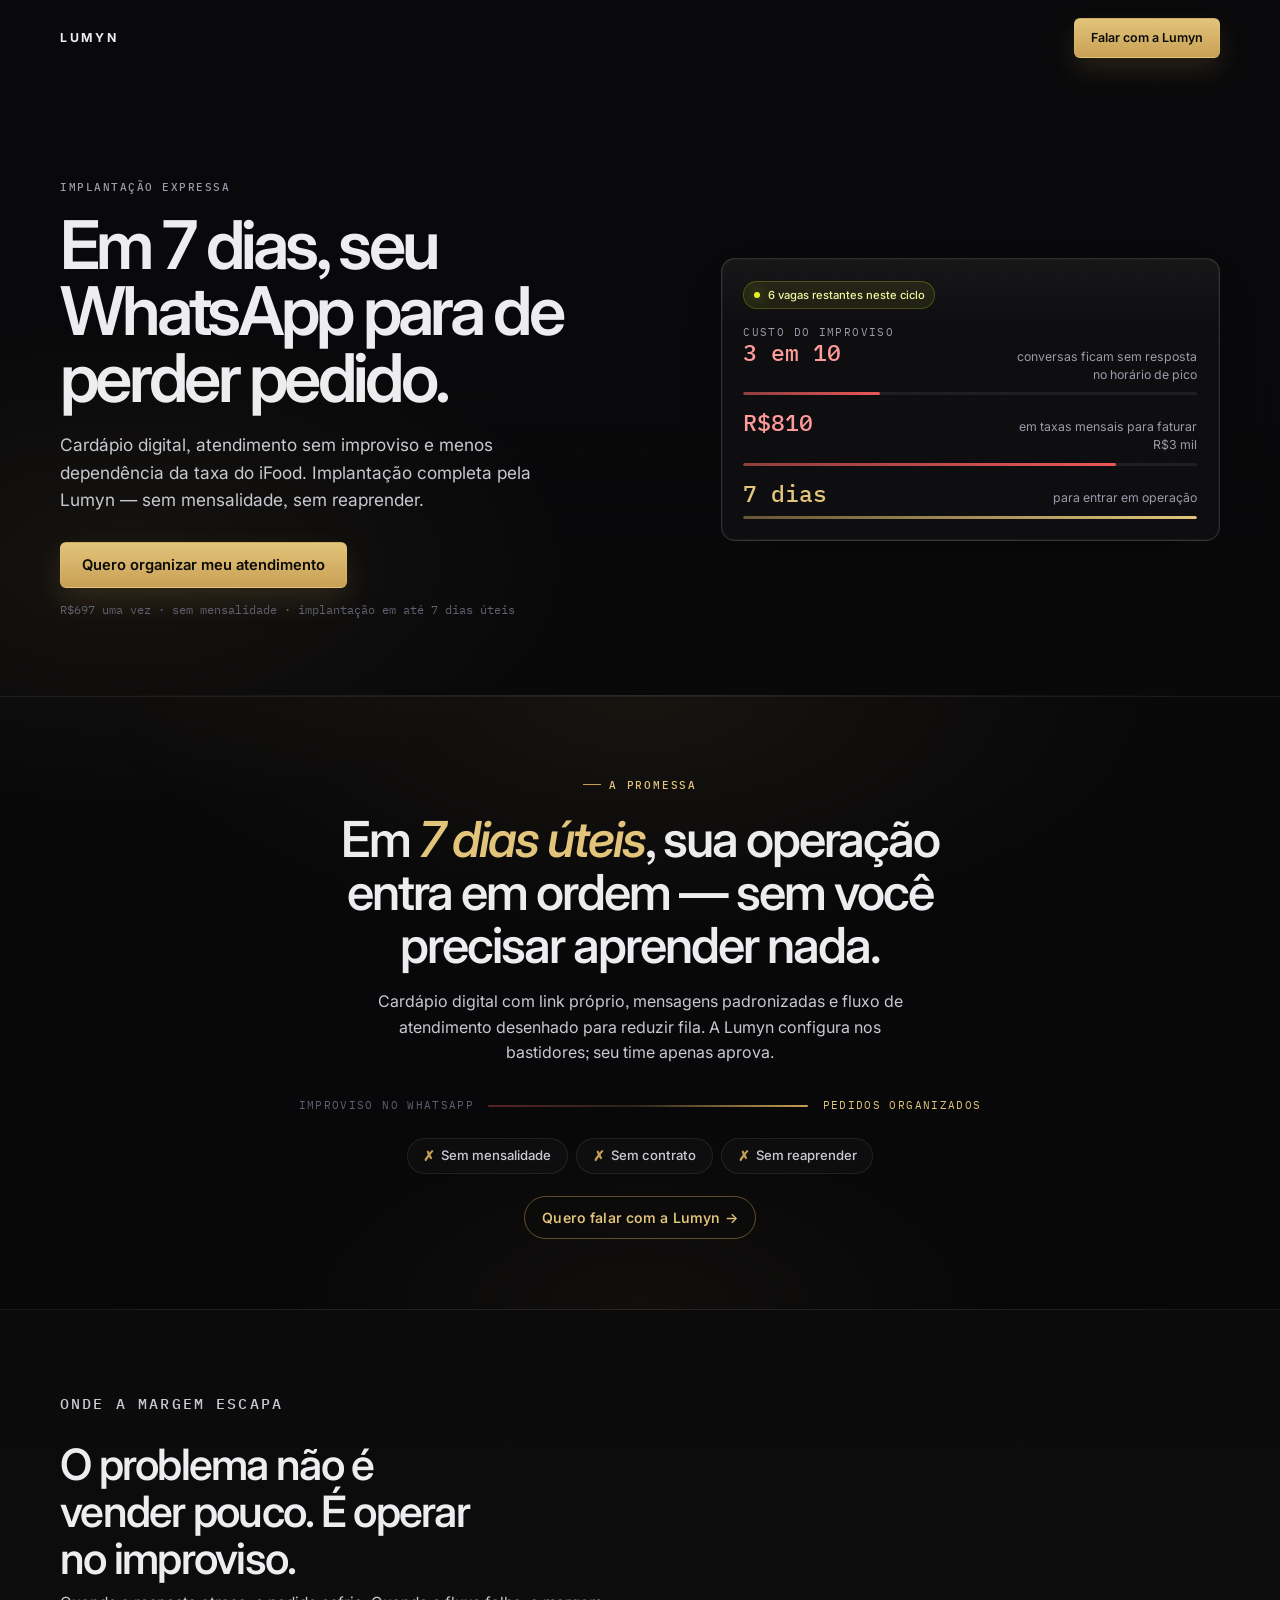
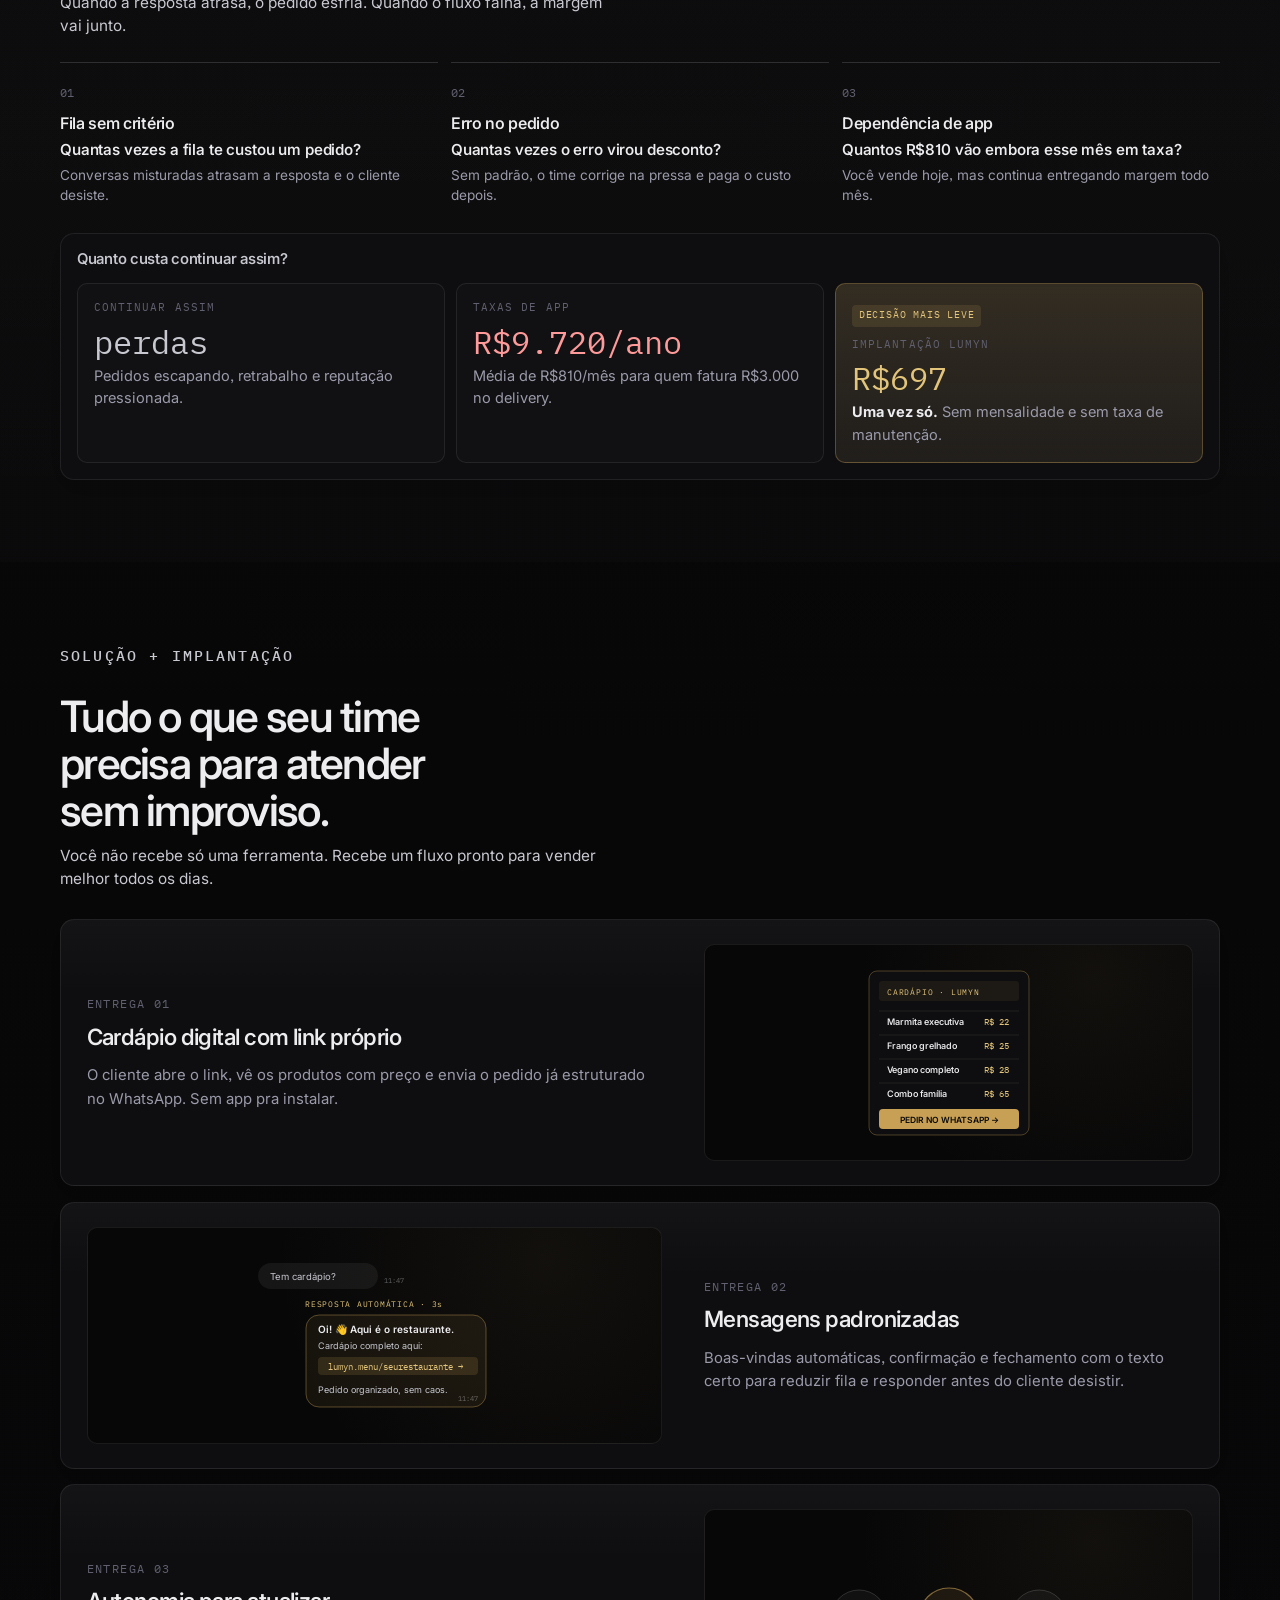
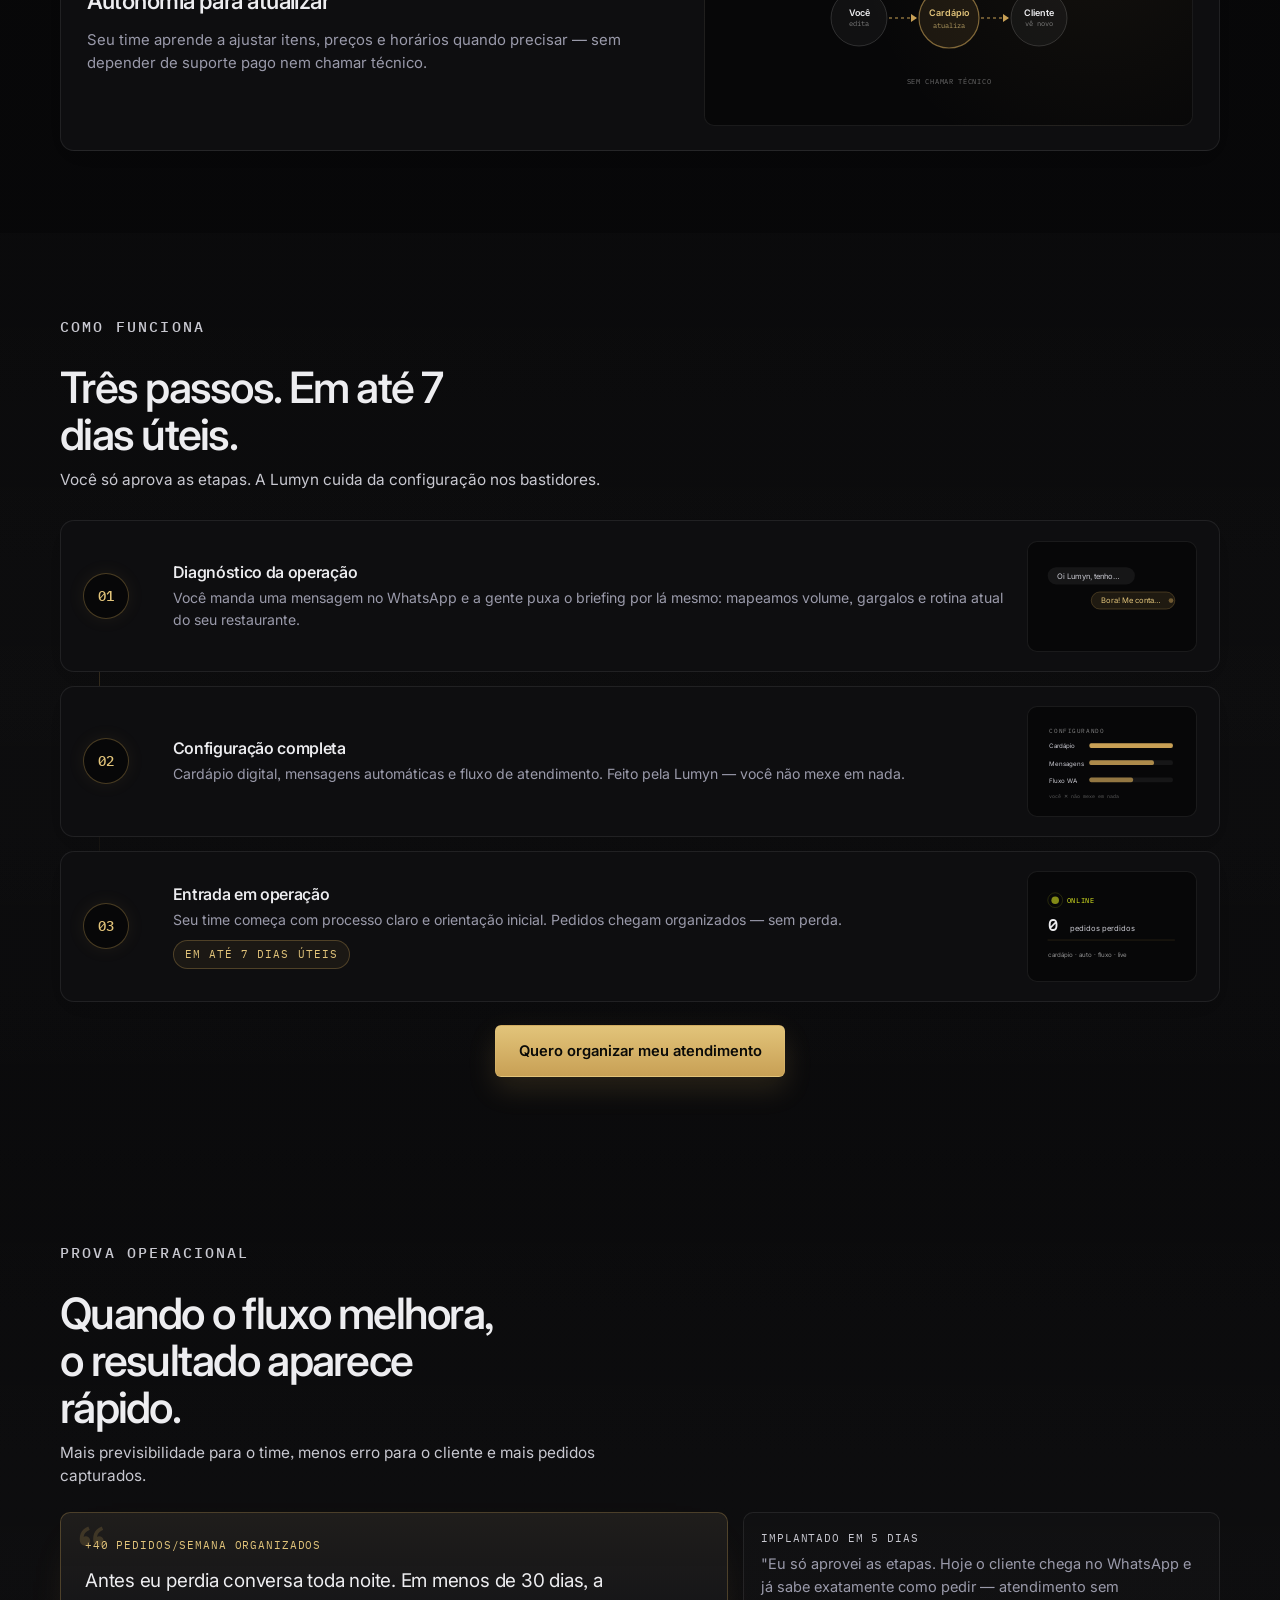
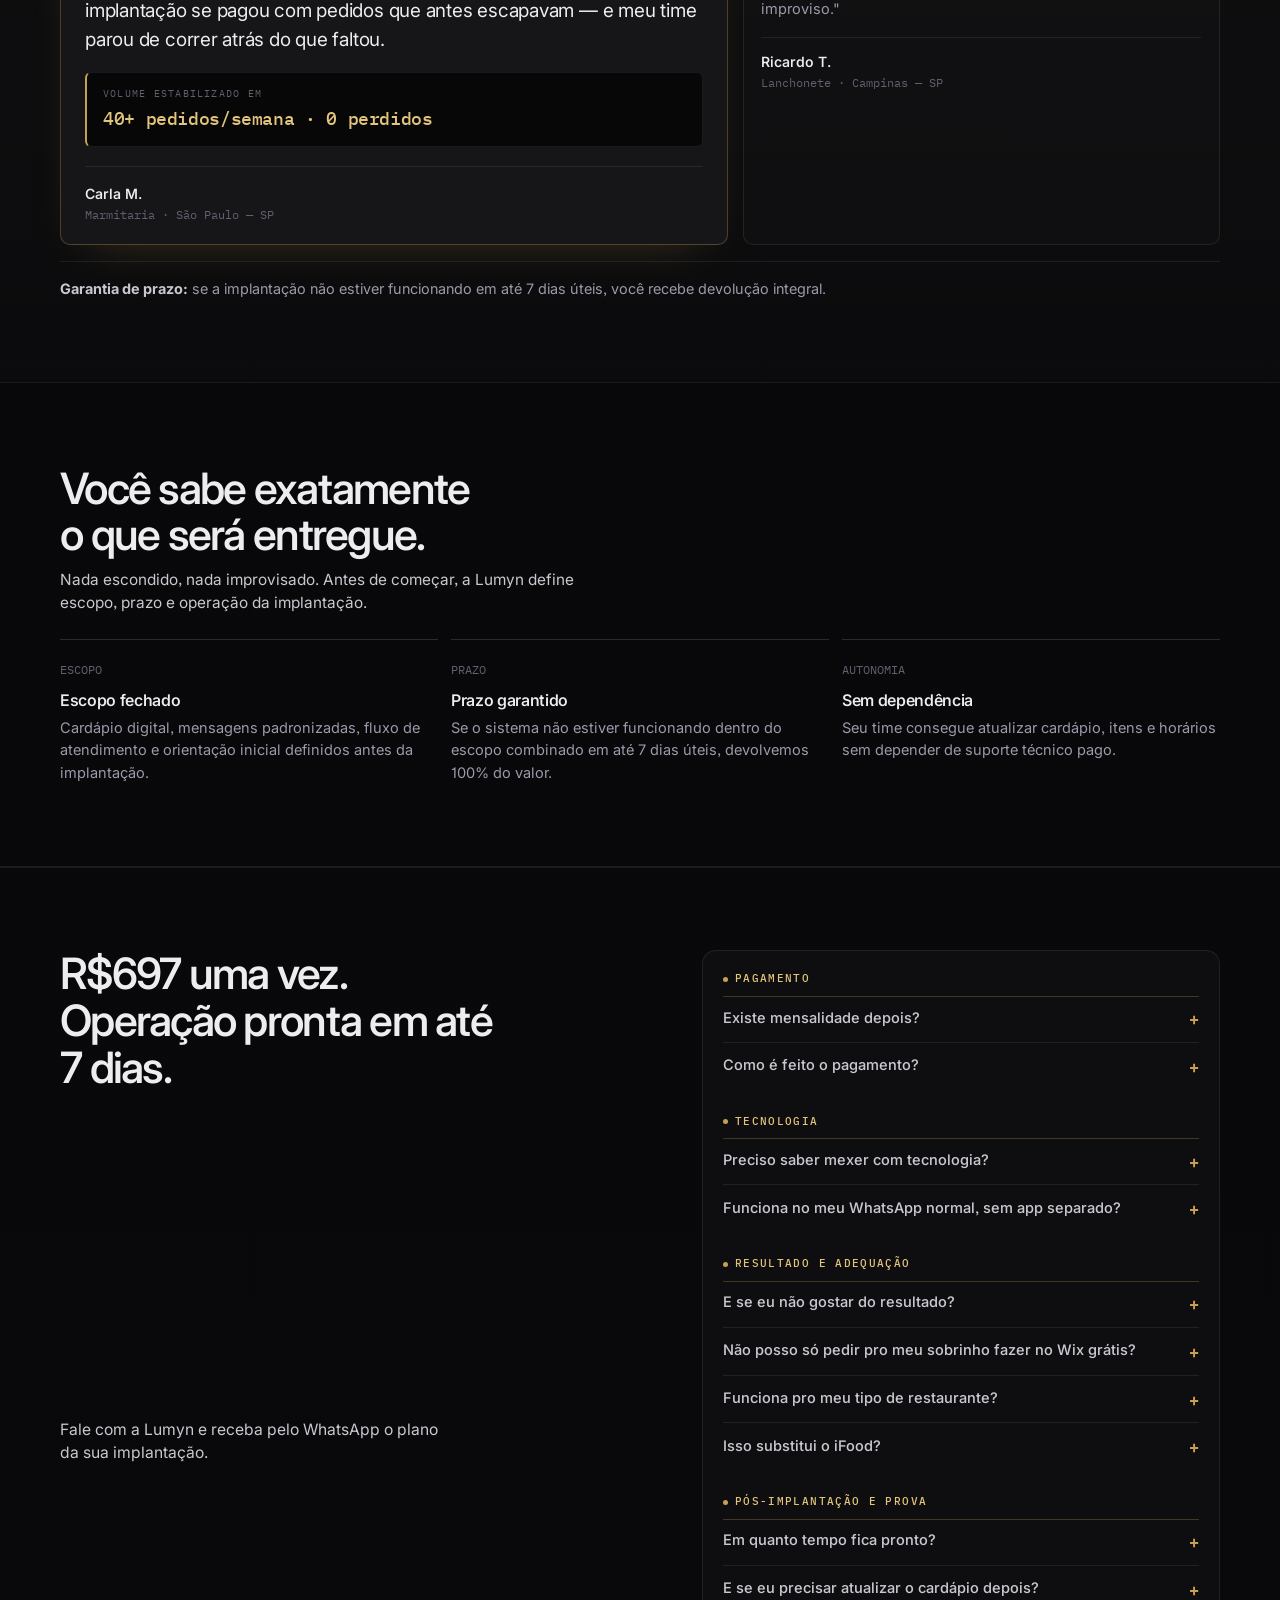
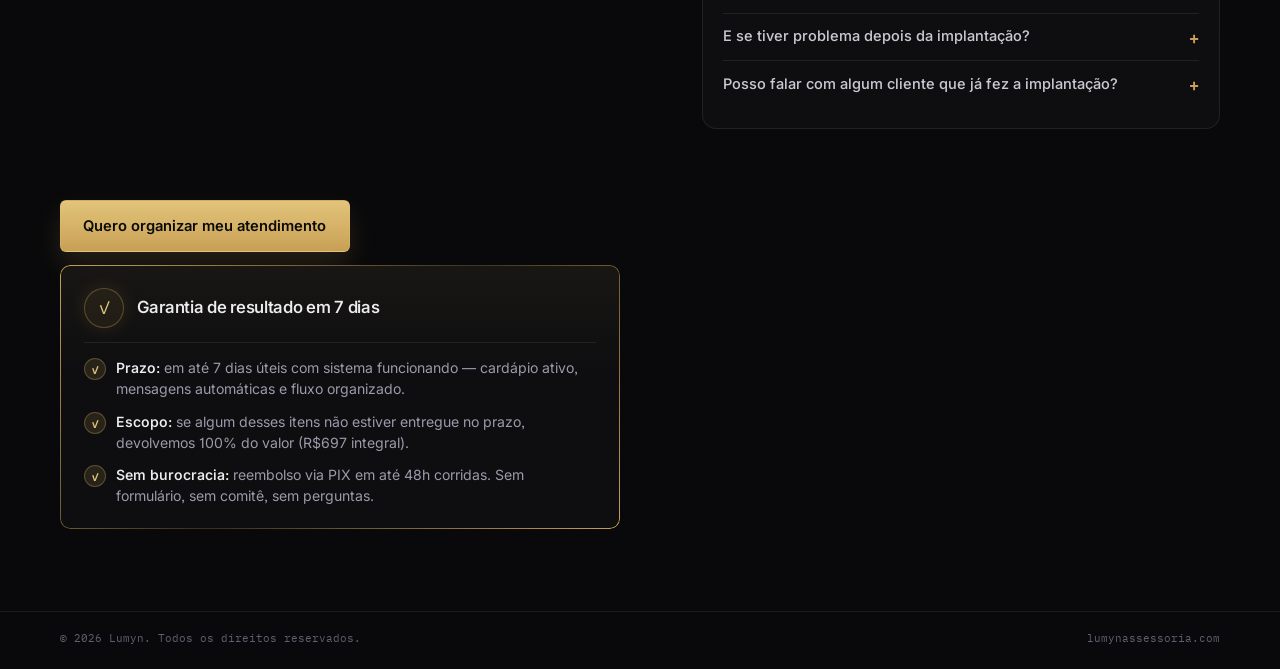
<file: restaurante/index-backup-pixel-lead-2026-05-16.html>
﻿<!DOCTYPE html>
<html lang="pt-BR">
<head>
  <meta charset="UTF-8">
  <meta name="viewport" content="width=device-width, initial-scale=1.0">
  <title>Cardápio Digital + WhatsApp Organizado - Lumyn</title>
  <meta name="description" content="Implantação expressa de cardápio digital e WhatsApp organizado para restaurantes. Em até 7 dias, por R$697 uma vez, sem mensalidade.">
  <meta name="robots" content="noindex,nofollow">
  <meta name="theme-color" content="#08090a">

  <meta property="og:type" content="website">
  <meta property="og:title" content="Cardápio Digital + WhatsApp Organizado - Lumyn">
  <meta property="og:description" content="Cardápio digital e atendimento organizado em até 7 dias úteis. R$697 uma vez, sem mensalidade.">
  <meta property="og:locale" content="pt_BR">

  <link rel="icon" type="image/svg+xml" href="/assets/favicon.svg">
  <script type="text/javascript">(function(c,l,a,r,i,t,y){c[a]=c[a]||function(){(c[a].q=c[a].q||[]).push(arguments)};t=l.createElement(r);t.async=1;t.src="https://www.clarity.ms/tag/"+i;y=l.getElementsByTagName(r)[0];y.parentNode.insertBefore(t,y)})(window,document,"clarity","script","wqw9ibx7ou");</script>
  <link rel="preconnect" href="https://fonts.googleapis.com">
  <link rel="preconnect" href="https://fonts.gstatic.com" crossorigin>
  <link href="https://fonts.googleapis.com/css2?family=Inter:wght@400;500;600;700&family=IBM+Plex+Mono:wght@400;500&display=swap" rel="stylesheet">
  <link rel="stylesheet" href="/restaurante/styles.css">
</head>
<body class="lp-restaurant">
  <header class="lp-header" id="lp-header">
    <div class="lp-container lp-header-inner">
      <a class="lp-brand" href="https://lumynassessoria.com" aria-label="Lumyn">LUMYN</a>
      <a
        class="lp-btn lp-btn-primary lp-btn-header"
        href="https://wa.me/5571993752189?text=Oi!%20Vi%20sobre%20a%20Implanta%C3%A7%C3%A3o%20Expressa%20e%20quero%20saber%20mais%20%F0%9F%91%8B"
        target="_blank"
        rel="noopener noreferrer"
        data-whatsapp="Oi! Vi sobre a Implantação Expressa e quero saber mais 👋"
        data-track="click_whatsapp"
        data-track-location="header_lp">
        Falar com a Lumyn
      </a>
    </div>
  </header>

  <main>
    <section class="lp-hero" id="inicio">
      <div class="lp-container lp-hero-grid">
        <div class="lp-hero-copy reveal-target">
          <p class="lp-eyebrow">IMPLANTAÇÃO EXPRESSA</p>
          <h1>Em 7 dias, seu WhatsApp para de perder pedido.</h1>
          <p class="lp-hero-sub">
            Cardápio digital, atendimento sem improviso e menos dependência da taxa do iFood. Implantação completa pela Lumyn — sem mensalidade, sem reaprender.
          </p>

          <div class="lp-hero-cta">
            <a
              class="lp-btn lp-btn-primary"
              href="https://wa.me/5571993752189?text=Oi!%20Vi%20sobre%20a%20Implanta%C3%A7%C3%A3o%20Expressa%20e%20quero%20saber%20mais%20%F0%9F%91%8B"
              target="_blank"
              rel="noopener noreferrer"
              data-whatsapp="Oi! Vi sobre a Implantação Expressa e quero saber mais 👋"
              data-track="click_whatsapp"
              data-track-location="hero_lp">
              Quero organizar meu atendimento
            </a>
            <p class="lp-hero-trust">R$697 uma vez · sem mensalidade · implantação em até 7 dias úteis</p>
          </div>
        </div>

        <aside class="lp-proof-card reveal-target" aria-label="Dados de operação" id="lp-dashboard">
          <div class="lp-urgency-badge">
            <span class="lp-urgency-dot" aria-hidden="true"></span>
            <span>6 vagas restantes neste ciclo</span>
          </div>
          <p class="lp-proof-kicker">CUSTO DO IMPROVISO</p>

          <div class="lp-proof-item">
            <div class="lp-proof-row">
              <strong class="danger">3 em 10</strong>
              <span>conversas ficam sem resposta no horário de pico</span>
            </div>
            <div class="lp-proof-bar"><span class="lp-proof-fill danger" style="--target:30%; --delay:0.06s;"></span></div>
          </div>

          <div class="lp-proof-item">
            <div class="lp-proof-row">
              <strong class="danger">R$810</strong>
              <span>em taxas mensais para faturar R$3 mil</span>
            </div>
            <div class="lp-proof-bar"><span class="lp-proof-fill danger" style="--target:82%; --delay:0.16s;"></span></div>
          </div>

          <div class="lp-proof-item">
            <div class="lp-proof-row">
              <strong class="accent">7 dias</strong>
              <span>para entrar em operação</span>
            </div>
            <div class="lp-proof-bar"><span class="lp-proof-fill accent" style="--target:100%; --delay:0.24s;"></span></div>
          </div>
        </aside>
      </div>
    </section>

    <!-- Bloco Promessa: entrega valor logo após o hero, antes de aprofundar dor -->
    <section class="lp-promise" id="promessa">
      <div class="lp-container">
        <div class="lp-promise-inner">
          <span class="lp-promise-eyebrow">A Promessa</span>
          <h2>Em <strong>7 dias úteis</strong>, sua operação entra em ordem — sem você precisar aprender nada.</h2>
          <p class="lp-promise-sub">Cardápio digital com link próprio, mensagens padronizadas e fluxo de atendimento desenhado para reduzir fila. A Lumyn configura nos bastidores; seu time apenas aprova.</p>

          <div class="lp-promise-track" aria-hidden="true">
            <span class="lp-promise-track-label">Improviso no WhatsApp</span>
            <div class="lp-promise-track-line"></div>
            <span class="lp-promise-track-label is-end">Pedidos organizados</span>
          </div>

          <div class="lp-promise-chips">
            <span class="lp-promise-chip">Sem mensalidade</span>
            <span class="lp-promise-chip">Sem contrato</span>
            <span class="lp-promise-chip">Sem reaprender</span>
          </div>

          <a
            class="lp-promise-cta"
            href="https://wa.me/5571993752189?text=Oi!%20Vi%20sobre%20a%20Implanta%C3%A7%C3%A3o%20Expressa%20e%20quero%20saber%20mais%20%F0%9F%91%8B"
            target="_blank"
            rel="noopener noreferrer"
            data-whatsapp="Oi! Vi sobre a Implantação Expressa e quero saber mais 👋"
            data-track="click_whatsapp"
            data-track-location="promise_lp">
            Quero falar com a Lumyn →
          </a>
        </div>
      </div>
    </section>

    <section class="lp-section lp-section-soft" id="problema">
      <div class="lp-container">
        <header class="lp-section-head reveal-target">
          <p class="lp-eyebrow">ONDE A MARGEM ESCAPA</p>
          <h2>O problema não é vender pouco. É operar no improviso.</h2>
          <p>Quando a resposta atrasa, o pedido esfria. Quando o fluxo falha, a margem vai junto.</p>
        </header>

        <div class="lp-problem-grid reveal-target">
          <article class="lp-problem-card">
            <span class="lp-problem-index">01</span>
            <h3>Fila sem critério</h3>
            <p><strong>Quantas vezes a fila te custou um pedido?</strong> Conversas misturadas atrasam a resposta e o cliente desiste.</p>
          </article>

          <article class="lp-problem-card">
            <span class="lp-problem-index">02</span>
            <h3>Erro no pedido</h3>
            <p><strong>Quantas vezes o erro virou desconto?</strong> Sem padrão, o time corrige na pressa e paga o custo depois.</p>
          </article>

          <article class="lp-problem-card">
            <span class="lp-problem-index">03</span>
            <h3>Dependência de app</h3>
            <p><strong>Quantos R$810 vão embora esse mês em taxa?</strong> Você vende hoje, mas continua entregando margem todo mês.</p>
          </article>
        </div>

        <div class="lp-cost-block reveal-target" id="preco">
          <h3>Quanto custa continuar assim?</h3>
          <div class="lp-cost-grid">
            <article class="lp-price-card">
              <p class="lp-price-label">CONTINUAR ASSIM</p>
              <p class="lp-price-value neutral">perdas</p>
              <p class="lp-price-copy">Pedidos escapando, retrabalho e reputação pressionada.</p>
            </article>

            <article class="lp-price-card">
              <p class="lp-price-label">TAXAS DE APP</p>
              <p class="lp-price-value danger">R$9.720/ano</p>
              <p class="lp-price-copy">Média de R$810/mês para quem fatura R$3.000 no delivery.</p>
            </article>

            <article class="lp-price-card featured">
              <p class="lp-price-badge">DECISÃO MAIS LEVE</p>
              <p class="lp-price-label">IMPLANTAÇÃO LUMYN</p>
              <p class="lp-price-value accent">R$697</p>
              <p class="lp-price-copy"><strong>Uma vez só.</strong> Sem mensalidade e sem taxa de manutenção.</p>
            </article>
          </div>
        </div>
      </div>
    </section>

    <section class="lp-section" id="entrega">
      <div class="lp-container">
        <header class="lp-section-head reveal-target">
          <p class="lp-eyebrow">SOLUÇÃO + IMPLANTAÇÃO</p>
          <h2>Tudo o que seu time precisa para atender sem improviso.</h2>
          <p>Você não recebe só uma ferramenta. Recebe um fluxo pronto para vender melhor todos os dias.</p>
        </header>

        <!-- Entregáveis em zigzag: cada entrega com mini-mockup SVG específico -->
        <div class="lp-deliverables-grid reveal-target">

          <!-- Entrega 01 — Cardápio digital | texto à esquerda, mockup à direita -->
          <article class="lp-deliverable-card">
            <div class="lp-deliverable-body">
              <span class="lp-deliverable-number">Entrega 01</span>
              <h3>Cardápio digital com link próprio</h3>
              <p>O cliente abre o link, vê os produtos com preço e envia o pedido já estruturado no WhatsApp. Sem app pra instalar.</p>
            </div>
            <div class="lp-deliverable-visual" aria-hidden="true">
              <svg viewBox="0 0 260 180" xmlns="http://www.w3.org/2000/svg">
                <rect x="50" y="8" width="160" height="164" rx="8" fill="#0e0e10" stroke="rgba(200,160,85,0.34)" stroke-width="1"/>
                <rect x="60" y="18" width="140" height="20" rx="3" fill="rgba(200,160,85,0.08)"/>
                <text x="68" y="32" fill="#e2c47a" font-family="'IBM Plex Mono', monospace" font-size="8" letter-spacing="0.1em">CARDÁPIO · LUMYN</text>
                <line x1="60" y1="48" x2="200" y2="48" stroke="rgba(255,255,255,0.07)"/>
                <text x="68" y="62" fill="#ededf0" font-family="Inter, sans-serif" font-size="9" font-weight="560">Marmita executiva</text>
                <text x="190" y="62" fill="#e2c47a" font-family="'IBM Plex Mono', monospace" font-size="9" text-anchor="end">R$ 22</text>
                <line x1="60" y1="72" x2="200" y2="72" stroke="rgba(255,255,255,0.07)"/>
                <text x="68" y="86" fill="#ededf0" font-family="Inter, sans-serif" font-size="9" font-weight="560">Frango grelhado</text>
                <text x="190" y="86" fill="#e2c47a" font-family="'IBM Plex Mono', monospace" font-size="9" text-anchor="end">R$ 25</text>
                <line x1="60" y1="96" x2="200" y2="96" stroke="rgba(255,255,255,0.07)"/>
                <text x="68" y="110" fill="#ededf0" font-family="Inter, sans-serif" font-size="9" font-weight="560">Vegano completo</text>
                <text x="190" y="110" fill="#e2c47a" font-family="'IBM Plex Mono', monospace" font-size="9" text-anchor="end">R$ 28</text>
                <line x1="60" y1="120" x2="200" y2="120" stroke="rgba(255,255,255,0.07)"/>
                <text x="68" y="134" fill="#ededf0" font-family="Inter, sans-serif" font-size="9" font-weight="560">Combo família</text>
                <text x="190" y="134" fill="#e2c47a" font-family="'IBM Plex Mono', monospace" font-size="9" text-anchor="end">R$ 65</text>
                <rect x="60" y="146" width="140" height="20" rx="4" fill="#c8a055"/>
                <text x="130" y="160" fill="#0a0a08" font-family="Inter, sans-serif" font-size="8.5" font-weight="600" text-anchor="middle">PEDIR NO WHATSAPP →</text>
              </svg>
            </div>
          </article>

          <!-- Entrega 02 — Mensagens padronizadas | visual à esquerda, texto à direita (zigzag) -->
          <article class="lp-deliverable-card">
            <div class="lp-deliverable-body">
              <span class="lp-deliverable-number">Entrega 02</span>
              <h3>Mensagens padronizadas</h3>
              <p>Boas-vindas automáticas, confirmação e fechamento com o texto certo para reduzir fila e responder antes do cliente desistir.</p>
            </div>
            <div class="lp-deliverable-visual" aria-hidden="true">
              <svg viewBox="0 0 260 180" xmlns="http://www.w3.org/2000/svg">
                <rect x="14" y="18" width="120" height="26" rx="13" fill="rgba(255,255,255,0.06)"/>
                <text x="26" y="35" fill="#c8c8d0" font-family="Inter, sans-serif" font-size="9.5">Tem cardápio?</text>
                <text x="140" y="38" fill="rgba(255,255,255,0.35)" font-family="'IBM Plex Mono', monospace" font-size="7">11:47</text>
                <text x="130" y="62" fill="#e2c47a" font-family="'IBM Plex Mono', monospace" font-size="7.5" text-anchor="middle" letter-spacing="0.1em">RESPOSTA AUTOMÁTICA · 3s</text>
                <rect x="62" y="70" width="180" height="92" rx="13" fill="rgba(200,160,85,0.08)" stroke="rgba(200,160,85,0.5)" stroke-width="0.8"/>
                <text x="74" y="88" fill="#ededf0" font-family="Inter, sans-serif" font-size="10" font-weight="600">Oi! 👋 Aqui é o restaurante.</text>
                <text x="74" y="104" fill="#c8c8d0" font-family="Inter, sans-serif" font-size="9">Cardápio completo aqui:</text>
                <rect x="74" y="112" width="160" height="18" rx="4" fill="rgba(200,160,85,0.16)"/>
                <text x="84" y="125" fill="#e2c47a" font-family="'IBM Plex Mono', monospace" font-size="8.5">lumyn.menu/seurestaurante →</text>
                <text x="74" y="148" fill="#c8c8d0" font-family="Inter, sans-serif" font-size="9">Pedido organizado, sem caos.</text>
                <text x="234" y="156" fill="rgba(255,255,255,0.35)" font-family="'IBM Plex Mono', monospace" font-size="7" text-anchor="end">11:47</text>
              </svg>
            </div>
          </article>

          <!-- Entrega 03 — Autonomia | texto à esquerda, fluxo à direita -->
          <article class="lp-deliverable-card">
            <div class="lp-deliverable-body">
              <span class="lp-deliverable-number">Entrega 03</span>
              <h3>Autonomia para atualizar</h3>
              <p>Seu time aprende a ajustar itens, preços e horários quando precisar — sem depender de suporte pago nem chamar técnico.</p>
            </div>
            <div class="lp-deliverable-visual" aria-hidden="true">
              <svg viewBox="0 0 260 180" xmlns="http://www.w3.org/2000/svg">
                <circle cx="40" cy="90" r="28" fill="rgba(255,255,255,0.04)" stroke="rgba(255,255,255,0.15)" stroke-width="1"/>
                <text x="40" y="88" fill="#ededf0" font-family="Inter, sans-serif" font-size="9" font-weight="600" text-anchor="middle">Você</text>
                <text x="40" y="98" fill="rgba(255,255,255,0.45)" font-family="'IBM Plex Mono', monospace" font-size="7" text-anchor="middle">edita</text>
                <line x1="70" y1="90" x2="98" y2="90" stroke="#c8a055" stroke-width="1.2" stroke-dasharray="3 3"/>
                <polygon points="98,90 92,86 92,94" fill="#c8a055"/>
                <circle cx="130" cy="90" r="30" fill="rgba(200,160,85,0.1)" stroke="rgba(200,160,85,0.6)" stroke-width="1.2"/>
                <text x="130" y="88" fill="#e2c47a" font-family="Inter, sans-serif" font-size="9" font-weight="600" text-anchor="middle">Cardápio</text>
                <text x="130" y="100" fill="rgba(226,196,122,0.75)" font-family="'IBM Plex Mono', monospace" font-size="7" text-anchor="middle">atualiza</text>
                <line x1="162" y1="90" x2="190" y2="90" stroke="#c8a055" stroke-width="1.2" stroke-dasharray="3 3"/>
                <polygon points="190,90 184,86 184,94" fill="#c8a055"/>
                <circle cx="220" cy="90" r="28" fill="rgba(255,255,255,0.04)" stroke="rgba(255,255,255,0.15)" stroke-width="1"/>
                <text x="220" y="88" fill="#ededf0" font-family="Inter, sans-serif" font-size="9" font-weight="600" text-anchor="middle">Cliente</text>
                <text x="220" y="98" fill="rgba(255,255,255,0.45)" font-family="'IBM Plex Mono', monospace" font-size="7" text-anchor="middle">vê novo</text>
                <text x="130" y="156" fill="rgba(255,255,255,0.4)" font-family="'IBM Plex Mono', monospace" font-size="7" text-anchor="middle" letter-spacing="0.1em">SEM CHAMAR TÉCNICO</text>
              </svg>
            </div>
          </article>

        </div>
      </div>
    </section>

    <!-- Como funciona — seção separada com steps horizontais -->
    <section class="lp-section lp-section-soft" id="como-funciona">
      <div class="lp-container">
        <header class="lp-section-head reveal-target">
          <p class="lp-eyebrow">COMO FUNCIONA</p>
          <h2>Três passos. Em até 7 dias úteis.</h2>
          <p>Você só aprova as etapas. A Lumyn cuida da configuração nos bastidores.</p>
        </header>

        <ol class="lp-steps-timeline reveal-target" aria-label="Etapas da implantação">

          <li>
            <div class="lp-step-bubble"><span>01</span></div>
            <div>
              <h3>Diagnóstico da operação</h3>
              <p>Você manda uma mensagem no WhatsApp e a gente puxa o briefing por lá mesmo: mapeamos volume, gargalos e rotina atual do seu restaurante.</p>
            </div>
            <div class="lp-step-visual" aria-hidden="true">
              <svg viewBox="0 0 150 88" xmlns="http://www.w3.org/2000/svg">
                <rect x="8" y="14" width="92" height="18" rx="9" fill="rgba(255,255,255,0.06)"/>
                <text x="18" y="26" fill="#c8c8d0" font-family="Inter, sans-serif" font-size="8">Oi Lumyn, tenho…</text>
                <rect x="54" y="40" width="88" height="18" rx="9" fill="rgba(200,160,85,0.12)" stroke="rgba(200,160,85,0.4)" stroke-width="0.7"/>
                <text x="64" y="52" fill="#e2c47a" font-family="Inter, sans-serif" font-size="8">Bora! Me conta…</text>
                <circle cx="138" cy="49" r="2.5" fill="#c8a055">
                  <animate attributeName="opacity" values="1;0.3;1" dur="1.6s" repeatCount="indefinite"/>
                </circle>
              </svg>
            </div>
          </li>

          <li>
            <div class="lp-step-bubble"><span>02</span></div>
            <div>
              <h3>Configuração completa</h3>
              <p>Cardápio digital, mensagens automáticas e fluxo de atendimento. Feito pela Lumyn — você não mexe em nada.</p>
            </div>
            <div class="lp-step-visual" aria-hidden="true">
              <svg viewBox="0 0 150 88" xmlns="http://www.w3.org/2000/svg">
                <text x="10" y="14" fill="rgba(255,255,255,0.5)" font-family="'IBM Plex Mono', monospace" font-size="6" letter-spacing="0.1em">CONFIGURANDO</text>
                <text x="10" y="30" fill="#c8c8d0" font-family="Inter, sans-serif" font-size="6.5">Cardápio</text>
                <rect x="52" y="24.5" width="88" height="5" rx="2" fill="rgba(255,255,255,0.06)"/>
                <rect x="52" y="24.5" width="88" height="5" rx="2" fill="#c8a055"/>
                <text x="10" y="48" fill="#c8c8d0" font-family="Inter, sans-serif" font-size="6.5">Mensagens</text>
                <rect x="52" y="42.5" width="88" height="5" rx="2" fill="rgba(255,255,255,0.06)"/>
                <rect x="52" y="42.5" width="68" height="5" rx="2" fill="rgba(200,160,85,0.85)">
                  <animate attributeName="width" from="0" to="68" dur="1.4s" begin="0.4s" fill="freeze"/>
                </rect>
                <text x="10" y="66" fill="#c8c8d0" font-family="Inter, sans-serif" font-size="6.5">Fluxo WA</text>
                <rect x="52" y="60.5" width="88" height="5" rx="2" fill="rgba(255,255,255,0.06)"/>
                <rect x="52" y="60.5" width="46" height="5" rx="2" fill="rgba(200,160,85,0.7)">
                  <animate attributeName="width" from="0" to="46" dur="1.4s" begin="0.8s" fill="freeze"/>
                </rect>
                <text x="10" y="82" fill="rgba(255,255,255,0.35)" font-family="'IBM Plex Mono', monospace" font-size="5.5">você ✕ não mexe em nada</text>
              </svg>
            </div>
          </li>

          <li>
            <div class="lp-step-bubble"><span>03</span></div>
            <div>
              <h3>Entrada em operação</h3>
              <p>Seu time começa com processo claro e orientação inicial. Pedidos chegam organizados — sem perda.</p>
              <span class="lp-step-tag">em até 7 dias úteis</span>
            </div>
            <div class="lp-step-visual" aria-hidden="true">
              <svg viewBox="0 0 150 88" xmlns="http://www.w3.org/2000/svg">
                <circle cx="16" cy="16" r="4" fill="#e4f222">
                  <animate attributeName="opacity" values="1;0.4;1" dur="1.6s" repeatCount="indefinite"/>
                </circle>
                <circle cx="16" cy="16" r="7" fill="none" stroke="#e4f222" stroke-opacity="0.3" stroke-width="0.8">
                  <animate attributeName="r" from="4" to="10" dur="1.6s" repeatCount="indefinite"/>
                  <animate attributeName="stroke-opacity" from="0.5" to="0" dur="1.6s" repeatCount="indefinite"/>
                </circle>
                <text x="28" y="19" fill="#e4f222" font-family="'IBM Plex Mono', monospace" font-size="7" letter-spacing="0.1em">ONLINE</text>
                <text x="8" y="48" fill="#ededf0" font-family="'IBM Plex Mono', monospace" font-size="18" font-weight="500">0</text>
                <text x="32" y="48" fill="#c8c8d0" font-family="Inter, sans-serif" font-size="8">pedidos perdidos</text>
                <line x1="8" y1="58" x2="142" y2="58" stroke="rgba(200,160,85,0.2)" stroke-width="0.8"/>
                <text x="8" y="76" fill="rgba(255,255,255,0.55)" font-family="Inter, sans-serif" font-size="6.5">cardápio · auto · fluxo · live</text>
              </svg>
            </div>
          </li>

        </ol>

        <div class="lp-steps-action reveal-target">
          <a
            class="lp-btn lp-btn-primary lp-btn-large"
            href="https://wa.me/5571993752189?text=Oi!%20Vi%20sobre%20a%20Implanta%C3%A7%C3%A3o%20Expressa%20e%20quero%20saber%20mais%20%F0%9F%91%8B"
            target="_blank"
            rel="noopener noreferrer"
            data-whatsapp="Oi! Vi sobre a Implantação Expressa e quero saber mais 👋"
            data-track="click_whatsapp"
            data-track-location="steps_lp">
            Quero organizar meu atendimento
          </a>
        </div>
      </div>
    </section>

    <section class="lp-section lp-section-soft" id="depoimentos">
      <div class="lp-container">
        <header class="lp-section-head reveal-target">
          <p class="lp-eyebrow">PROVA OPERACIONAL</p>
          <h2>Quando o fluxo melhora, o resultado aparece rápido.</h2>
          <p>Mais previsibilidade para o time, menos erro para o cliente e mais pedidos capturados.</p>
        </header>

        <div class="lp-testimonials-grid reveal-target">
          <!-- Depoimento destacado (1.4fr — assimétrico) -->
          <article class="lp-testimonial-card lp-testimonial-card--featured">
            <p class="lp-testimonial-result">+40 pedidos/semana organizados</p>
            <p class="lp-testimonial-text">Antes eu perdia conversa toda noite. Em menos de 30 dias, a implantação se pagou com pedidos que antes escapavam — e meu time parou de correr atrás do que faltou.</p>

            <div class="lp-testimonial-metric">
              <p class="lp-testimonial-metric-label">Volume estabilizado em</p>
              <p class="lp-testimonial-metric-value">40+ pedidos/semana · 0 perdidos</p>
            </div>

            <footer>
              <strong>Carla M.</strong>
              <span>Marmitaria · São Paulo — SP</span>
            </footer>
          </article>

          <!-- Depoimento compacto (1fr) -->
          <article class="lp-testimonial-card">
            <p class="lp-testimonial-result">Implantado em 5 dias</p>
            <p class="lp-testimonial-text">"Eu só aprovei as etapas. Hoje o cliente chega no WhatsApp e já sabe exatamente como pedir — atendimento sem improviso."</p>
            <footer>
              <strong>Ricardo T.</strong>
              <span>Lanchonete · Campinas — SP</span>
            </footer>
          </article>
        </div>

        <div class="lp-proof-strip reveal-target">
          <p><strong>Garantia de prazo:</strong> se a implantação não estiver funcionando em até 7 dias úteis, você recebe devolução integral.</p>
        </div>
      </div>
    </section>

    <section class="lp-section lp-scope-section" id="escopo">
      <div class="lp-container">
        <header class="lp-section-head reveal-target">
          <h2>Você sabe exatamente o que será entregue.</h2>
          <p>Nada escondido, nada improvisado. Antes de começar, a Lumyn define escopo, prazo e operação da implantação.</p>
        </header>

        <div class="lp-problem-grid reveal-target">
          <article class="lp-problem-card">
            <span class="lp-problem-index">ESCOPO</span>
            <h3>Escopo fechado</h3>
            <p>Cardápio digital, mensagens padronizadas, fluxo de atendimento e orientação inicial definidos antes da implantação.</p>
          </article>

          <article class="lp-problem-card">
            <span class="lp-problem-index">PRAZO</span>
            <h3>Prazo garantido</h3>
            <p>Se o sistema não estiver funcionando dentro do escopo combinado em até 7 dias úteis, devolvemos 100% do valor.</p>
          </article>

          <article class="lp-problem-card">
            <span class="lp-problem-index">AUTONOMIA</span>
            <h3>Sem dependência</h3>
            <p>Seu time consegue atualizar cardápio, itens e horários sem depender de suporte técnico pago.</p>
          </article>
        </div>
      </div>
    </section>

    <section class="lp-final-cta" id="contato">
      <div class="lp-container">
        <h2 class="reveal-target">R$697 uma vez. Operação pronta em até 7 dias.</h2>
        <p class="lp-final-sub reveal-target">Fale com a Lumyn e receba pelo WhatsApp o plano da sua implantação.</p>

        <div class="lp-faq-groups reveal-target" id="faq">

          <!-- Grupo 1: Pagamento -->
          <div class="lp-faq-group">
            <p class="lp-faq-group-label">Pagamento</p>
            <details class="lp-faq-item">
              <summary>Existe mensalidade depois?</summary>
              <p><strong>Não.</strong> O investimento é único: R$697, sem renovação e sem taxa de manutenção. Você paga uma vez e o sistema é seu.</p>
            </details>
            <details class="lp-faq-item">
              <summary>Como é feito o pagamento?</summary>
              <p>PIX, cartão de crédito ou débito. Após o pagamento, a Lumyn entra em contato pelo WhatsApp para iniciar a implantação — geralmente no mesmo dia.</p>
            </details>
          </div>

          <!-- Grupo 2: Tecnologia -->
          <div class="lp-faq-group">
            <p class="lp-faq-group-label">Tecnologia</p>
            <details class="lp-faq-item">
              <summary>Preciso saber mexer com tecnologia?</summary>
              <p>Não. A Lumyn configura tudo. Você só precisa ter um WhatsApp Business — se ainda não tiver, a gente orienta a criar.</p>
            </details>
            <details class="lp-faq-item">
              <summary>Funciona no meu WhatsApp normal, sem app separado?</summary>
              <p>Sim. O cardápio digital tem um link próprio que funciona no WhatsApp normalmente. O cliente acessa pelo link, vê o cardápio e manda o pedido — tudo dentro do WhatsApp.</p>
            </details>
          </div>

          <!-- Grupo 3: Resultado e adequação -->
          <div class="lp-faq-group">
            <p class="lp-faq-group-label">Resultado e adequação</p>
            <details class="lp-faq-item">
              <summary>E se eu não gostar do resultado?</summary>
              <p>Em até <strong>7 dias úteis</strong>, se o sistema não estiver funcionando no seu WhatsApp (cardápio ativo, mensagens automáticas configuradas e fluxo organizado) — <strong>devolvemos 100% do valor</strong>. Sem burocracia.</p>
            </details>
            <details class="lp-faq-item">
              <summary>Não posso só pedir pro meu sobrinho fazer no Wix grátis?</summary>
              <p>Montar um link de cardápio é a parte fácil. O que faz a diferença é <strong>o fluxo de atendimento</strong>: mensagem automática, cardápio fixado no WhatsApp Business, configuração do que mandar pra quem pergunta preço, prazo, frete. Isso é método. Enquanto seu sobrinho descobre o que precisa, você perde pedido.</p>
            </details>
            <details class="lp-faq-item">
              <summary>Funciona pro meu tipo de restaurante?</summary>
              <p>Sim. Adaptamos no briefing: <strong>pizzaria</strong> com sabores + tamanhos, <strong>hamburgueria</strong> com combos e adicionais, <strong>marmitaria</strong> com planos semanais, <strong>japonês</strong> com combinados. O fluxo muda conforme seu modelo.</p>
            </details>
            <details class="lp-faq-item">
              <summary>Isso substitui o iFood?</summary>
              <p>Não substitui obrigatoriamente — mas dá a opção de receber pedidos diretos pelo WhatsApp sem pagar comissão. Muitos clientes acabam preferindo o direto porque a margem é melhor.</p>
            </details>
          </div>

          <!-- Grupo 4: Pós-implantação e prova -->
          <div class="lp-faq-group">
            <p class="lp-faq-group-label">Pós-implantação e prova</p>
            <details class="lp-faq-item">
              <summary>Em quanto tempo fica pronto?</summary>
              <p>Em até 7 dias úteis após a confirmação do pagamento. A Lumyn cuida de tudo nesse período e entrega tudo funcionando.</p>
            </details>
            <details class="lp-faq-item">
              <summary>E se eu precisar atualizar o cardápio depois?</summary>
              <p>A gente orienta como fazer sozinho. É simples — você não vai precisar chamar ninguém nem pagar nada extra para trocar preços ou adicionar itens.</p>
            </details>
            <details class="lp-faq-item">
              <summary>E se tiver problema depois da implantação?</summary>
              <p>A Lumyn fica disponível pelo WhatsApp nos 7 dias de implantação e continua acessível depois para dúvidas pontuais. Se algo parar de funcionar, é só chamar.</p>
            </details>
            <details class="lp-faq-item">
              <summary>Posso falar com algum cliente que já fez a implantação?</summary>
              <p>Sim. Manda mensagem no WhatsApp da Lumyn e a gente passa contato de cliente da sua região ou do seu segmento — desde que o cliente autorize.</p>
            </details>
          </div>

        </div>

        <div class="lp-final-actions reveal-target">
          <a
            class="lp-btn lp-btn-primary lp-btn-large"
            href="https://wa.me/5571993752189?text=Oi!%20Vi%20sobre%20a%20Implanta%C3%A7%C3%A3o%20Expressa%20e%20quero%20saber%20mais%20%F0%9F%91%8B"
            target="_blank"
            rel="noopener noreferrer"
            data-whatsapp="Oi! Vi sobre a Implantação Expressa e quero saber mais 👋"
            data-track="click_whatsapp"
            data-track-location="cta_final_lp">
            Quero organizar meu atendimento
          </a>

          <div class="lp-guarantee-box">
            <div class="lp-guarantee-header">
              <div class="lp-guarantee-icon" aria-hidden="true">✓</div>
              <p class="lp-guarantee-title">Garantia de resultado em 7 dias</p>
            </div>

            <div class="lp-guarantee-clauses">
              <p class="lp-guarantee-clause">
                <span><strong>Prazo:</strong> em até 7 dias úteis com sistema funcionando — cardápio ativo, mensagens automáticas e fluxo organizado.</span>
              </p>
              <p class="lp-guarantee-clause">
                <span><strong>Escopo:</strong> se algum desses itens não estiver entregue no prazo, devolvemos 100% do valor (R$697 integral).</span>
              </p>
              <p class="lp-guarantee-clause">
                <span><strong>Sem burocracia:</strong> reembolso via PIX em até 48h corridas. Sem formulário, sem comitê, sem perguntas.</span>
              </p>
            </div>
          </div>
        </div>
      </div>
    </section>
  </main>

  <footer class="lp-footer">
    <div class="lp-container lp-footer-inner">
      <p>&copy; <span id="year"></span> Lumyn. Todos os direitos reservados.</p>
      <a href="https://lumynassessoria.com">lumynassessoria.com</a>
    </div>
  </footer>

  <script src="../config.js"></script>
  <script src="../site.js"></script>
  <script>
    const header = document.getElementById("lp-header");
    const toggleHeader = () => {
      if (!header) return;
      header.classList.toggle("scrolled", window.scrollY > 24);
    };
    window.addEventListener("scroll", toggleHeader, { passive: true });
    toggleHeader();

    const yearEl = document.getElementById("year");
    if (yearEl) yearEl.textContent = String(new Date().getFullYear());

    const dashboard = document.getElementById("lp-dashboard");
    if (dashboard) {
      const dashboardObserver = new IntersectionObserver((entries, obs) => {
        entries.forEach((entry) => {
          if (!entry.isIntersecting) return;
          dashboard.classList.add("bars-visible");
          obs.unobserve(entry.target);
        });
      }, { threshold: 0.4 });
      dashboardObserver.observe(dashboard);
    }

  </script>
</body>
</html>
</file>
<file: styles.css>
:root {
  --bg-canvas: #070708;
  --bg-surface: #0e0e10;
  --bg-elevated: #161618;
  --bg-overlay: #1e1e22;
  --gold: #c8a055;
  --gold-bright: #e2c47a;
  --gold-muted: rgba(200, 160, 85, 0.45);
  --gold-glow: rgba(200, 160, 85, 0.12);
  --text-primary: #ededf0;
  --text-secondary: #9a9aaa;
  --text-muted: #606070;
  --border-subtle: rgba(255, 255, 255, 0.07);
  --border-medium: rgba(255, 255, 255, 0.12);
  --border-gold: rgba(200, 160, 85, 0.3);
  --cta-text: #0a0a08;
  --container: 1200px;
  --radius-card: 12px;
  --radius-btn: 9999px;
}

*,
*::before,
*::after {
  box-sizing: border-box;
}

html {
  scroll-behavior: smooth;
}

body {
  margin: 0;
  min-height: 100vh;
  font-family: "Manrope", sans-serif;
  background: linear-gradient(180deg, #09090b 0%, #070708 28%);
  color: var(--text-primary);
  line-height: 1.65;
  overflow-x: hidden;
  -webkit-font-smoothing: antialiased;
  text-rendering: optimizeLegibility;
}

a {
  color: inherit;
}

a:focus-visible {
  outline: 2px solid var(--gold);
  outline-offset: 2px;
}

.container {
  width: min(100% - 2.5rem, var(--container));
  margin-inline: auto;
}

.section {
  padding: clamp(5rem, 9vw, 8rem) 0;
}

.site-header {
  position: sticky;
  top: 0;
  z-index: 50;
  transition: backdrop-filter 0.3s ease, background-color 0.3s ease, border-color 0.3s ease;
  border-bottom: 1px solid transparent;
}

.site-header.scrolled {
  backdrop-filter: blur(16px);
  background: rgba(7, 7, 8, 0.88);
  border-color: var(--border-subtle);
}

.header-inner {
  min-height: 78px;
  display: flex;
  align-items: center;
  justify-content: space-between;
  gap: 1rem;
}

.brand {
  text-decoration: none;
  font-size: 0.92rem;
  font-weight: 800;
  letter-spacing: 0.12em;
  color: var(--text-primary);
}

.site-nav {
  display: none;
  align-items: center;
  gap: 1.45rem;
}

.site-nav a {
  text-decoration: none;
  font-size: 0.875rem;
  font-weight: 500;
  color: var(--text-secondary);
  transition: color 0.2s ease;
}

.site-nav a:hover {
  color: var(--text-primary);
}

.btn {
  display: inline-flex;
  justify-content: center;
  align-items: center;
  text-decoration: none;
  border-radius: var(--radius-btn);
  border: 1px solid transparent;
  cursor: pointer;
  font-family: "Manrope", sans-serif;
  font-weight: 700;
  transition: transform 0.22s ease, border-color 0.22s ease, box-shadow 0.22s ease, background-color 0.22s ease;
}

.btn:hover {
  transform: translateY(-1px);
}

.btn:focus-visible {
  outline: 2px solid var(--gold);
  outline-offset: 2px;
}

.btn-primary {
  background: var(--gold);
  color: var(--cta-text);
  border-color: var(--gold);
  box-shadow: 0 0 26px var(--gold-glow);
}

.btn-primary:hover {
  background: var(--gold-bright);
  border-color: var(--gold-bright);
}

.btn-outline {
  background: transparent;
  color: var(--text-primary);
  border-color: var(--border-medium);
}

.btn-outline:hover {
  border-color: var(--border-gold);
}

.btn-header {
  font-size: 0.85rem;
  padding: 0.6rem 1.4rem;
}

.btn-large {
  padding: 1rem 2.5rem;
  font-size: 0.95rem;
}

.eyebrow {
  margin: 0 0 1rem;
  font-size: 0.7rem;
  font-weight: 700;
  letter-spacing: 0.16em;
  text-transform: uppercase;
  color: var(--gold);
}

h1 {
  margin: 0;
  font-family: "Playfair Display", serif;
  font-weight: 400;
  font-size: clamp(3rem, 7vw, 5.2rem);
  line-height: 1.05;
  letter-spacing: -0.03em;
}

h1 span {
  font-style: italic;
}

h2 {
  margin: 0;
  font-family: "Playfair Display", serif;
  font-weight: 400;
  font-size: clamp(2rem, 5vw, 3rem);
  line-height: 1.1;
  letter-spacing: -0.025em;
}

h3 {
  margin: 0;
  font-size: clamp(1rem, 2.5vw, 1.3rem);
  line-height: 1.2;
  font-weight: 700;
}

p {
  margin: 0;
}

.hero {
  position: relative;
  min-height: 100svh;
  display: flex;
  align-items: center;
  background:
    radial-gradient(ellipse 800px 500px at 5% 0%, rgba(200, 160, 85, 0.1), transparent 65%),
    radial-gradient(ellipse 600px 400px at 95% 100%, rgba(200, 160, 85, 0.06), transparent 65%),
    #070708;
  isolation: isolate;
}

.hero::before {
  content: "";
  position: absolute;
  inset: 0;
  pointer-events: none;
  background-image: url("data:image/svg+xml,%3Csvg xmlns='http://www.w3.org/2000/svg' width='24' height='24' viewBox='0 0 24 24'%3E%3Ccircle cx='1' cy='1' r='1' fill='rgba(255,255,255,0.6)'/%3E%3C/svg%3E");
  background-size: 24px 24px;
  opacity: 0.4;
  z-index: -1;
}

.hero-grid {
  width: 100%;
  display: grid;
  grid-template-columns: 1.3fr 0.7fr;
  align-items: center;
  gap: clamp(1.5rem, 4vw, 3rem);
}

.hero-subtitle {
  max-width: 52ch;
  color: var(--text-secondary);
  font-size: clamp(1rem, 2vw, 1.1rem);
}

.hero-actions {
  margin-top: 2rem;
  display: flex;
  align-items: center;
  gap: 1rem;
}

.hero-actions .btn {
  padding: 0.95rem 1.65rem;
  font-size: 0.93rem;
}

.dashboard-panel {
  border: 1px solid var(--border-gold);
  border-radius: 16px;
  background: var(--bg-elevated);
  padding: 1.75rem;
  box-shadow: 0 0 40px rgba(200, 160, 85, 0.12);
}

.panel-kicker {
  margin-bottom: 1.2rem;
  font-size: 0.65rem;
  letter-spacing: 0.15em;
  font-weight: 700;
  color: var(--gold);
}

.panel-metric + .panel-metric {
  margin-top: 1rem;
}

.metric-text {
  display: flex;
  justify-content: space-between;
  align-items: baseline;
  gap: 0.75rem;
}

.metric-text strong {
  font-family: "JetBrains Mono", monospace;
  font-size: 2rem;
  line-height: 1;
  color: var(--gold-bright);
  font-weight: 500;
}

.metric-text span {
  font-size: 0.8rem;
  color: var(--text-secondary);
  text-align: right;
}

.metric-progress {
  margin-top: 0.5rem;
  width: 100%;
  height: 4px;
  border-radius: 999px;
  background: rgba(255, 255, 255, 0.08);
  overflow: hidden;
}

.metric-progress-fill {
  display: block;
  width: 0;
  height: 100%;
  border-radius: inherit;
  background: linear-gradient(90deg, var(--gold), var(--gold-bright));
}

.dashboard-panel.bars-visible .metric-progress-fill {
  animation: grow 0.9s ease forwards;
  animation-delay: var(--delay, 0s);
}

.panel-footnote {
  margin-top: 1.2rem;
  padding-top: 1rem;
  border-top: 1px solid var(--border-subtle);
  font-size: 0.8rem;
  color: var(--text-muted);
}

@keyframes grow {
  from {
    width: 0;
  }

  to {
    width: var(--target);
  }
}

.section-head {
  display: grid;
  gap: 1rem;
}

.split-head {
  grid-template-columns: 55% 45%;
  align-items: end;
}

.section-lead {
  color: var(--text-secondary);
  max-width: 43ch;
}

.editorial-list {
  margin-top: 2.2rem;
}

.editorial-item {
  border-bottom: 1px solid var(--border-subtle);
  padding: 2rem 0;
  display: grid;
  grid-template-columns: 60px 1fr;
  gap: 1rem;
  transition: transform 0.25s ease;
}

.editorial-number {
  font-family: "JetBrains Mono", monospace;
  font-size: 0.85rem;
  color: var(--gold-muted);
  transition: color 0.25s ease;
}

.editorial-content p {
  margin-top: 0.45rem;
  font-size: 0.95rem;
  color: var(--text-secondary);
}

.editorial-item:hover .editorial-number {
  color: var(--gold);
}

.editorial-item:hover .editorial-content {
  transform: translateX(4px);
}

.problem-quote {
  margin-top: 4rem;
  max-width: 600px;
  margin-inline: auto;
  text-align: center;
  font-family: "Playfair Display", serif;
  font-style: italic;
  font-size: clamp(1.5rem, 3vw, 2rem);
}

.lumyn-grid {
  margin-top: 2rem;
  display: grid;
  grid-template-columns: repeat(3, minmax(0, 1fr));
  gap: 1px;
  background: var(--border-subtle);
}

.card {
  opacity: 1;
}

.lumyn-cell {
  background: #08080a;
  padding: 2rem;
  border: 1px solid var(--border-subtle);
  transition: background-color 0.25s ease;
}

.lumyn-cell:hover {
  background: var(--bg-surface);
}

.lumyn-cell span {
  display: block;
  margin-bottom: 0.75rem;
  font-family: "JetBrains Mono", monospace;
  font-size: 0.75rem;
  color: var(--gold-muted);
}

.lumyn-cell p {
  margin-top: 0.4rem;
  font-size: 0.875rem;
  color: var(--text-secondary);
}

.method-section {
  background: var(--bg-surface);
}

.method-grid {
  margin-top: 2rem;
  display: grid;
  grid-template-columns: repeat(4, minmax(0, 1fr));
  gap: 1.2rem;
}

.method-step {
  position: relative;
  background: transparent;
  border: 1px solid var(--border-subtle);
  border-radius: var(--radius-card);
  padding: 1.5rem;
}

.method-step::after {
  content: "";
  position: absolute;
  top: 46px;
  left: calc(100% + 0.2rem);
  width: 0.85rem;
  height: 1px;
  background: var(--border-gold);
}

.method-step:last-child::after {
  display: none;
}

.method-number {
  display: block;
  margin-bottom: 0.9rem;
  font-size: 2.5rem;
  font-weight: 800;
  color: var(--gold-muted);
  line-height: 1;
}

.method-step p {
  margin-top: 0.4rem;
  font-size: 0.875rem;
  color: var(--text-secondary);
}

.method-note {
  margin-top: 3rem;
  text-align: center;
  color: var(--text-secondary);
  font-size: 1rem;
  font-weight: 500;
}

.services-grid {
  margin-top: 2rem;
  display: grid;
  grid-template-columns: repeat(2, minmax(0, 1fr));
  gap: 1.5rem;
}

.service-card {
  background: var(--bg-surface);
  border: 1px solid var(--border-subtle);
  border-radius: var(--radius-card);
  padding: 1.75rem;
  transition: border-color 0.25s ease, box-shadow 0.25s ease;
}

.service-card:hover {
  border-color: var(--border-gold);
  box-shadow: 0 0 24px rgba(200, 160, 85, 0.08);
}

.service-card span {
  display: block;
  margin-bottom: 1rem;
  font-family: "JetBrains Mono", monospace;
  font-size: 0.75rem;
  color: var(--gold-muted);
}

.service-card p {
  margin-top: 0.4rem;
  color: var(--text-secondary);
  font-size: 0.9rem;
}

.niche-list {
  margin-top: 1.5rem;
}

.niche-item {
  padding: 1.5rem 0;
  border-bottom: 1px solid var(--border-subtle);
  display: flex;
  justify-content: space-between;
  align-items: center;
  gap: 0.75rem;
}

.niche-item p {
  font-size: clamp(1.1rem, 2.5vw, 1.35rem);
  font-weight: 600;
  color: var(--text-secondary);
  transition: color 0.25s ease;
}

.niche-item span {
  color: var(--gold-muted);
  opacity: 0;
  transform: translateX(0);
  transition: opacity 0.25s ease, transform 0.25s ease;
}

.niche-item:hover p {
  color: var(--text-primary);
}

.niche-item:hover span {
  opacity: 1;
  transform: translateX(4px);
}

.niche-note {
  margin-top: 2rem;
  font-family: "Playfair Display", serif;
  font-style: italic;
  font-size: 1.15rem;
  color: var(--text-secondary);
}

.faq-section {
  background: var(--bg-surface);
}

.faq-grid {
  margin-top: 2rem;
  display: grid;
  grid-template-columns: repeat(2, minmax(0, 1fr));
  gap: 1rem;
}

.faq-item {
  background: var(--bg-elevated);
  border: 1px solid var(--border-subtle);
  border-radius: var(--radius-card);
  padding: 1.4rem;
}

.faq-item p {
  margin-top: 0.55rem;
  color: var(--text-secondary);
  font-size: 0.92rem;
}

.faq-link {
  color: var(--gold-bright);
}

.faq-link:hover {
  color: var(--gold);
}

.results-grid {
  margin-top: 2rem;
  display: grid;
  grid-template-columns: repeat(3, minmax(0, 1fr));
  border-top: 1px solid var(--border-subtle);
  border-bottom: 1px solid var(--border-subtle);
}

.result-item {
  padding: 2rem 1rem;
}

.result-item:not(:last-child) {
  border-right: 1px solid var(--border-subtle);
}

.result-value {
  display: block;
  font-size: clamp(3rem, 7vw, 4.5rem);
  line-height: 1;
  font-weight: 800;
  color: var(--gold);
}

.result-title {
  margin-top: 0.75rem;
  font-size: 1rem;
  font-weight: 600;
  color: var(--text-primary);
}

.result-copy {
  margin-top: 0.25rem;
  font-size: 0.875rem;
  color: var(--text-secondary);
}

.cta-final {
  background: var(--bg-elevated);
  padding-top: 0;
}

.cta-separator {
  width: 100%;
  height: 1px;
  background: linear-gradient(90deg, transparent, var(--gold), transparent);
  margin-bottom: clamp(4rem, 7vw, 6rem);
}

.final-cta-inner {
  max-width: 700px;
  margin-inline: auto;
  text-align: center;
}

.final-cta-inner p {
  margin-top: 1rem;
  font-size: 1.05rem;
  color: var(--text-secondary);
}

.final-actions {
  margin-top: 2rem;
  display: flex;
  justify-content: center;
  align-items: center;
  gap: 1rem;
}

.btn-ghost-link {
  color: var(--text-secondary);
  border: 1px solid transparent;
  padding: 0.85rem 0.5rem;
  font-size: 0.95rem;
  font-weight: 600;
}

.btn-ghost-link:hover {
  color: var(--text-primary);
}

.site-footer {
  background: var(--bg-canvas);
  border-top: 1px solid var(--border-subtle);
  padding-top: 2.5rem;
}

.footer-grid {
  display: grid;
  grid-template-columns: 1.3fr 1fr 1fr;
  gap: 1.25rem;
}

.footer-brand {
  font-size: 0.9rem;
  letter-spacing: 0.12em;
  font-weight: 800;
}

.footer-text {
  margin-top: 0.55rem;
  font-size: 0.875rem;
  color: var(--text-muted);
}

.footer-links {
  display: grid;
  gap: 0.55rem;
  align-content: start;
}

.footer-links a {
  text-decoration: none;
  font-size: 0.875rem;
  color: var(--text-secondary);
}

.footer-links a:hover {
  color: var(--text-primary);
}

.footer-bottom {
  margin-top: 2rem;
  padding: 1rem 0 1.8rem;
  border-top: 1px solid var(--border-subtle);
}

.footer-bottom p {
  font-size: 0.8rem;
  color: var(--text-muted);
}

.reveal {
  opacity: 0;
  transform: translateY(20px);
  transition: opacity 0.6s ease, transform 0.6s ease;
}

.reveal.is-visible {
  opacity: 1;
  transform: translateY(0);
}

@media (min-width: 860px) {
  .site-nav {
    display: flex;
  }
}

@media (max-width: 1100px) {
  .hero-grid {
    grid-template-columns: 1fr;
    min-height: auto;
    padding-block: 7.5rem 5rem;
  }

  .dashboard-panel {
    max-width: 560px;
  }

  .split-head {
    grid-template-columns: 1fr;
  }

  .section-lead {
    max-width: 62ch;
  }

  .method-grid {
    grid-template-columns: repeat(2, minmax(0, 1fr));
  }

  .method-step::after {
    display: none;
  }

  .footer-grid {
    grid-template-columns: 1fr 1fr;
  }
}

@media (max-width: 840px) {
  .container {
    width: min(100% - 1.5rem, var(--container));
  }

  .header-inner {
    min-height: 72px;
  }

  .btn-header {
    padding: 0.58rem 1.05rem;
    font-size: 0.8rem;
  }

  .hero-actions {
    flex-direction: column;
    align-items: stretch;
  }

  .hero-actions .btn {
    width: 100%;
  }

  .lumyn-grid {
    grid-template-columns: repeat(2, minmax(0, 1fr));
  }

  .services-grid {
    grid-template-columns: 1fr;
  }

  .faq-grid {
    grid-template-columns: 1fr;
  }

  .results-grid {
    grid-template-columns: 1fr;
  }

  .result-item:not(:last-child) {
    border-right: none;
    border-bottom: 1px solid var(--border-subtle);
  }

  .final-actions {
    flex-direction: column;
  }

  .final-actions .btn {
    width: 100%;
  }

  .footer-grid {
    grid-template-columns: 1fr;
  }
}

@media (max-width: 620px) {
  .lumyn-grid {
    grid-template-columns: 1fr;
  }

  .method-grid {
    grid-template-columns: 1fr;
  }
}

@media (prefers-reduced-motion: reduce) {
  *,
  *::before,
  *::after {
    animation-duration: 0.01ms !important;
    animation-iteration-count: 1 !important;
    transition-duration: 0.01ms !important;
    scroll-behavior: auto !important;
  }
}
</file>
<file: links/styles.css>
:root {
  --bg-canvas: #070708;
  --gold: #c8a055;
  --text-primary: #ededf0;
  --text-secondary: #9a9aaa;
  --text-muted: #606070;
  --border-gold: rgba(200, 160, 85, 0.3);
}

*,
*::before,
*::after {
  box-sizing: border-box;
}

body {
  margin: 0;
  min-height: 100svh;
  display: grid;
  place-items: center;
  padding: 2rem 1rem;
  font-family: "Manrope", sans-serif;
  background:
    radial-gradient(ellipse 700px 480px at 8% 0%, rgba(200, 160, 85, 0.08), transparent 68%),
    radial-gradient(ellipse 500px 300px at 95% 100%, rgba(200, 160, 85, 0.05), transparent 68%),
    var(--bg-canvas);
  color: var(--text-primary);
}

a:focus-visible {
  outline: 2px solid var(--gold);
  outline-offset: 2px;
}

.links-wrap {
  width: min(100%, 420px);
  text-align: center;
}

.logo {
  margin: 0;
  font-size: 1.5rem;
  font-weight: 800;
  letter-spacing: 0.14em;
}

.tagline {
  margin: 0.75rem 0 1.8rem;
  color: var(--text-secondary);
  font-size: 0.95rem;
}

#links-buttons {
  display: grid;
  gap: 0.75rem;
}

.link-btn {
  display: block;
  width: 100%;
  padding: 0.95rem 1.5rem;
  border: 1px solid var(--border-gold);
  border-radius: 9999px;
  color: var(--text-primary);
  text-decoration: none;
  text-align: center;
  font: 600 0.95rem "Manrope", sans-serif;
  transition: all 0.25s ease;
}

.link-btn:hover {
  background: rgba(200, 160, 85, 0.1);
  color: var(--gold);
  transform: translateY(-1px);
}

.link-btn.primary {
  background: rgba(200, 160, 85, 0.12);
  border-color: rgba(200, 160, 85, 0.6);
  color: var(--gold);
}

.footer {
  margin-top: 1.5rem;
  color: var(--text-muted);
  font-size: 0.8rem;
}
</file>
<file: restaurante/styles.css>
﻿:root {
  --lp-bg-0: #070708;
  --lp-bg-1: #0e0e10;
  --lp-bg-2: #161618;
  --lp-surface: #0e0e10;
  --lp-surface-strong: #161618;
  --lp-surface-soft: rgba(255, 255, 255, 0.025);
  --lp-border: rgba(255, 255, 255, 0.08);
  --lp-border-strong: rgba(255, 255, 255, 0.14);
  --lp-text-0: #ededf0;
  --lp-text-1: #c8c8d0;
  --lp-text-2: #9a9aaa;
  --lp-text-3: #606070;
  --lp-accent: #c8a055;
  --lp-accent-strong: #b98b39;
  --lp-accent-bright: #e2c47a;
  --lp-accent-soft: rgba(200, 160, 85, 0.14);
  --lp-danger: #eb5757;
  --lp-success: #e4f222;
  --lp-radius-sm: 6px;
  --lp-radius-md: 10px;
  --lp-radius-lg: 14px;
  --lp-radius-pill: 9999px;
  --lp-container: 1160px;
  --lp-shadow-card: rgba(0, 0, 0, 0.42) 0 18px 48px -24px, rgba(255, 255, 255, 0.03) 0 0 0 1px inset;
  --lp-shadow-soft: rgba(0, 0, 0, 0.28) 0 8px 24px -18px;
}

* {
  box-sizing: border-box;
}

html,
body {
  margin: 0;
  padding: 0;
}

body.lp-restaurant {
  min-height: 100vh;
  font-family: "Inter", Arial, sans-serif;
  font-feature-settings: "cv01", "ss03";
  color: var(--lp-text-0);
  background:
    radial-gradient(900px 520px at 80% -10%, rgba(200, 160, 85, 0.14), transparent 60%),
    radial-gradient(760px 420px at 10% 8%, rgba(200, 160, 85, 0.07), transparent 58%),
    linear-gradient(180deg, #09090b 0%, #070708 34%, #09090b 100%);
  line-height: 1.5;
  overflow-x: hidden;
  text-rendering: optimizeLegibility;
  -webkit-font-smoothing: antialiased;
}

body.lp-restaurant::before {
  position: fixed;
  inset: 0;
  pointer-events: none;
  content: "";
  opacity: 0.32;
  background-image:
    linear-gradient(rgba(255, 255, 255, 0.035) 1px, transparent 1px),
    linear-gradient(90deg, rgba(255, 255, 255, 0.03) 1px, transparent 1px);
  background-size: 64px 64px;
  mask-image: linear-gradient(180deg, #000 0%, rgba(0, 0, 0, 0.75) 36%, transparent 100%);
}

a {
  color: inherit;
}

a:focus-visible,
button:focus-visible,
summary:focus-visible {
  outline: 2px solid var(--lp-accent);
  outline-offset: 3px;
}

.lp-container {
  position: relative;
  width: min(100% - 2.5rem, var(--lp-container));
  margin-inline: auto;
}

.lp-header {
  position: sticky;
  top: 0;
  z-index: 40;
  border-bottom: 1px solid transparent;
  transition: background-color 0.24s ease, border-color 0.24s ease, backdrop-filter 0.24s ease;
}

.lp-header.scrolled {
  background: rgba(7, 7, 8, 0.76);
  border-color: var(--lp-border);
  backdrop-filter: blur(18px);
}

.lp-header-inner {
  min-height: 76px;
  display: flex;
  align-items: center;
  justify-content: space-between;
  gap: 1rem;
}

.lp-brand {
  text-decoration: none;
  font-size: 0.77rem;
  font-weight: 700;
  letter-spacing: 0.22em;
}

.lp-btn {
  display: inline-flex;
  align-items: center;
  justify-content: center;
  min-height: 46px;
  border: 1px solid transparent;
  border-radius: var(--lp-radius-sm);
  text-decoration: none;
  font-family: inherit;
  font-size: 0.92rem;
  font-weight: 600;
  transition: transform 0.18s ease, border-color 0.18s ease, background-color 0.18s ease, box-shadow 0.18s ease;
}

.lp-btn:hover {
  transform: translateY(-1px);
}

.lp-btn-primary {
  color: #0a0a08;
  background: linear-gradient(180deg, var(--lp-accent-bright) 0%, var(--lp-accent) 100%);
  border-color: rgba(226, 196, 122, 0.3);
  box-shadow: 0 12px 28px rgba(200, 160, 85, 0.16);
}

.lp-btn-primary:hover {
  background: linear-gradient(180deg, #ecd291 0%, var(--lp-accent-bright) 100%);
  box-shadow: 0 16px 34px rgba(200, 160, 85, 0.22);
}

.lp-btn-header {
  min-height: 40px;
  padding: 0.62rem 1rem;
  font-size: 0.78rem;
}

.lp-btn-large {
  min-height: 50px;
  padding: 0.9rem 1.4rem;
}

.lp-hero {
  position: relative;
  padding: clamp(3.8rem, 8vw, 6.5rem) 0 clamp(3rem, 6vw, 4.8rem);
}

.lp-hero::after {
  position: absolute;
  left: 50%;
  bottom: 0;
  width: min(100% - 2.5rem, var(--lp-container));
  height: 1px;
  transform: translateX(-50%);
  content: "";
  background: linear-gradient(90deg, transparent, var(--lp-border-strong), transparent);
}

.lp-hero-grid {
  display: grid;
  grid-template-columns: minmax(0, 0.98fr) minmax(420px, 0.82fr);
  gap: clamp(2rem, 5vw, 5rem);
  align-items: center;
}

.lp-eyebrow {
  margin: 0 0 1rem;
  color: var(--lp-text-2);
  font-family: "IBM Plex Mono", monospace;
  font-size: 0.68rem;
  font-weight: 500;
  letter-spacing: 0.14em;
  text-transform: uppercase;
}

h1,
h2,
h3,
h4,
p {
  margin: 0;
}

h1 {
  max-width: 13ch;
  font-size: clamp(2.35rem, 5.5vw, 4.2rem);
  font-weight: 600;
  line-height: 0.99;
  letter-spacing: -0.055em;
}

h2 {
  max-width: 16ch;
  font-size: clamp(1.8rem, 3.4vw, 2.7rem);
  font-weight: 560;
  line-height: 1.08;
  letter-spacing: -0.04em;
}

h3 {
  font-size: 1rem;
  font-weight: 560;
  line-height: 1.25;
  letter-spacing: -0.02em;
}

.lp-hero-sub {
  max-width: 48ch;
  margin-top: 1.25rem;
  color: var(--lp-text-1);
  font-size: clamp(0.98rem, 1.8vw, 1.08rem);
  line-height: 1.58;
}

.lp-hero-cta {
  margin-top: 1.8rem;
  display: flex;
  flex-direction: column;
  align-items: flex-start;
  gap: 0.82rem;
}

.lp-hero-cta .lp-btn {
  padding-inline: 1.3rem;
}

.lp-hero-trust {
  color: var(--lp-text-3);
  font-family: "IBM Plex Mono", monospace;
  font-size: 0.76rem;
}

.lp-proof-card {
  position: relative;
  overflow: hidden;
  border: 1px solid var(--lp-border-strong);
  border-radius: var(--lp-radius-lg);
  background:
    linear-gradient(180deg, rgba(255, 255, 255, 0.035), transparent 24%),
    var(--lp-surface);
  padding: 1.35rem;
  box-shadow: var(--lp-shadow-card);
}

.lp-proof-card::before {
  position: absolute;
  inset: 0;
  pointer-events: none;
  content: "";
  background:
    linear-gradient(90deg, rgba(255, 255, 255, 0.02) 1px, transparent 1px),
    linear-gradient(rgba(255, 255, 255, 0.02) 1px, transparent 1px);
  background-size: 28px 28px;
  opacity: 0.55;
}

.lp-urgency-badge,
.lp-proof-head,
.lp-proof-item,
.lp-proof-summary {
  position: relative;
  z-index: 1;
}

.lp-urgency-badge {
  display: inline-flex;
  align-items: center;
  gap: 0.46rem;
  margin-bottom: 1rem;
  border: 1px solid rgba(228, 242, 34, 0.22);
  border-radius: var(--lp-radius-pill);
  background: rgba(228, 242, 34, 0.08);
  color: #f0f6a1;
  padding: 0.28rem 0.62rem;
  font-size: 0.7rem;
  font-weight: 500;
}

.lp-urgency-dot {
  width: 6px;
  height: 6px;
  border-radius: 50%;
  background: var(--lp-success);
  box-shadow: 0 0 14px rgba(228, 242, 34, 0.65);
}

.lp-proof-head {
  margin-bottom: 1.15rem;
  display: flex;
  align-items: center;
  justify-content: space-between;
  gap: 0.8rem;
}

.lp-proof-kicker {
  color: var(--lp-text-2);
  font-family: "IBM Plex Mono", monospace;
  font-size: 0.66rem;
  letter-spacing: 0.13em;
}

.lp-proof-note {
  color: var(--lp-accent-bright);
  font-family: "IBM Plex Mono", monospace;
  font-size: 0.64rem;
  letter-spacing: 0.08em;
  text-transform: uppercase;
}

.lp-proof-item + .lp-proof-item {
  margin-top: 1rem;
}

.lp-proof-row {
  display: flex;
  justify-content: space-between;
  gap: 1rem;
  align-items: baseline;
}

.lp-proof-row strong {
  color: var(--lp-text-0);
  font-family: "IBM Plex Mono", monospace;
  font-size: clamp(1.2rem, 2vw, 1.45rem);
  font-weight: 500;
  line-height: 1;
}

.lp-proof-row strong.danger {
  color: #ff9a9a;
}

.lp-proof-row strong.accent {
  color: var(--lp-accent-bright);
}

.lp-proof-row span {
  max-width: 23ch;
  color: var(--lp-text-2);
  font-size: 0.77rem;
  line-height: 1.45;
  text-align: right;
}

.lp-proof-bar {
  height: 3px;
  margin-top: 0.55rem;
  overflow: hidden;
  border-radius: var(--lp-radius-pill);
  background: rgba(255, 255, 255, 0.07);
}

.lp-proof-fill {
  display: block;
  width: 0;
  height: 100%;
  border-radius: inherit;
}

.lp-proof-fill.danger {
  background: linear-gradient(90deg, rgba(235, 87, 87, 0.55), #eb5757);
}

.lp-proof-fill.accent {
  background: linear-gradient(90deg, rgba(200, 160, 85, 0.42), var(--lp-accent-bright));
}

.lp-proof-card.bars-visible .lp-proof-fill {
  animation: lp-grow 0.8s ease forwards;
  animation-delay: var(--delay, 0s);
}

.lp-proof-summary {
  margin-top: 1.25rem;
  padding: 1rem;
  border: 1px solid rgba(200, 160, 85, 0.28);
  border-radius: var(--lp-radius-md);
  background:
    linear-gradient(180deg, rgba(200, 160, 85, 0.12), rgba(200, 160, 85, 0.04)),
    rgba(8, 8, 9, 0.78);
}

.lp-proof-summary span {
  display: block;
  color: var(--lp-text-3);
  font-family: "IBM Plex Mono", monospace;
  font-size: 0.62rem;
  letter-spacing: 0.12em;
}

.lp-proof-summary strong {
  display: block;
  margin-top: 0.32rem;
  color: var(--lp-accent-bright);
  font-family: "IBM Plex Mono", monospace;
  font-size: clamp(1.1rem, 2vw, 1.35rem);
  font-weight: 500;
}

.lp-proof-summary p {
  margin-top: 0.3rem;
  color: var(--lp-text-2);
  font-size: 0.8rem;
  line-height: 1.45;
}

@keyframes lp-grow {
  from {
    width: 0;
  }

  to {
    width: var(--target, 100%);
  }
}

.lp-section,
.lp-final-cta {
  padding: clamp(3.2rem, 6.4vw, 5.2rem) 0;
}

.lp-section-soft {
  background: linear-gradient(180deg, rgba(255, 255, 255, 0.012), rgba(255, 255, 255, 0.022), rgba(255, 255, 255, 0.012));
}

.lp-section-head {
  display: grid;
  max-width: 760px;
  gap: 0.64rem;
}

.lp-section-head p {
  max-width: 56ch;
  color: var(--lp-text-1);
  font-size: 0.96rem;
}

.lp-problem-grid {
  margin-top: 1.55rem;
  display: grid;
  grid-template-columns: repeat(3, minmax(0, 1fr));
  gap: 0.8rem;
}

.lp-loss-flow {
  margin-top: 1.65rem;
  display: grid;
  grid-template-columns: minmax(0, 1fr) 58px minmax(0, 1fr) 58px minmax(0, 1fr);
  align-items: center;
  gap: 0.8rem;
}

.lp-loss-node {
  min-height: 96px;
  display: grid;
  align-content: center;
  gap: 0.22rem;
  padding: 0.95rem 1rem;
  border: 1px solid var(--lp-border);
  border-radius: var(--lp-radius-md);
  background:
    linear-gradient(180deg, rgba(255, 255, 255, 0.02), transparent 42%),
    rgba(255, 255, 255, 0.012);
}

.lp-loss-node span {
  color: var(--lp-danger);
  font-family: "IBM Plex Mono", monospace;
  font-size: 0.68rem;
  letter-spacing: 0.12em;
}

.lp-loss-node strong {
  color: var(--lp-text-0);
  font-size: 0.96rem;
  font-weight: 560;
}

.lp-loss-node small {
  color: var(--lp-text-3);
  font-family: "IBM Plex Mono", monospace;
  font-size: 0.68rem;
  letter-spacing: 0.04em;
}

.lp-loss-break {
  position: relative;
  height: 2px;
  background: linear-gradient(90deg, rgba(235, 87, 87, 0.2), rgba(235, 87, 87, 0.52), rgba(235, 87, 87, 0.2));
}

.lp-loss-break::before,
.lp-loss-break::after {
  position: absolute;
  top: 50%;
  width: 7px;
  height: 7px;
  border-radius: 50%;
  background: var(--lp-danger);
  content: "";
  transform: translateY(-50%);
}

.lp-loss-break::before {
  left: 0;
}

.lp-loss-break::after {
  right: 0;
}

.lp-loss-break span {
  position: absolute;
  left: 50%;
  top: 50%;
  width: 18px;
  height: 18px;
  border: 1px solid rgba(235, 87, 87, 0.42);
  border-radius: 50%;
  background: var(--lp-bg-0);
  transform: translate(-50%, -50%);
}

.lp-loss-break span::before,
.lp-loss-break span::after {
  position: absolute;
  left: 50%;
  top: 50%;
  width: 8px;
  height: 1px;
  background: var(--lp-danger);
  content: "";
}

.lp-loss-break span::before {
  transform: translate(-50%, -50%) rotate(45deg);
}

.lp-loss-break span::after {
  transform: translate(-50%, -50%) rotate(-45deg);
}

.lp-problem-card {
  min-height: 138px;
  border-top: 1px solid var(--lp-border-strong);
  padding: 1rem 0 0;
}

.lp-problem-index,
.lp-deliverable-number,
.lp-step-number {
  color: var(--lp-text-3);
  font-family: "IBM Plex Mono", monospace;
  font-size: 0.72rem;
}

.lp-problem-card h3,
.lp-deliverable-card h3 {
  margin-top: 0.62rem;
}

.lp-problem-card p,
.lp-deliverable-card p,
.lp-testimonial-text,
.lp-price-copy {
  margin-top: 0.42rem;
  color: var(--lp-text-2);
  font-size: 0.91rem;
  line-height: 1.55;
}

/* Pergunta anafórica como sub-headline das problem cards (padrão BASB) */
.lp-problem-card p strong {
  display: block;
  margin-bottom: 0.35rem;
  color: var(--lp-text-0);
  font-weight: 560;
  font-size: 0.95rem;
  line-height: 1.35;
  letter-spacing: -0.01em;
}

/* ── CTA discreto na Promessa ── */

.lp-promise-cta {
  display: inline-block;
  margin-top: 1.4rem;
  padding: 0.6rem 1.1rem;
  border: 1px solid rgba(200, 160, 85, 0.45);
  border-radius: var(--lp-radius-pill);
  color: var(--lp-accent-bright);
  font-family: "Inter", sans-serif;
  font-size: 0.88rem;
  font-weight: 560;
  text-decoration: none;
  letter-spacing: 0.01em;
  transition: background 0.18s ease, border-color 0.18s ease;
}

.lp-promise-cta:hover,
.lp-promise-cta:focus-visible {
  background: rgba(200, 160, 85, 0.08);
  border-color: rgba(200, 160, 85, 0.7);
}

/* ── Compactação cirúrgica dos cards de Problema (não afeta escopo) ── */

#problema .lp-problem-card {
  min-height: 96px;
}

#problema .lp-problem-card p {
  font-size: 0.85rem;
  line-height: 1.45;
}

/* ── Seção Escopo — confiança operacional ── */

.lp-scope-section {
  border-top: 1px solid var(--lp-border);
  border-bottom: 1px solid var(--lp-border);
}

/* ── Strip metodológica — prova metodológica enxuta entre hero e problema ── */

.lp-method-strip {
  padding: 1rem 0;
  border-top: 1px solid var(--lp-border);
  border-bottom: 1px solid var(--lp-border);
  background:
    linear-gradient(180deg, rgba(255, 255, 255, 0.018), rgba(255, 255, 255, 0.008));
  position: relative;
}

.lp-method-strip::before,
.lp-method-strip::after {
  content: "";
  position: absolute;
  left: 50%;
  width: min(60%, 720px);
  height: 1px;
  transform: translateX(-50%);
  background: linear-gradient(90deg, transparent, rgba(200, 160, 85, 0.18), transparent);
}
.lp-method-strip::before { top: -1px; }
.lp-method-strip::after  { bottom: -1px; }

.lp-method-strip .lp-container {
  display: flex;
  align-items: center;
  justify-content: center;
}

.lp-method-strip p {
  display: inline-flex;
  flex-wrap: wrap;
  align-items: center;
  justify-content: center;
  gap: 0.75rem;
  margin: 0;
  color: var(--lp-text-2);
  font-family: "IBM Plex Mono", monospace;
  font-size: 0.74rem;
  font-weight: 500;
  letter-spacing: 0.12em;
  text-transform: uppercase;
}

.lp-method-strip-sep {
  color: var(--lp-text-3);
  opacity: 0.6;
}

.lp-method-strip-accent {
  color: var(--lp-accent-bright);
}

@media (max-width: 620px) {
  .lp-method-strip p {
    font-size: 0.66rem;
    gap: 0.55rem;
    letter-spacing: 0.1em;
  }
}

.lp-cost-block {
  margin-top: 1.75rem;
  border: 1px solid var(--lp-border);
  border-radius: var(--lp-radius-lg);
  background: var(--lp-surface);
  padding: 1rem;
  box-shadow: var(--lp-shadow-soft);
}

.lp-cost-block h3 {
  margin-bottom: 0.9rem;
  color: var(--lp-text-1);
  font-size: 0.93rem;
}

.lp-cost-grid {
  display: grid;
  grid-template-columns: repeat(3, minmax(0, 1fr));
  gap: 0.7rem;
}

.lp-price-card {
  border: 1px solid var(--lp-border);
  border-radius: var(--lp-radius-md);
  background: rgba(255, 255, 255, 0.015);
  padding: 1rem;
}

.lp-price-card.featured {
  border-color: rgba(200, 160, 85, 0.34);
  background:
    linear-gradient(180deg, rgba(200, 160, 85, 0.16), rgba(200, 160, 85, 0.06)),
    var(--lp-surface-strong);
}

.lp-price-badge {
  margin-bottom: 0.62rem;
  display: inline-flex;
  border-radius: 4px;
  background: var(--lp-accent-soft);
  color: var(--lp-accent-bright);
  padding: 0.22rem 0.42rem;
  font-family: "IBM Plex Mono", monospace;
  font-size: 0.62rem;
  letter-spacing: 0.08em;
}

.lp-price-label {
  color: var(--lp-text-3);
  font-family: "IBM Plex Mono", monospace;
  font-size: 0.66rem;
  letter-spacing: 0.1em;
}

.lp-price-value {
  margin-top: 0.62rem;
  color: var(--lp-text-0);
  font-family: "IBM Plex Mono", monospace;
  font-size: clamp(1.45rem, 3vw, 2rem);
  line-height: 1;
}

.lp-price-value.neutral {
  color: var(--lp-text-1);
}

.lp-price-value.danger {
  color: #ff9a9a;
}

.lp-price-value.accent {
  color: var(--lp-accent-bright);
}

.lp-price-copy strong {
  color: var(--lp-text-0);
}

.lp-cost-action {
  margin-top: 1rem;
  display: flex;
  justify-content: flex-end;
}

.lp-cost-action .lp-btn {
  min-width: min(100%, 320px);
  padding-inline: 1.2rem;
}

/* ── Entregáveis em ZIGZAG (Linear-inspired features layout) ── */

.lp-deliverables-grid {
  margin-top: 1.85rem;
  display: flex;
  flex-direction: column;
  gap: 0.95rem;
}

.lp-deliverable-card {
  display: grid;
  grid-template-columns: minmax(0, 1fr) minmax(240px, 0.85fr);
  gap: clamp(1.4rem, 4vw, 2.6rem);
  align-items: center;
  padding: 1.5rem 1.6rem;
  border: 1px solid var(--lp-border);
  border-radius: var(--lp-radius-lg);
  background:
    linear-gradient(180deg, rgba(255, 255, 255, 0.022), transparent 28%),
    var(--lp-surface);
  box-shadow: var(--lp-shadow-soft);
  transition: border-color 0.22s ease, transform 0.22s ease, box-shadow 0.22s ease;
}

.lp-deliverable-card:hover {
  border-color: rgba(200, 160, 85, 0.28);
  transform: translateY(-1px);
  box-shadow: var(--lp-shadow-card);
}

/* Zigzag — itens pares invertem ordem (visual à esquerda) */
.lp-deliverable-card:nth-child(even) .lp-deliverable-body { order: 2; }
.lp-deliverable-card:nth-child(even) .lp-deliverable-visual { order: 1; }

.lp-deliverable-body {
  display: flex;
  flex-direction: column;
  gap: 0.55rem;
}

.lp-deliverable-card .lp-deliverable-number {
  display: inline-block;
  letter-spacing: 0.12em;
  text-transform: uppercase;
}

.lp-deliverable-card h3 {
  margin-top: 0.15rem;
  font-size: clamp(1.15rem, 2.1vw, 1.4rem);
  font-weight: 560;
  line-height: 1.18;
  letter-spacing: -0.025em;
  color: var(--lp-text-0);
}

.lp-deliverable-card p {
  margin-top: 0.35rem;
  color: var(--lp-text-2);
  font-size: 0.93rem;
  line-height: 1.55;
}

.lp-deliverable-visual {
  position: relative;
  display: flex;
  align-items: center;
  justify-content: center;
  min-height: 168px;
  padding: 1.1rem;
  border: 1px solid var(--lp-border);
  border-radius: var(--lp-radius-md);
  background:
    radial-gradient(circle at 80% 15%, rgba(200, 160, 85, 0.06), transparent 55%),
    var(--lp-bg-0);
  overflow: hidden;
}

.lp-deliverable-visual svg {
  width: 100%;
  max-width: 260px;
  height: auto;
  display: block;
  position: relative;
  z-index: 1;
}

/* ── Como funciona — steps horizontais empilhados com mini-visual ── */

.lp-steps-timeline {
  margin: 1.85rem 0 0;
  padding: 0;
  list-style: none;
  display: flex;
  flex-direction: column;
  gap: 0.85rem;
  position: relative;
}

.lp-steps-timeline::before {
  content: "";
  position: absolute;
  left: 39px;
  top: 50px;
  bottom: 50px;
  width: 1px;
  background: linear-gradient(180deg, rgba(200, 160, 85, 0.32), rgba(200, 160, 85, 0.08) 60%, transparent);
  pointer-events: none;
}

.lp-steps-timeline li {
  position: relative;
  display: grid;
  grid-template-columns: 70px minmax(0, 1fr) 170px;
  gap: 1.2rem;
  align-items: center;
  padding: 1.2rem 1.4rem;
  border: 1px solid var(--lp-border);
  border-radius: var(--lp-radius-lg);
  background: var(--lp-surface);
  box-shadow: var(--lp-shadow-soft);
  transition: border-color 0.22s ease, transform 0.22s ease;
}

.lp-steps-timeline li:hover {
  border-color: rgba(200, 160, 85, 0.24);
  transform: translateY(-1px);
}

.lp-steps-timeline li + li {
  border-top: 1px solid var(--lp-border);
}

.lp-step-bubble {
  width: 46px;
  height: 46px;
  display: flex;
  align-items: center;
  justify-content: center;
  border-radius: 50%;
  border: 1px solid rgba(200, 160, 85, 0.34);
  background: var(--lp-bg-0);
  box-shadow: 0 0 18px rgba(200, 160, 85, 0.08);
  position: relative;
  z-index: 1;
}

.lp-step-bubble span {
  font-family: "IBM Plex Mono", monospace;
  font-size: 0.86rem;
  font-weight: 500;
  color: var(--lp-accent-bright);
}

.lp-steps-timeline h3 {
  font-size: 1rem;
  letter-spacing: -0.02em;
}

.lp-steps-timeline p {
  margin-top: 0.3rem;
  color: var(--lp-text-2);
  font-size: 0.88rem;
  line-height: 1.55;
}

.lp-step-tag {
  display: inline-flex;
  margin-top: 0.6rem;
  padding: 0.32rem 0.7rem;
  border: 1px solid rgba(200, 160, 85, 0.3);
  border-radius: var(--lp-radius-pill);
  background: rgba(200, 160, 85, 0.07);
  font-family: "IBM Plex Mono", monospace;
  font-size: 0.66rem;
  letter-spacing: 0.1em;
  text-transform: uppercase;
  color: var(--lp-accent-bright);
}

.lp-step-visual {
  display: flex;
  align-items: center;
  justify-content: center;
  padding: 0.8rem;
  border: 1px solid var(--lp-border);
  border-radius: var(--lp-radius-md);
  background: var(--lp-bg-0);
  min-height: 88px;
}

.lp-step-visual svg {
  width: 100%;
  max-width: 150px;
  height: auto;
  display: block;
}

.lp-steps-action {
  margin-top: 1.4rem;
  display: flex;
  justify-content: center;
}

/* ── Depoimentos — 1 destacado + 1 compacto (assimétrico) ── */

.lp-testimonials-grid {
  margin-top: 1.55rem;
  display: grid;
  grid-template-columns: minmax(0, 1.4fr) minmax(0, 1fr);
  gap: 0.9rem;
}

.lp-testimonial-card {
  position: relative;
  display: flex;
  flex-direction: column;
  border: 1px solid var(--lp-border);
  border-radius: var(--lp-radius-md);
  background: rgba(255, 255, 255, 0.016);
  padding: 1.1rem;
}

.lp-testimonial-card--featured {
  border-color: rgba(200, 160, 85, 0.3);
  background:
    linear-gradient(180deg, rgba(200, 160, 85, 0.05), transparent 28%),
    var(--lp-surface-strong);
  padding: 1.5rem 1.5rem 1.25rem;
  box-shadow: 0 18px 48px -28px rgba(200, 160, 85, 0.32);
}

.lp-testimonial-card--featured::before {
  content: "“";
  position: absolute;
  top: 0.4rem;
  left: 1rem;
  font-size: 4rem;
  line-height: 1;
  color: var(--lp-accent);
  opacity: 0.2;
  font-family: "Inter", sans-serif;
  font-weight: 600;
  pointer-events: none;
}

.lp-testimonial-result {
  color: var(--lp-text-1);
  font-family: "IBM Plex Mono", monospace;
  font-size: 0.68rem;
  letter-spacing: 0.08em;
  text-transform: uppercase;
}

.lp-testimonial-card--featured .lp-testimonial-result {
  color: var(--lp-accent-bright);
}

.lp-testimonial-card--featured .lp-testimonial-text {
  margin-top: 0.85rem;
  font-size: clamp(1rem, 1.6vw, 1.18rem);
  line-height: 1.55;
  color: var(--lp-text-0);
  letter-spacing: -0.012em;
}

.lp-testimonial-metric {
  margin-top: 1.1rem;
  padding: 0.85rem 1rem;
  border: 1px solid var(--lp-border);
  border-left: 2px solid var(--lp-accent);
  border-radius: var(--lp-radius-sm);
  background: var(--lp-bg-0);
}

.lp-testimonial-metric-label {
  color: var(--lp-text-3);
  font-family: "IBM Plex Mono", monospace;
  font-size: 0.64rem;
  letter-spacing: 0.12em;
  text-transform: uppercase;
}

.lp-testimonial-metric-value {
  margin-top: 0.18rem;
  color: var(--lp-accent-bright);
  font-family: "IBM Plex Mono", monospace;
  font-size: 1.15rem;
  font-weight: 500;
  letter-spacing: -0.02em;
}

.lp-testimonial-card footer {
  margin-top: 1rem;
  padding-top: 0.85rem;
  border-top: 1px solid var(--lp-border);
  display: grid;
  gap: 0.12rem;
}

.lp-testimonial-card--featured footer {
  margin-top: 1.2rem;
  padding-top: 1rem;
}

.lp-testimonial-card footer strong {
  font-size: 0.88rem;
  font-weight: 560;
  color: var(--lp-text-0);
}

.lp-testimonial-card footer span {
  color: var(--lp-text-3);
  font-size: 0.76rem;
  font-family: "IBM Plex Mono", monospace;
}

.lp-proof-strip {
  margin-top: 1rem;
  padding-top: 1rem;
  border-top: 1px solid var(--lp-border);
}

.lp-proof-strip p {
  color: var(--lp-text-2);
  font-size: 0.9rem;
}

.lp-proof-strip strong {
  color: var(--lp-text-1);
}

.lp-final-cta {
  border-top: 1px solid var(--lp-border);
}

.lp-final-cta .lp-container {
  display: grid;
  grid-template-columns: minmax(0, 0.82fr) minmax(360px, 0.72fr);
  gap: clamp(1.4rem, 4vw, 3.4rem);
  align-items: start;
}

.lp-final-copy h2 {
  max-width: 12ch;
}

.lp-final-sub {
  max-width: 38ch;
  margin-top: 0.78rem;
  color: var(--lp-text-1);
  font-size: 0.98rem;
}

.lp-decision-panel {
  margin-top: 1.25rem;
  display: grid;
  gap: 1rem;
  padding: 1.2rem;
  border: 1px solid rgba(200, 160, 85, 0.3);
  border-radius: var(--lp-radius-lg);
  background:
    linear-gradient(180deg, rgba(200, 160, 85, 0.12), transparent 32%),
    var(--lp-surface);
  box-shadow: 0 18px 48px -28px rgba(200, 160, 85, 0.34);
}

.lp-decision-price {
  display: flex;
  flex-wrap: wrap;
  align-items: baseline;
  gap: 0.5rem;
}

.lp-decision-price span {
  width: 100%;
  color: var(--lp-text-3);
  font-family: "IBM Plex Mono", monospace;
  font-size: 0.66rem;
  letter-spacing: 0.12em;
}

.lp-decision-price strong {
  color: var(--lp-accent-bright);
  font-family: "IBM Plex Mono", monospace;
  font-size: clamp(2rem, 4vw, 2.7rem);
  font-weight: 500;
  line-height: 1;
}

.lp-decision-price small {
  color: var(--lp-text-2);
  font-size: 0.88rem;
}

.lp-decision-list {
  margin: 0;
  padding: 0;
  list-style: none;
  display: grid;
  gap: 0.6rem;
}

.lp-decision-list li {
  display: flex;
  align-items: flex-start;
  gap: 0.55rem;
  color: var(--lp-text-1);
  font-size: 0.92rem;
}

.lp-decision-list li::before {
  content: "✓";
  margin-top: 0.04rem;
  color: var(--lp-accent-bright);
  font-family: "IBM Plex Mono", monospace;
  font-size: 0.76rem;
}

/* ── FAQ — agrupado em 4 categorias (Inter + IBM Plex Mono) ── */

.lp-faq-groups {
  grid-column: 2;
  grid-row: 1 / span 2;
  display: flex;
  flex-direction: column;
  gap: 1.5rem;
  border: 1px solid var(--lp-border);
  border-radius: var(--lp-radius-lg);
  background: var(--lp-surface);
  padding: 1.25rem;
}

.lp-faq-group-label {
  display: inline-flex;
  align-items: center;
  gap: 0.45rem;
  padding-bottom: 0.55rem;
  margin-bottom: 0.25rem;
  border-bottom: 1px solid rgba(200, 160, 85, 0.28);
  color: var(--lp-accent-bright);
  font-family: "IBM Plex Mono", monospace;
  font-size: 0.66rem;
  font-weight: 500;
  letter-spacing: 0.13em;
  text-transform: uppercase;
}

.lp-faq-group-label::before {
  content: "";
  width: 5px;
  height: 5px;
  border-radius: 50%;
  background: var(--lp-accent);
}

.lp-faq-group {
  display: flex;
  flex-direction: column;
}

.lp-faq-item {
  border-top: 1px solid var(--lp-border);
  padding: 0.78rem 0;
  transition: background-color 0.2s ease;
}

.lp-faq-item:first-of-type {
  border-top: none;
  padding-top: 0.42rem;
}

.lp-faq-item[open] {
  background: rgba(200, 160, 85, 0.025);
  margin-inline: -0.5rem;
  padding-inline: 0.5rem;
  border-radius: var(--lp-radius-sm);
}

.lp-faq-item summary {
  cursor: pointer;
  list-style: none;
  color: var(--lp-text-1);
  font-size: 0.91rem;
  font-weight: 520;
  display: flex;
  align-items: center;
  justify-content: space-between;
  gap: 0.8rem;
  transition: color 0.2s ease;
}

.lp-faq-item[open] summary {
  color: var(--lp-accent-bright);
}

.lp-faq-item summary::after {
  content: "+";
  flex-shrink: 0;
  font-family: "IBM Plex Mono", monospace;
  font-size: 1.05rem;
  color: var(--lp-accent);
  line-height: 1;
  transition: transform 0.25s cubic-bezier(0.4, 0, 0.2, 1);
}

.lp-faq-item[open] summary::after {
  transform: rotate(45deg);
}

.lp-faq-item summary::-webkit-details-marker {
  display: none;
}

.lp-faq-item p {
  margin-top: 0.5rem;
  color: var(--lp-text-2);
  font-size: 0.87rem;
  line-height: 1.55;
}

.lp-faq-item p strong {
  color: var(--lp-text-0);
  font-weight: 560;
}

.lp-final-actions {
  margin-top: 1.2rem;
  display: grid;
  justify-items: start;
  gap: 0.8rem;
}

/* ── Garantia ampliada — card com border gradient + 3 sub-cláusulas ── */

.lp-guarantee-box {
  position: relative;
  max-width: 560px;
  padding: 1.4rem 1.5rem;
  border-radius: var(--lp-radius-md);
  background:
    linear-gradient(180deg, rgba(200, 160, 85, 0.06), transparent 40%),
    var(--lp-surface);
  isolation: isolate;
}

.lp-guarantee-box::before {
  content: "";
  position: absolute;
  inset: 0;
  padding: 1px;
  border-radius: var(--lp-radius-md);
  background: linear-gradient(135deg, var(--lp-accent), rgba(200, 160, 85, 0.22) 50%, var(--lp-accent));
  -webkit-mask: linear-gradient(#000 0 0) content-box, linear-gradient(#000 0 0);
  mask: linear-gradient(#000 0 0) content-box, linear-gradient(#000 0 0);
  -webkit-mask-composite: xor;
  mask-composite: exclude;
  pointer-events: none;
  z-index: -1;
}

.lp-guarantee-header {
  display: flex;
  align-items: center;
  gap: 0.8rem;
  padding-bottom: 0.9rem;
  margin-bottom: 0.9rem;
  border-bottom: 1px solid var(--lp-border);
}

.lp-guarantee-icon {
  flex-shrink: 0;
  width: 40px;
  height: 40px;
  display: flex;
  align-items: center;
  justify-content: center;
  border-radius: 50%;
  border: 1px solid rgba(200, 160, 85, 0.36);
  background: rgba(200, 160, 85, 0.08);
  color: var(--lp-accent-bright);
  font-family: "IBM Plex Mono", monospace;
  font-size: 1.1rem;
  line-height: 1;
  box-shadow: 0 0 18px rgba(200, 160, 85, 0.14);
}

.lp-guarantee-title {
  color: var(--lp-text-0);
  font-size: 1.05rem;
  font-weight: 560;
  letter-spacing: -0.018em;
}

.lp-guarantee-clauses {
  display: flex;
  flex-direction: column;
  gap: 0.7rem;
}

.lp-guarantee-clause {
  display: flex;
  align-items: flex-start;
  gap: 0.65rem;
  font-size: 0.88rem;
  color: var(--lp-text-2);
  line-height: 1.5;
}

.lp-guarantee-clause::before {
  content: "✓";
  flex-shrink: 0;
  width: 20px;
  height: 20px;
  margin-top: 0.06rem;
  border-radius: 50%;
  background: rgba(200, 160, 85, 0.14);
  border: 1px solid rgba(200, 160, 85, 0.34);
  display: inline-flex;
  align-items: center;
  justify-content: center;
  font-family: "IBM Plex Mono", monospace;
  font-size: 0.66rem;
  font-weight: 600;
  color: var(--lp-accent-bright);
}

.lp-guarantee-clause strong {
  color: var(--lp-text-0);
  font-weight: 560;
}

.lp-guarantee-copy {
  margin-top: 0.24rem;
  color: var(--lp-text-3);
  font-size: 0.84rem;
}

/* ── Bloco Promessa — ponte editorial entre Dor e Mecanismo ── */

.lp-promise {
  position: relative;
  overflow: hidden;
  padding: clamp(3rem, 6vw, 4.4rem) 0;
  border-top: 1px solid var(--lp-border);
  border-bottom: 1px solid var(--lp-border);
  background:
    radial-gradient(900px 420px at 50% 0%, rgba(200, 160, 85, 0.08), transparent 60%),
    radial-gradient(700px 360px at 50% 100%, rgba(200, 160, 85, 0.05), transparent 55%);
}

.lp-promise-inner {
  max-width: 720px;
  margin-inline: auto;
  text-align: center;
  position: relative;
  z-index: 1;
}

.lp-promise-eyebrow {
  display: inline-flex;
  align-items: center;
  gap: 0.5rem;
  margin-bottom: 1.2rem;
  color: var(--lp-accent-bright);
  font-family: "IBM Plex Mono", monospace;
  font-size: 0.7rem;
  font-weight: 500;
  letter-spacing: 0.16em;
  text-transform: uppercase;
}

.lp-promise-eyebrow::before {
  content: "";
  width: 18px;
  height: 1px;
  background: var(--lp-accent);
}

.lp-promise h2 {
  max-width: 20ch;
  margin-inline: auto;
  font-size: clamp(2rem, 4.5vw, 3.1rem);
  font-weight: 560;
  line-height: 1.07;
  letter-spacing: -0.04em;
  color: var(--lp-text-0);
}

.lp-promise h2 strong {
  font-weight: 560;
  color: var(--lp-accent-bright);
  font-style: italic;
}

.lp-promise-sub {
  max-width: 56ch;
  margin: 1.1rem auto 0;
  color: var(--lp-text-1);
  font-size: 1rem;
  line-height: 1.58;
}

/* Track: caos → organizado */
.lp-promise-track {
  margin-top: 2rem;
  display: flex;
  align-items: center;
  justify-content: center;
  gap: 0.9rem;
  flex-wrap: wrap;
}

.lp-promise-track-label {
  color: var(--lp-text-3);
  font-family: "IBM Plex Mono", monospace;
  font-size: 0.7rem;
  letter-spacing: 0.12em;
  text-transform: uppercase;
  flex-shrink: 0;
}

.lp-promise-track-label.is-end {
  color: var(--lp-accent-bright);
}

.lp-promise-track-line {
  flex: 1 1 200px;
  max-width: 320px;
  height: 2px;
  border-radius: var(--lp-radius-pill);
  background: linear-gradient(90deg, rgba(235, 87, 87, 0.35), rgba(200, 160, 85, 0.18) 45%, var(--lp-accent));
  position: relative;
  overflow: hidden;
}

.lp-promise-track-line::after {
  content: "";
  position: absolute;
  top: 0;
  left: -30%;
  width: 30%;
  height: 100%;
  background: linear-gradient(90deg, transparent, rgba(255, 255, 255, 0.4), transparent);
  animation: lp-promise-shine 3.4s ease-in-out infinite;
}

@keyframes lp-promise-shine {
  0% { left: -30%; }
  100% { left: 100%; }
}

.lp-promise-chips {
  margin-top: 1.5rem;
  display: flex;
  flex-wrap: wrap;
  justify-content: center;
  gap: 0.55rem;
}

.lp-promise-chip {
  display: inline-flex;
  align-items: center;
  gap: 0.42rem;
  padding: 0.45rem 0.95rem;
  border: 1px solid var(--lp-border);
  border-radius: var(--lp-radius-pill);
  background: rgba(255, 255, 255, 0.022);
  color: var(--lp-text-1);
  font-size: 0.82rem;
  font-weight: 520;
  transition: border-color 0.2s ease, color 0.2s ease;
}

.lp-promise-chip::before {
  content: "✗";
  color: var(--lp-accent);
  font-family: "IBM Plex Mono", monospace;
  font-size: 0.88rem;
  font-weight: 700;
  line-height: 1;
}

.lp-promise-chip:hover {
  border-color: rgba(200, 160, 85, 0.36);
  color: var(--lp-text-0);
}

.lp-footer {
  border-top: 1px solid var(--lp-border);
  padding: 1.15rem 0 1.4rem;
}

.lp-footer-inner {
  display: flex;
  align-items: center;
  justify-content: space-between;
  gap: 0.8rem;
}

.lp-footer-inner p,
.lp-footer-inner a {
  color: var(--lp-text-3);
  font-family: "IBM Plex Mono", monospace;
  font-size: 0.68rem;
  text-decoration: none;
}

.lp-footer-inner a:hover {
  color: var(--lp-text-1);
}

@media (max-width: 1024px) {
  .lp-hero-grid,
  .lp-final-cta .lp-container {
    grid-template-columns: 1fr;
  }

  .lp-hero-grid {
    gap: 1.5rem;
  }

  .lp-proof-card {
    max-width: 620px;
  }

  .lp-faq-groups {
    grid-column: auto;
    grid-row: auto;
  }

  /* Testimonials volta para 1 coluna em tablet */
  .lp-testimonials-grid {
    grid-template-columns: 1fr;
  }
}

@media (max-width: 860px) {
  .lp-container {
    width: min(100% - 1.5rem, var(--lp-container));
  }

  .lp-header-inner {
    min-height: 68px;
  }

  .lp-section,
  .lp-final-cta {
    padding: 3rem 0;
  }

  .lp-problem-grid,
  .lp-cost-grid,
  .lp-testimonials-grid {
    grid-template-columns: 1fr;
  }

  .lp-loss-flow {
    grid-template-columns: 1fr;
    gap: 0.7rem;
  }

  .lp-loss-break {
    width: 2px;
    height: 28px;
    margin-inline: auto;
    background: linear-gradient(180deg, rgba(235, 87, 87, 0.2), rgba(235, 87, 87, 0.52), rgba(235, 87, 87, 0.2));
  }

  .lp-loss-break::before {
    left: 50%;
    top: 0;
    transform: translate(-50%, 0);
  }

  .lp-loss-break::after {
    right: auto;
    left: 50%;
    top: auto;
    bottom: 0;
    transform: translate(-50%, 0);
  }

  .lp-problem-card {
    min-height: 0;
  }

  /* Zigzag deliverables colapsa para 1 coluna no mobile */
  .lp-deliverable-card {
    grid-template-columns: 1fr;
    gap: 1.1rem;
    padding: 1.3rem 1.25rem;
  }

  .lp-deliverable-card:nth-child(even) .lp-deliverable-body { order: 1; }
  .lp-deliverable-card:nth-child(even) .lp-deliverable-visual { order: 2; }
  .lp-deliverable-visual { min-height: 140px; }
  .lp-deliverable-visual svg { max-width: 220px; }

  /* Steps horizontais colapsa e esconde visual no mobile */
  .lp-steps-timeline::before { display: none; }
  .lp-steps-timeline li {
    grid-template-columns: 56px minmax(0, 1fr);
    gap: 0.85rem;
    padding: 1rem 1.1rem;
  }
  .lp-step-visual { display: none; }
  .lp-step-bubble {
    width: 40px;
    height: 40px;
  }
  .lp-step-bubble span { font-size: 0.78rem; }

  /* Garantia ampliada — padding menor */
  .lp-guarantee-box {
    padding: 1.15rem 1.2rem;
  }

  /* Promise track vira coluna no mobile — linha amarela passa a ser vertical */
  .lp-promise-track {
    flex-direction: column;
    gap: 0.65rem;
  }
  .lp-promise-track-line {
    flex: 0 0 auto;
    width: 2px;
    height: 44px;
    max-width: none;
    background: linear-gradient(180deg, rgba(235, 87, 87, 0.35), rgba(200, 160, 85, 0.22) 45%, var(--lp-accent));
  }
  .lp-promise-track-line::after {
    top: -30%;
    left: 0;
    width: 100%;
    height: 30%;
    background: linear-gradient(180deg, transparent, rgba(255, 255, 255, 0.42), transparent);
    animation: lp-promise-shine-vertical 3.4s ease-in-out infinite;
  }

  @keyframes lp-promise-shine-vertical {
    0%   { top: -30%; }
    100% { top: 100%; }
  }

  .lp-btn-large,
  .lp-hero-cta .lp-btn,
  .lp-cost-action .lp-btn,
  .lp-final-actions .lp-btn {
    width: 100%;
  }

  .lp-cost-action {
    justify-content: stretch;
  }

  .lp-final-actions {
    justify-items: stretch;
  }

  .lp-footer-inner {
    flex-direction: column;
    align-items: flex-start;
  }
}

@media (max-width: 620px) {
  body.lp-restaurant::before {
    background-size: 42px 42px;
  }

  .lp-container {
    width: min(100% - 2rem, var(--lp-container));
  }

  .lp-header-inner {
    min-height: 62px;
  }

  .lp-btn-header {
    min-height: 36px;
    padding: 0.48rem 0.76rem;
    font-size: 0.72rem;
  }

  h1 {
    max-width: 13ch;
    font-size: clamp(1.9rem, 8.2vw, 2.3rem);
    line-height: 1.02;
    letter-spacing: -0.045em;
  }

  h2 {
    font-size: clamp(1.5rem, 7vw, 1.95rem);
  }

  .lp-hero {
    padding-top: 2.8rem;
  }

  .lp-hero-sub {
    max-width: 32ch;
  }

  .lp-proof-card,
  .lp-cost-block,
  .lp-price-card,
  .lp-deliverable-card,
  .lp-steps-timeline,
  .lp-testimonial-card,
  .lp-faq-compact {
    border-radius: var(--lp-radius-md);
  }

  .lp-proof-card,
  .lp-cost-block,
  .lp-price-card,
  .lp-deliverable-card,
  .lp-testimonial-card,
  .lp-faq-compact {
    padding: 0.9rem;
  }

  .lp-proof-row {
    display: grid;
    gap: 0.32rem;
  }

  .lp-proof-row span {
    max-width: none;
    text-align: left;
  }

  .lp-proof-head {
    display: grid;
    justify-items: start;
    gap: 0.28rem;
  }

  .lp-guarantee-box {
    max-width: none;
  }
}

@media (prefers-reduced-motion: reduce) {
  *,
  *::before,
  *::after {
    animation-duration: 0.01ms !important;
    animation-iteration-count: 1 !important;
    transition-duration: 0.01ms !important;
    scroll-behavior: auto !important;
  }
}
</file>
